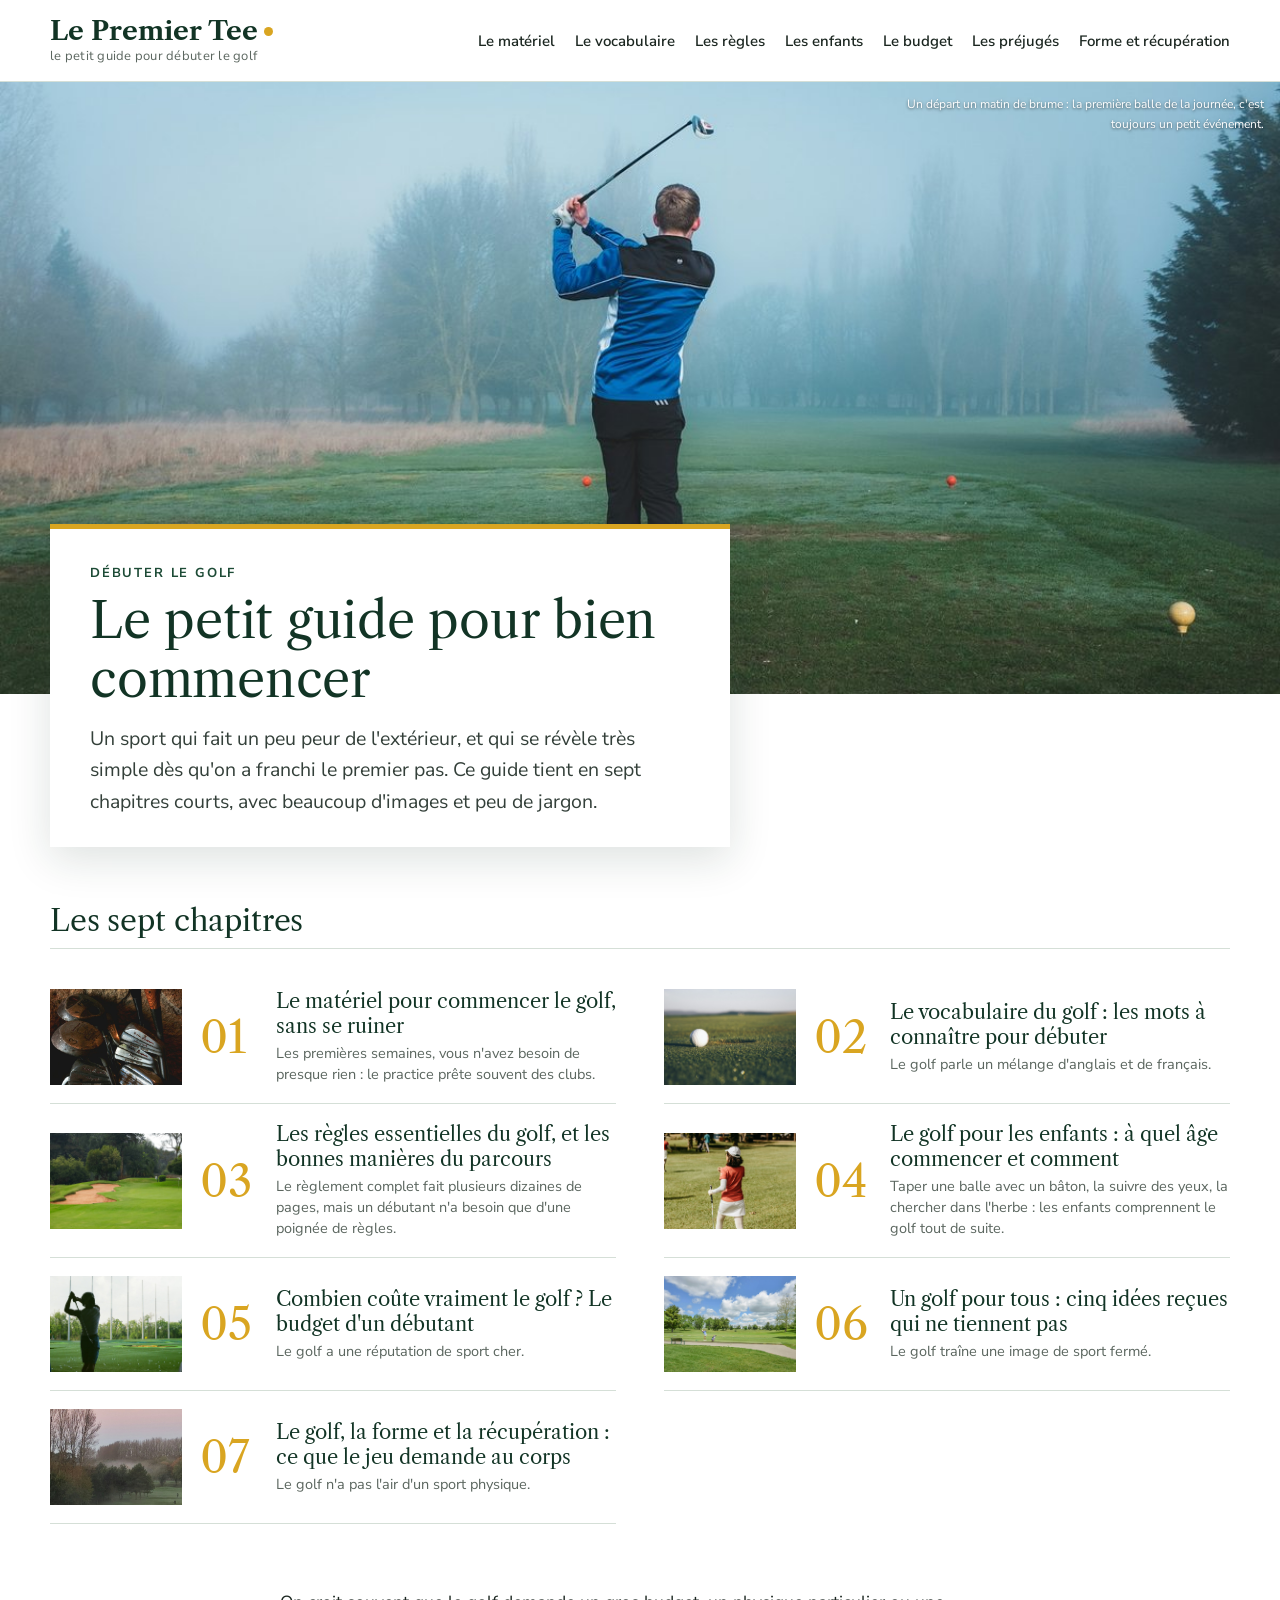
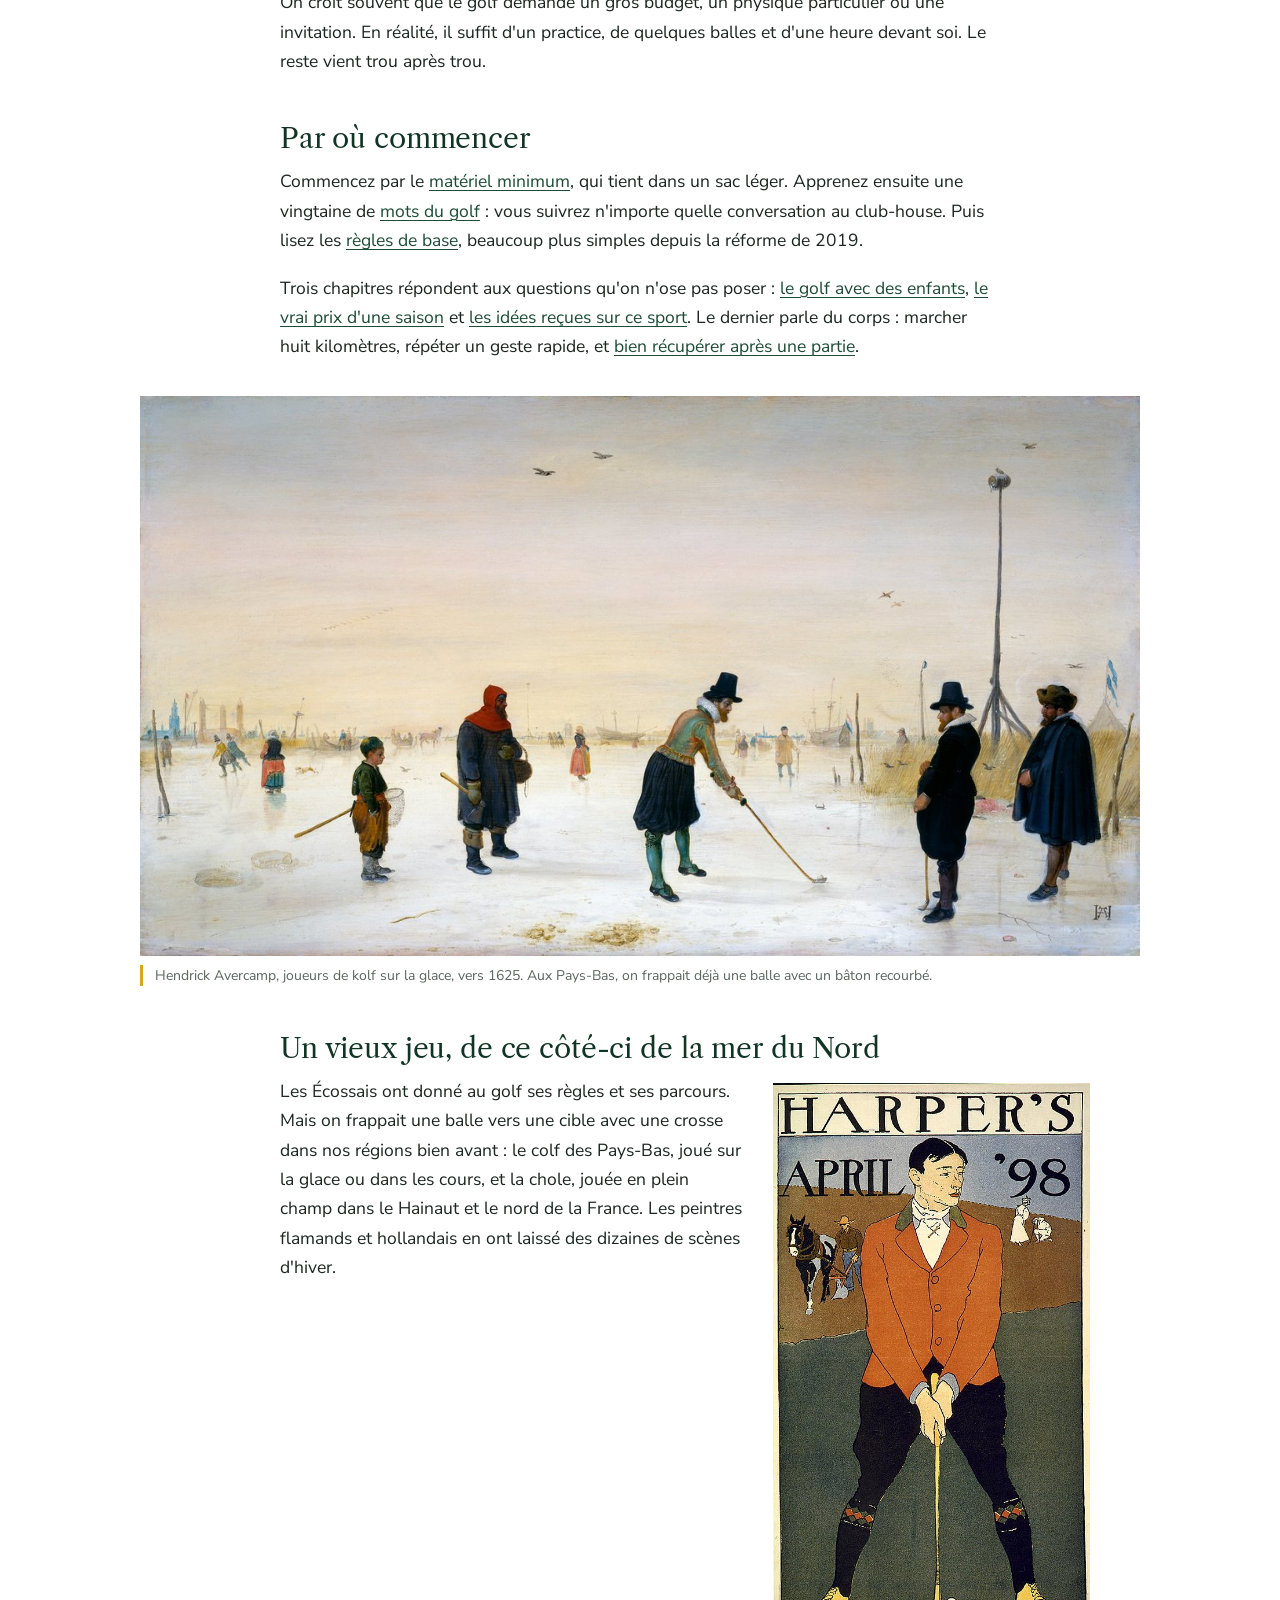
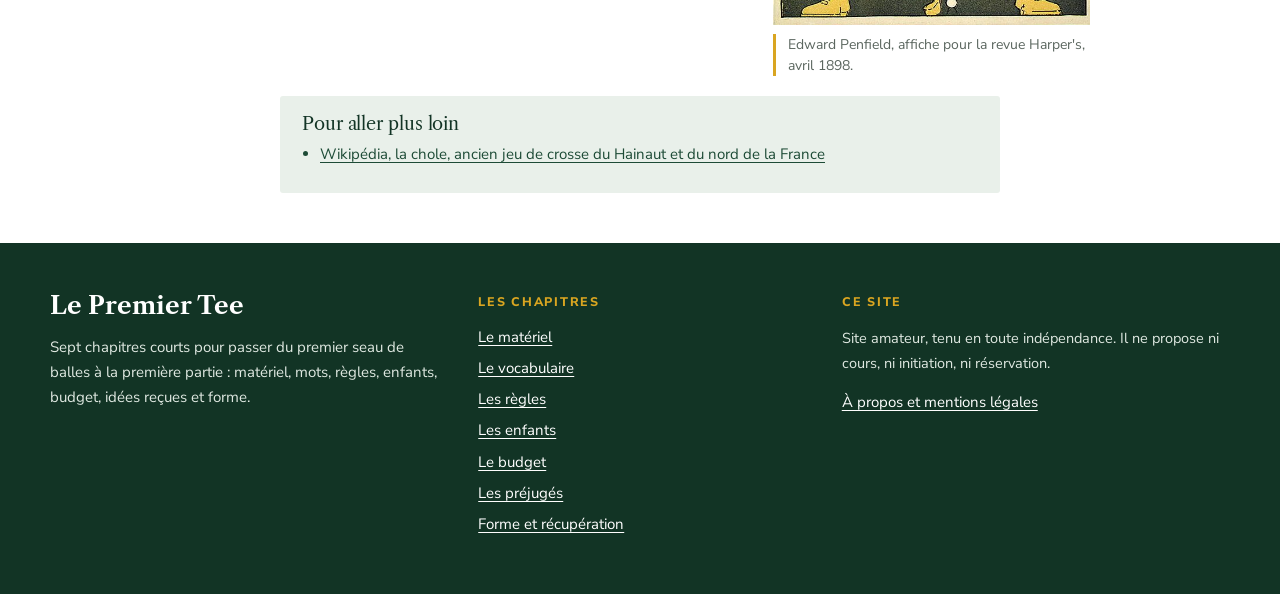
<file: index.html>
<!doctype html>
<html lang="fr">
<head>
<meta charset="utf-8">
<meta name="viewport" content="width=device-width, initial-scale=1">
<title>Le Premier Tee : le petit guide pour débuter le golf</title>
<meta name="description" content="Un petit guide illustré pour débuter le golf : matériel, vocabulaire, règles, enfants, budget réel, préjugés, forme et récupération. Simple et sans jargon.">
<link rel="canonical" href="https://www.commencerlegolf.be/">
<meta property="og:title" content="Débuter le golf : le petit guide pour bien commencer">
<meta property="og:description" content="Un petit guide illustré pour débuter le golf : matériel, vocabulaire, règles, enfants, budget réel, préjugés, forme et récupération. Simple et sans jargon.">
<meta property="og:type" content="website">
<link rel="icon" href="/favicon.svg" type="image/svg+xml">
<link rel="stylesheet" href="/assets/premier-tee.css">
</head>
<body class="accueil">
<header class="tete">
<div class="w tete-in"><a class="marque" href="/"><span class="marque-nom">Le Premier Tee</span><span class="marque-sous">le petit guide pour débuter le golf</span></a>
<details class="menu"><summary>Sommaire</summary><ul><li><a href="/le-materiel-pour-commencer/">Le matériel</a></li><li><a href="/le-vocabulaire-du-golf/">Le vocabulaire</a></li><li><a href="/les-regles-essentielles/">Les règles</a></li><li><a href="/le-golf-pour-les-enfants/">Les enfants</a></li><li><a href="/combien-coute-le-golf/">Le budget</a></li><li><a href="/un-golf-pour-tous/">Les préjugés</a></li><li><a href="/le-golf-la-forme-et-la-recuperation/">Forme et récupération</a></li></ul></details>
<nav class="nav-large" aria-label="Chapitres"><ul><li><a href="/le-materiel-pour-commencer/">Le matériel</a></li><li><a href="/le-vocabulaire-du-golf/">Le vocabulaire</a></li><li><a href="/les-regles-essentielles/">Les règles</a></li><li><a href="/le-golf-pour-les-enfants/">Les enfants</a></li><li><a href="/combien-coute-le-golf/">Le budget</a></li><li><a href="/un-golf-pour-tous/">Les préjugés</a></li><li><a href="/le-golf-la-forme-et-la-recuperation/">Forme et récupération</a></li></ul></nav></div>
</header>
<main>
<section class="une"><figure class="une-fig"><img src="/img/ph-brume-depart.jpg" width="1200" height="800" alt="Golfeur au départ d&#x27;un trou, un matin de brume" fetchpriority="high" decoding="async"><figcaption>Un départ un matin de brume : la première balle de la journée, c&#x27;est toujours un petit événement.</figcaption></figure>
<div class="une-panneau w"><div class="une-carte"><p class="surtitre">Débuter le golf</p><h1>Le petit guide pour bien commencer</h1><p class="chapo">Un sport qui fait un peu peur de l&#x27;extérieur, et qui se révèle très simple dès qu&#x27;on a franchi le premier pas. Ce guide tient en sept chapitres courts, avec beaucoup d&#x27;images et peu de jargon.</p></div></div></section>
<section class="w sommaire" aria-labelledby="t-chap"><h2 id="t-chap">Les sept chapitres</h2><ol class="chaps"><li class="chap"><a href="/le-materiel-pour-commencer/"><img src="/img/ph-clubs-mur.jpg" width="800" height="1200" alt="Illustration du chapitre : le matériel" loading="lazy" decoding="async">
<span class="chap-num">01</span><span class="chap-txt"><span class="chap-titre">Le matériel pour commencer le golf, sans se ruiner</span><span class="chap-desc">Les premières semaines, vous n&#x27;avez besoin de presque rien : le practice prête souvent des clubs.</span></span></a></li><li class="chap"><a href="/le-vocabulaire-du-golf/"><img src="/img/ph-balle-trou.jpg" width="1200" height="786" alt="Illustration du chapitre : le vocabulaire" loading="lazy" decoding="async">
<span class="chap-num">02</span><span class="chap-txt"><span class="chap-titre">Le vocabulaire du golf : les mots à connaître pour débuter</span><span class="chap-desc">Le golf parle un mélange d&#x27;anglais et de français.</span></span></a></li><li class="chap"><a href="/les-regles-essentielles/"><img src="/img/ph-bunker-green.jpg" width="1200" height="800" alt="Illustration du chapitre : les règles" loading="lazy" decoding="async">
<span class="chap-num">03</span><span class="chap-txt"><span class="chap-titre">Les règles essentielles du golf, et les bonnes manières du parcours</span><span class="chap-desc">Le règlement complet fait plusieurs dizaines de pages, mais un débutant n&#x27;a besoin que d&#x27;une poignée de règles.</span></span></a></li><li class="chap"><a href="/le-golf-pour-les-enfants/"><img src="/img/ph-fillette-club.jpg" width="1200" height="800" alt="Illustration du chapitre : les enfants" loading="lazy" decoding="async">
<span class="chap-num">04</span><span class="chap-txt"><span class="chap-titre">Le golf pour les enfants : à quel âge commencer et comment</span><span class="chap-desc">Taper une balle avec un bâton, la suivre des yeux, la chercher dans l&#x27;herbe : les enfants comprennent le golf tout de suite.</span></span></a></li><li class="chap"><a href="/combien-coute-le-golf/"><img src="/img/ph-practice-silhouette.jpg" width="1200" height="795" alt="Illustration du chapitre : le budget" loading="lazy" decoding="async">
<span class="chap-num">05</span><span class="chap-txt"><span class="chap-titre">Combien coûte vraiment le golf ? Le budget d&#x27;un débutant</span><span class="chap-desc">Le golf a une réputation de sport cher.</span></span></a></li><li class="chap"><a href="/un-golf-pour-tous/"><img src="/img/ph-parcours-parc.jpg" width="1200" height="852" alt="Illustration du chapitre : les préjugés" loading="lazy" decoding="async">
<span class="chap-num">06</span><span class="chap-txt"><span class="chap-titre">Un golf pour tous : cinq idées reçues qui ne tiennent pas</span><span class="chap-desc">Le golf traîne une image de sport fermé.</span></span></a></li><li class="chap"><a href="/le-golf-la-forme-et-la-recuperation/"><img src="/img/ph-parcours-brume.jpg" width="900" height="1200" alt="Illustration du chapitre : forme et récupération" loading="lazy" decoding="async">
<span class="chap-num">07</span><span class="chap-txt"><span class="chap-titre">Le golf, la forme et la récupération : ce que le jeu demande au corps</span><span class="chap-desc">Le golf n&#x27;a pas l&#x27;air d&#x27;un sport physique.</span></span></a></li></ol></section>
<section class="w etroit texte"><p>On croit souvent que le golf demande un gros budget, un physique particulier ou une invitation. En réalité, il suffit d&#x27;un practice, de quelques balles et d&#x27;une heure devant soi. Le reste vient trou après trou.</p>
<h2>Par où commencer</h2>
<p>Commencez par le <a href="/le-materiel-pour-commencer/">matériel minimum</a>, qui tient dans un sac léger. Apprenez ensuite une vingtaine de <a href="/le-vocabulaire-du-golf/">mots du golf</a> : vous suivrez n&#x27;importe quelle conversation au club-house. Puis lisez les <a href="/les-regles-essentielles/">règles de base</a>, beaucoup plus simples depuis la réforme de 2019.</p>
<p>Trois chapitres répondent aux questions qu&#x27;on n&#x27;ose pas poser : <a href="/le-golf-pour-les-enfants/">le golf avec des enfants</a>, <a href="/combien-coute-le-golf/">le vrai prix d&#x27;une saison</a> et <a href="/un-golf-pour-tous/">les idées reçues sur ce sport</a>. Le dernier parle du corps : marcher huit kilomètres, répéter un geste rapide, et <a href="/le-golf-la-forme-et-la-recuperation/">bien récupérer après une partie</a>.</p>
<figure class="fig large"><img src="/img/an-kolf-avercamp.jpg" width="1200" height="672" alt="Peinture de joueurs de kolf sur un canal gelé, vers 1625" loading="lazy" decoding="async"><figcaption>Hendrick Avercamp, joueurs de kolf sur la glace, vers 1625. Aux Pays-Bas, on frappait déjà une balle avec un bâton recourbé.</figcaption></figure>
<h2>Un vieux jeu, de ce côté-ci de la mer du Nord</h2>
<figure class="fig portrait"><img src="/img/an-harpers-1898.jpg" width="547" height="937" alt="Affiche de 1898 montrant un jeune golfeur en veste orange, club en main" loading="lazy" decoding="async"><figcaption>Edward Penfield, affiche pour la revue Harper&#x27;s, avril 1898.</figcaption></figure>
<p>Les Écossais ont donné au golf ses règles et ses parcours. Mais on frappait une balle vers une cible avec une crosse dans nos régions bien avant : le colf des Pays-Bas, joué sur la glace ou dans les cours, et la chole, jouée en plein champ dans le Hainaut et le nord de la France. Les peintres flamands et hollandais en ont laissé des dizaines de scènes d&#x27;hiver.</p><aside class="sources"><h2>Pour aller plus loin</h2><ul><li><a href="https://fr.wikipedia.org/wiki/Chole" rel="nofollow noopener">Wikipédia, la chole, ancien jeu de crosse du Hainaut et du nord de la France</a></li></ul></aside></section>
</main>
<footer class="pied"><div class="w pied-in">
<div><p class="pied-nom">Le Premier Tee</p><p>Sept chapitres courts pour passer du premier seau de balles à la première partie : matériel, mots, règles, enfants, budget, idées reçues et forme.</p></div>
<div><p class="pied-titre">Les chapitres</p><ul><li><a href="/le-materiel-pour-commencer/">Le matériel</a></li><li><a href="/le-vocabulaire-du-golf/">Le vocabulaire</a></li><li><a href="/les-regles-essentielles/">Les règles</a></li><li><a href="/le-golf-pour-les-enfants/">Les enfants</a></li><li><a href="/combien-coute-le-golf/">Le budget</a></li><li><a href="/un-golf-pour-tous/">Les préjugés</a></li><li><a href="/le-golf-la-forme-et-la-recuperation/">Forme et récupération</a></li></ul></div>
<div><p class="pied-titre">Ce site</p><p class="independance">Site amateur, tenu en toute indépendance. Il ne propose ni cours, ni initiation, ni réservation.</p><p><a href="/a-propos/">À propos et mentions légales</a></p></div>
</div></footer>
</body>
</html>
</file>
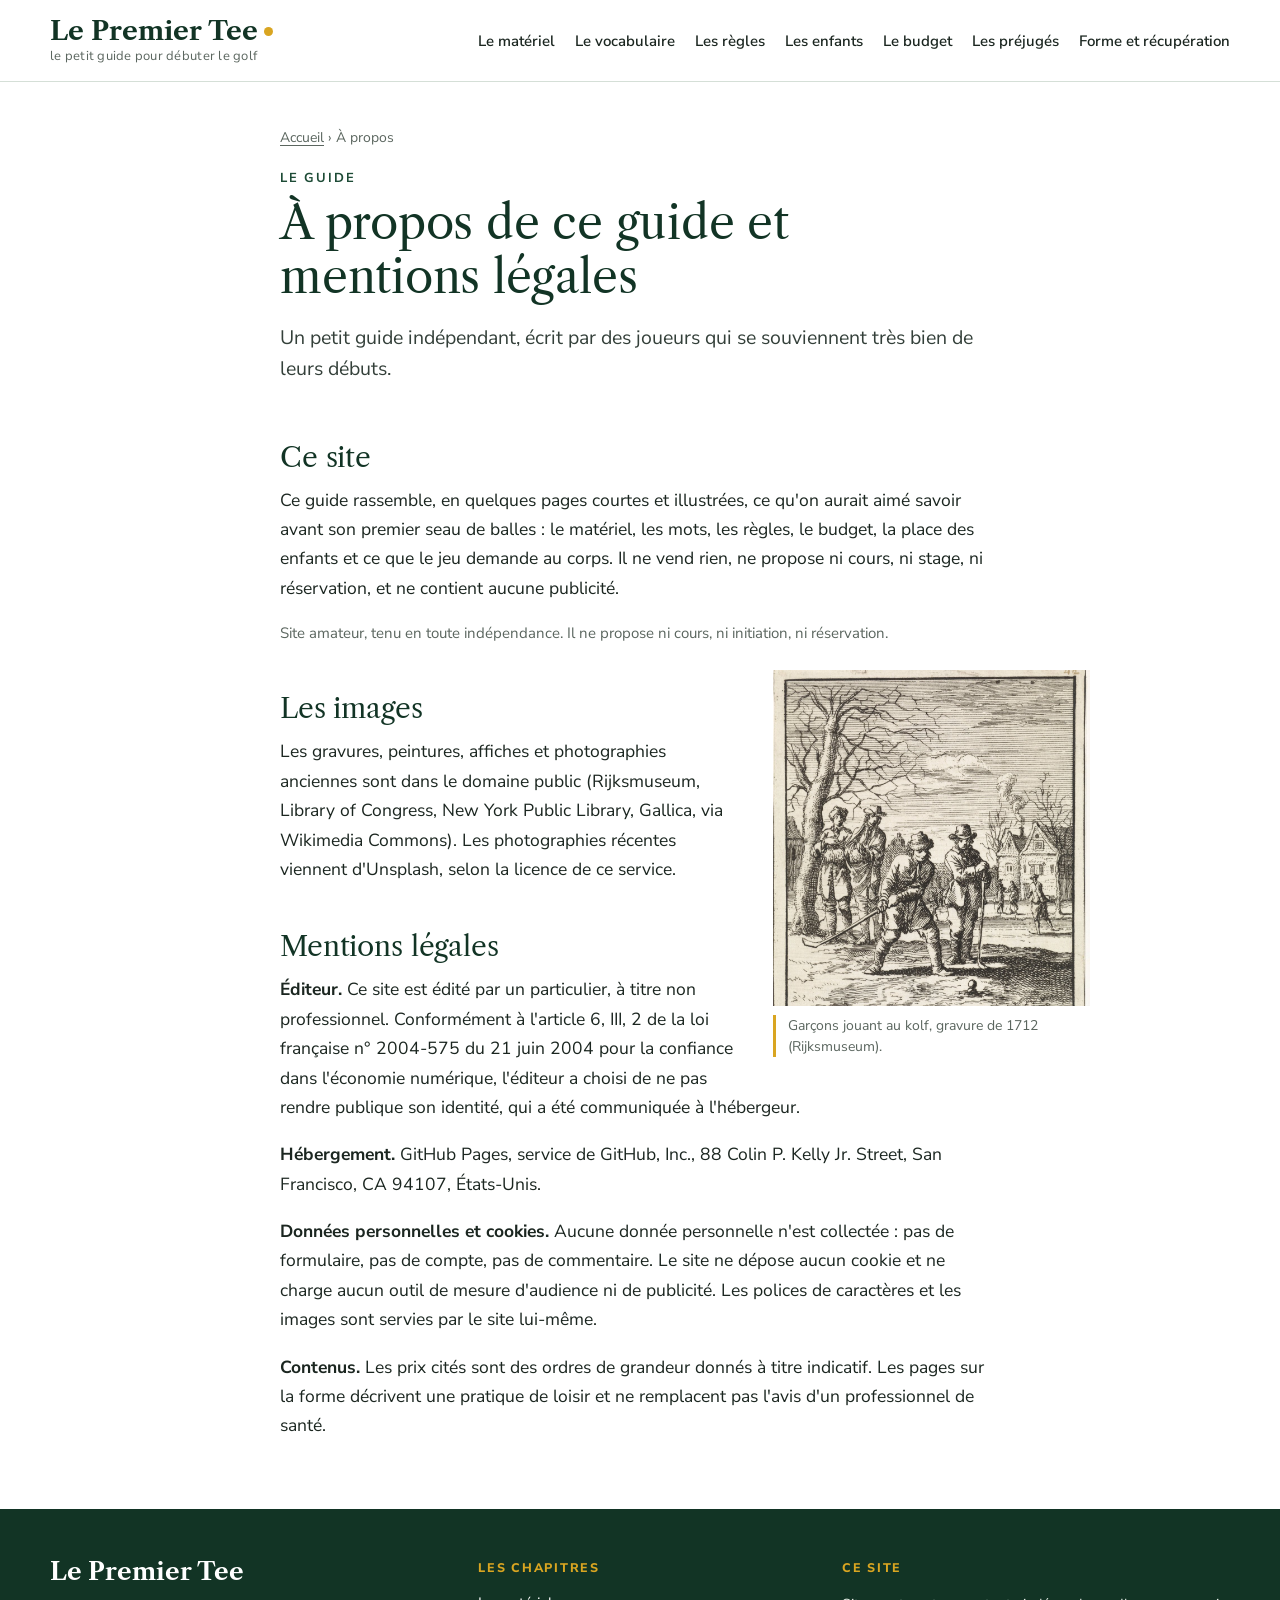
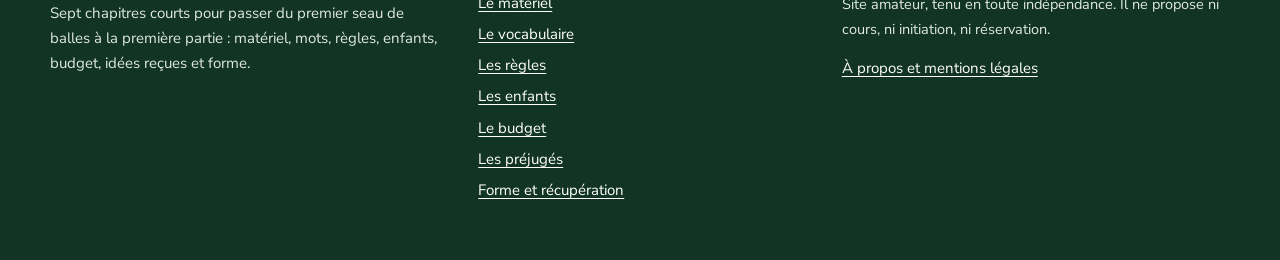
<file: a-propos/index.html>
<!doctype html>
<html lang="fr">
<head>
<meta charset="utf-8">
<meta name="viewport" content="width=device-width, initial-scale=1">
<title>À propos de ce guide et mentions légales | Le Premier Tee</title>
<meta name="description" content="Qui écrit ce petit guide pour débuter le golf, d&#x27;où viennent ses images, et les mentions légales : éditeur, hébergement, aucun cookie ni mesure d&#x27;audience.">
<link rel="canonical" href="https://www.commencerlegolf.be/a-propos/">
<meta property="og:title" content="À propos de ce guide et mentions légales">
<meta property="og:description" content="Qui écrit ce petit guide pour débuter le golf, d&#x27;où viennent ses images, et les mentions légales : éditeur, hébergement, aucun cookie ni mesure d&#x27;audience.">
<meta property="og:type" content="article">
<link rel="icon" href="/favicon.svg" type="image/svg+xml">
<link rel="stylesheet" href="/assets/premier-tee.css">
</head>
<body class="page">
<header class="tete">
<div class="w tete-in"><a class="marque" href="/"><span class="marque-nom">Le Premier Tee</span><span class="marque-sous">le petit guide pour débuter le golf</span></a>
<details class="menu"><summary>Sommaire</summary><ul><li><a href="/le-materiel-pour-commencer/">Le matériel</a></li><li><a href="/le-vocabulaire-du-golf/">Le vocabulaire</a></li><li><a href="/les-regles-essentielles/">Les règles</a></li><li><a href="/le-golf-pour-les-enfants/">Les enfants</a></li><li><a href="/combien-coute-le-golf/">Le budget</a></li><li><a href="/un-golf-pour-tous/">Les préjugés</a></li><li><a href="/le-golf-la-forme-et-la-recuperation/">Forme et récupération</a></li></ul></details>
<nav class="nav-large" aria-label="Chapitres"><ul><li><a href="/le-materiel-pour-commencer/">Le matériel</a></li><li><a href="/le-vocabulaire-du-golf/">Le vocabulaire</a></li><li><a href="/les-regles-essentielles/">Les règles</a></li><li><a href="/le-golf-pour-les-enfants/">Les enfants</a></li><li><a href="/combien-coute-le-golf/">Le budget</a></li><li><a href="/un-golf-pour-tous/">Les préjugés</a></li><li><a href="/le-golf-la-forme-et-la-recuperation/">Forme et récupération</a></li></ul></nav></div>
</header>
<main>
<article>
<header class="a-tete w etroit"><p class="fil"><a href="/">Accueil</a> › À propos</p><p class="surtitre">Le guide</p>
<h1>À propos de ce guide et mentions légales</h1><p class="chapo">Un petit guide indépendant, écrit par des joueurs qui se souviennent très bien de leurs débuts.</p></header>
<div class="w etroit texte"><h2>Ce site</h2>
<p>Ce guide rassemble, en quelques pages courtes et illustrées, ce qu&#x27;on aurait aimé savoir avant son premier seau de balles : le matériel, les mots, les règles, le budget, la place des enfants et ce que le jeu demande au corps. Il ne vend rien, ne propose ni cours, ni stage, ni réservation, et ne contient aucune publicité.</p>
<p class="independance">Site amateur, tenu en toute indépendance. Il ne propose ni cours, ni initiation, ni réservation.</p>
<figure class="fig portrait"><img src="/img/an-kolf-gravure.jpg" width="1133" height="1200" alt="Gravure ancienne de garçons jouant au kolf devant une maison, en hiver" fetchpriority="high" decoding="async"><figcaption>Garçons jouant au kolf, gravure de 1712 (Rijksmuseum).</figcaption></figure>
<h2>Les images</h2>
<p>Les gravures, peintures, affiches et photographies anciennes sont dans le domaine public (Rijksmuseum, Library of Congress, New York Public Library, Gallica, via Wikimedia Commons). Les photographies récentes viennent d&#x27;Unsplash, selon la licence de ce service.</p>
<h2>Mentions légales</h2>
<p><strong>Éditeur.</strong> Ce site est édité par un particulier, à titre non professionnel. Conformément à l&#x27;article 6, III, 2 de la loi française n° 2004-575 du 21 juin 2004 pour la confiance dans l&#x27;économie numérique, l&#x27;éditeur a choisi de ne pas rendre publique son identité, qui a été communiquée à l&#x27;hébergeur.</p>
<p><strong>Hébergement.</strong> GitHub Pages, service de GitHub, Inc., 88 Colin P. Kelly Jr. Street, San Francisco, CA 94107, États-Unis.</p>
<p><strong>Données personnelles et cookies.</strong> Aucune donnée personnelle n&#x27;est collectée : pas de formulaire, pas de compte, pas de commentaire. Le site ne dépose aucun cookie et ne charge aucun outil de mesure d&#x27;audience ni de publicité. Les polices de caractères et les images sont servies par le site lui-même.</p>
<p><strong>Contenus.</strong> Les prix cités sont des ordres de grandeur donnés à titre indicatif. Les pages sur la forme décrivent une pratique de loisir et ne remplacent pas l&#x27;avis d&#x27;un professionnel de santé.</p></div>
</article>

</main>
<footer class="pied"><div class="w pied-in">
<div><p class="pied-nom">Le Premier Tee</p><p>Sept chapitres courts pour passer du premier seau de balles à la première partie : matériel, mots, règles, enfants, budget, idées reçues et forme.</p></div>
<div><p class="pied-titre">Les chapitres</p><ul><li><a href="/le-materiel-pour-commencer/">Le matériel</a></li><li><a href="/le-vocabulaire-du-golf/">Le vocabulaire</a></li><li><a href="/les-regles-essentielles/">Les règles</a></li><li><a href="/le-golf-pour-les-enfants/">Les enfants</a></li><li><a href="/combien-coute-le-golf/">Le budget</a></li><li><a href="/un-golf-pour-tous/">Les préjugés</a></li><li><a href="/le-golf-la-forme-et-la-recuperation/">Forme et récupération</a></li></ul></div>
<div><p class="pied-titre">Ce site</p><p class="independance">Site amateur, tenu en toute indépendance. Il ne propose ni cours, ni initiation, ni réservation.</p><p><a href="/a-propos/">À propos et mentions légales</a></p></div>
</div></footer>
</body>
</html>
</file>
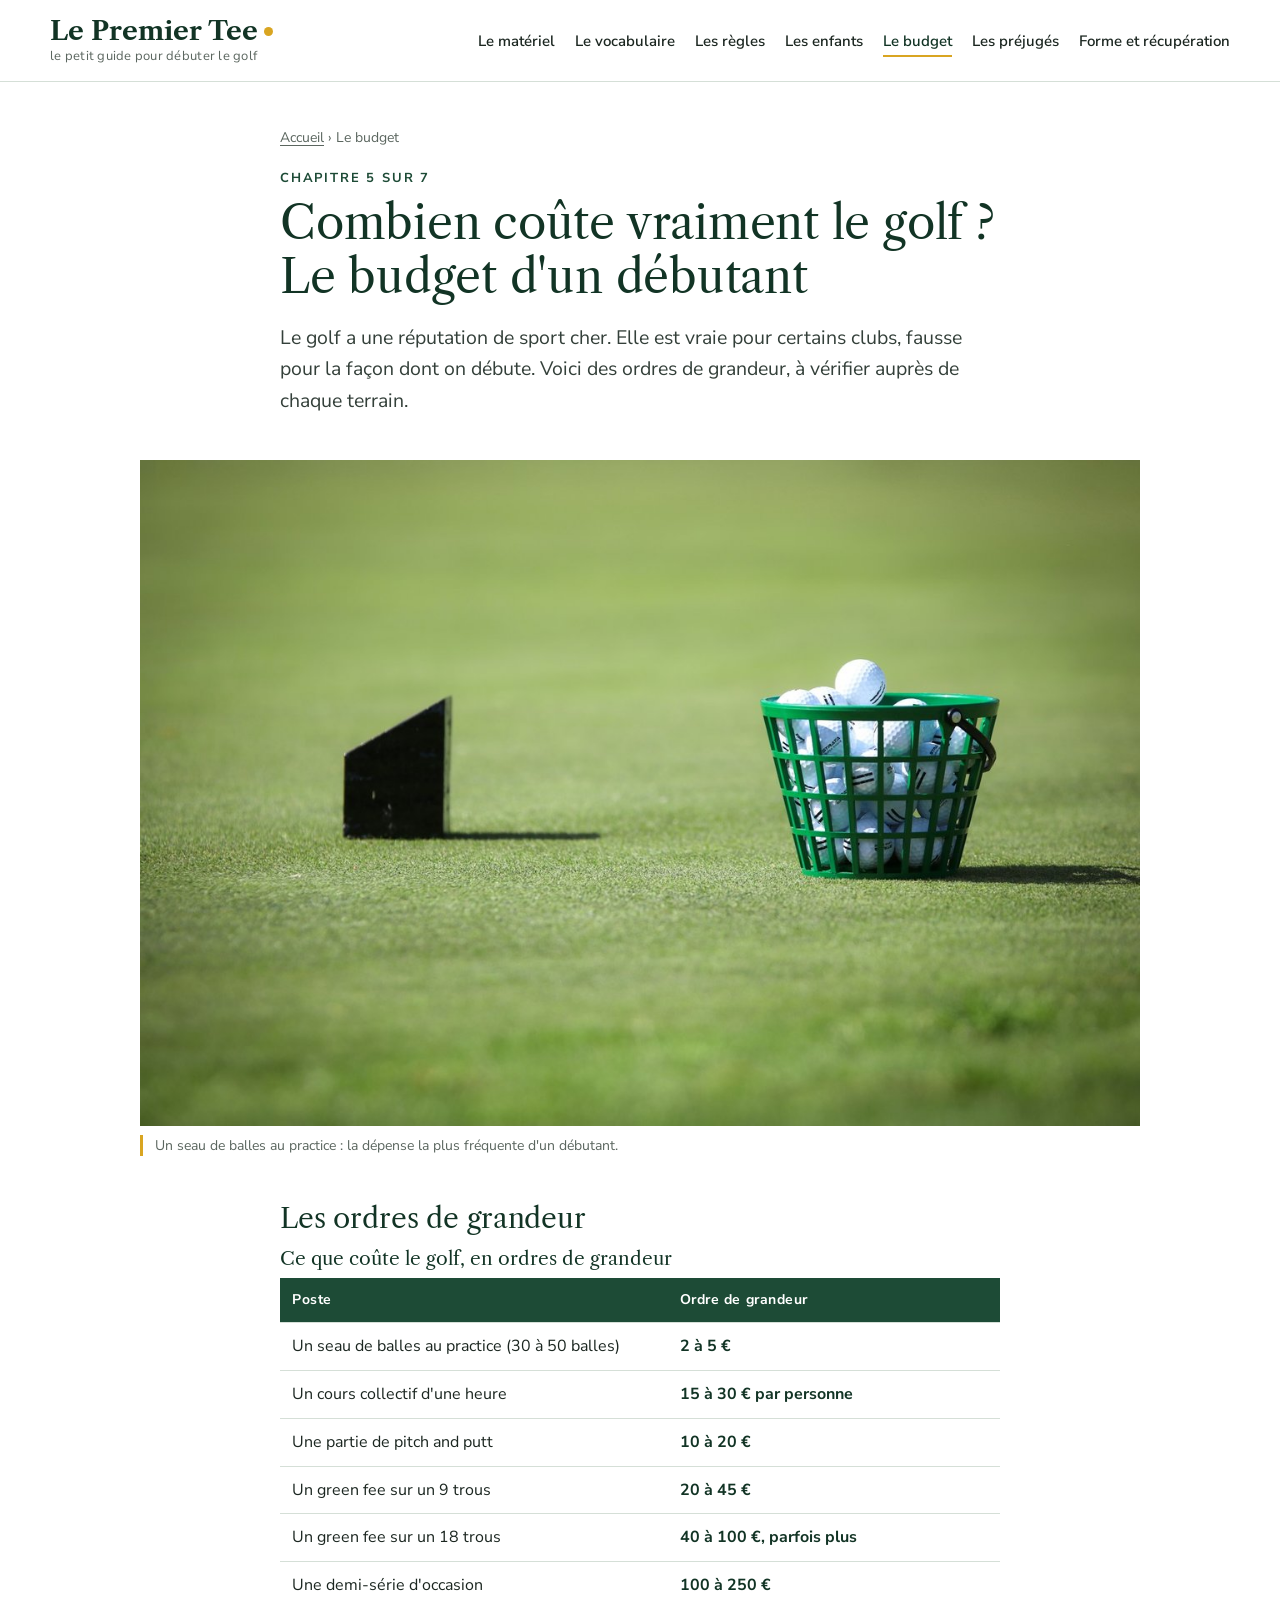
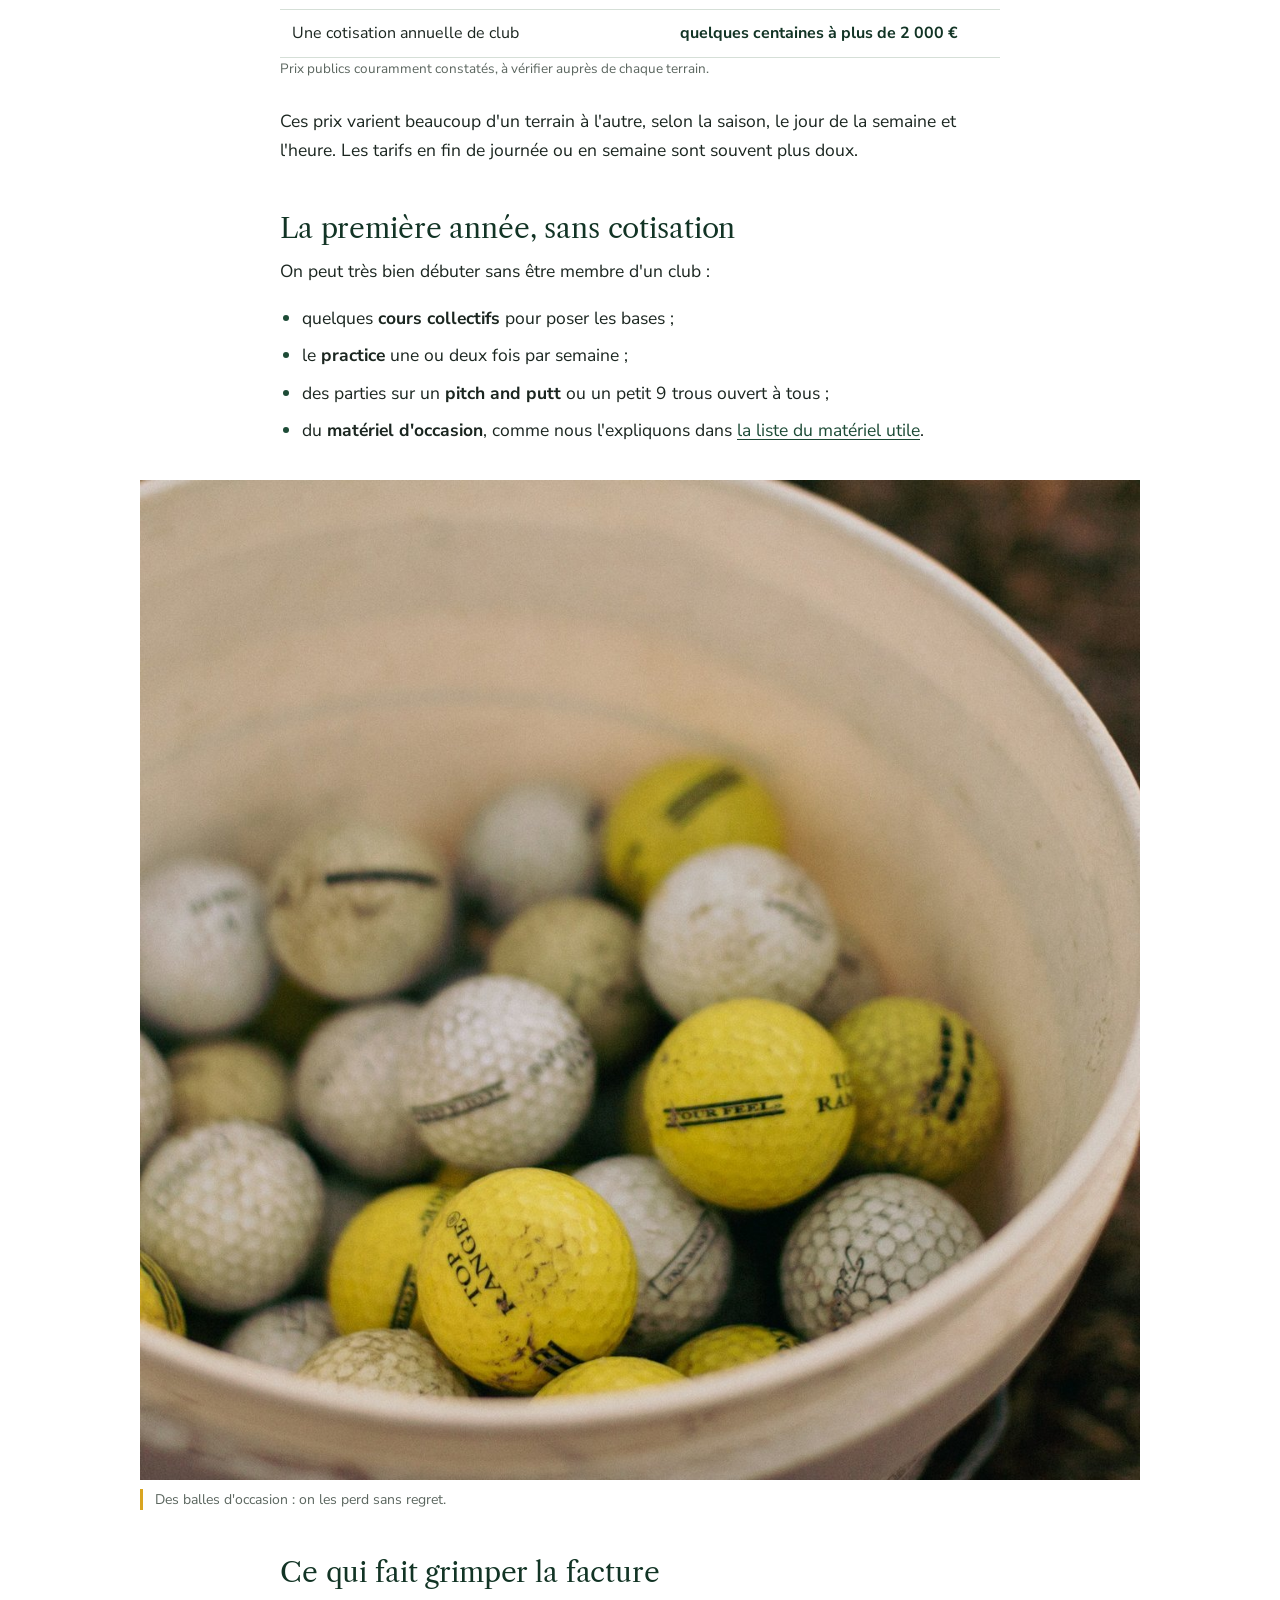
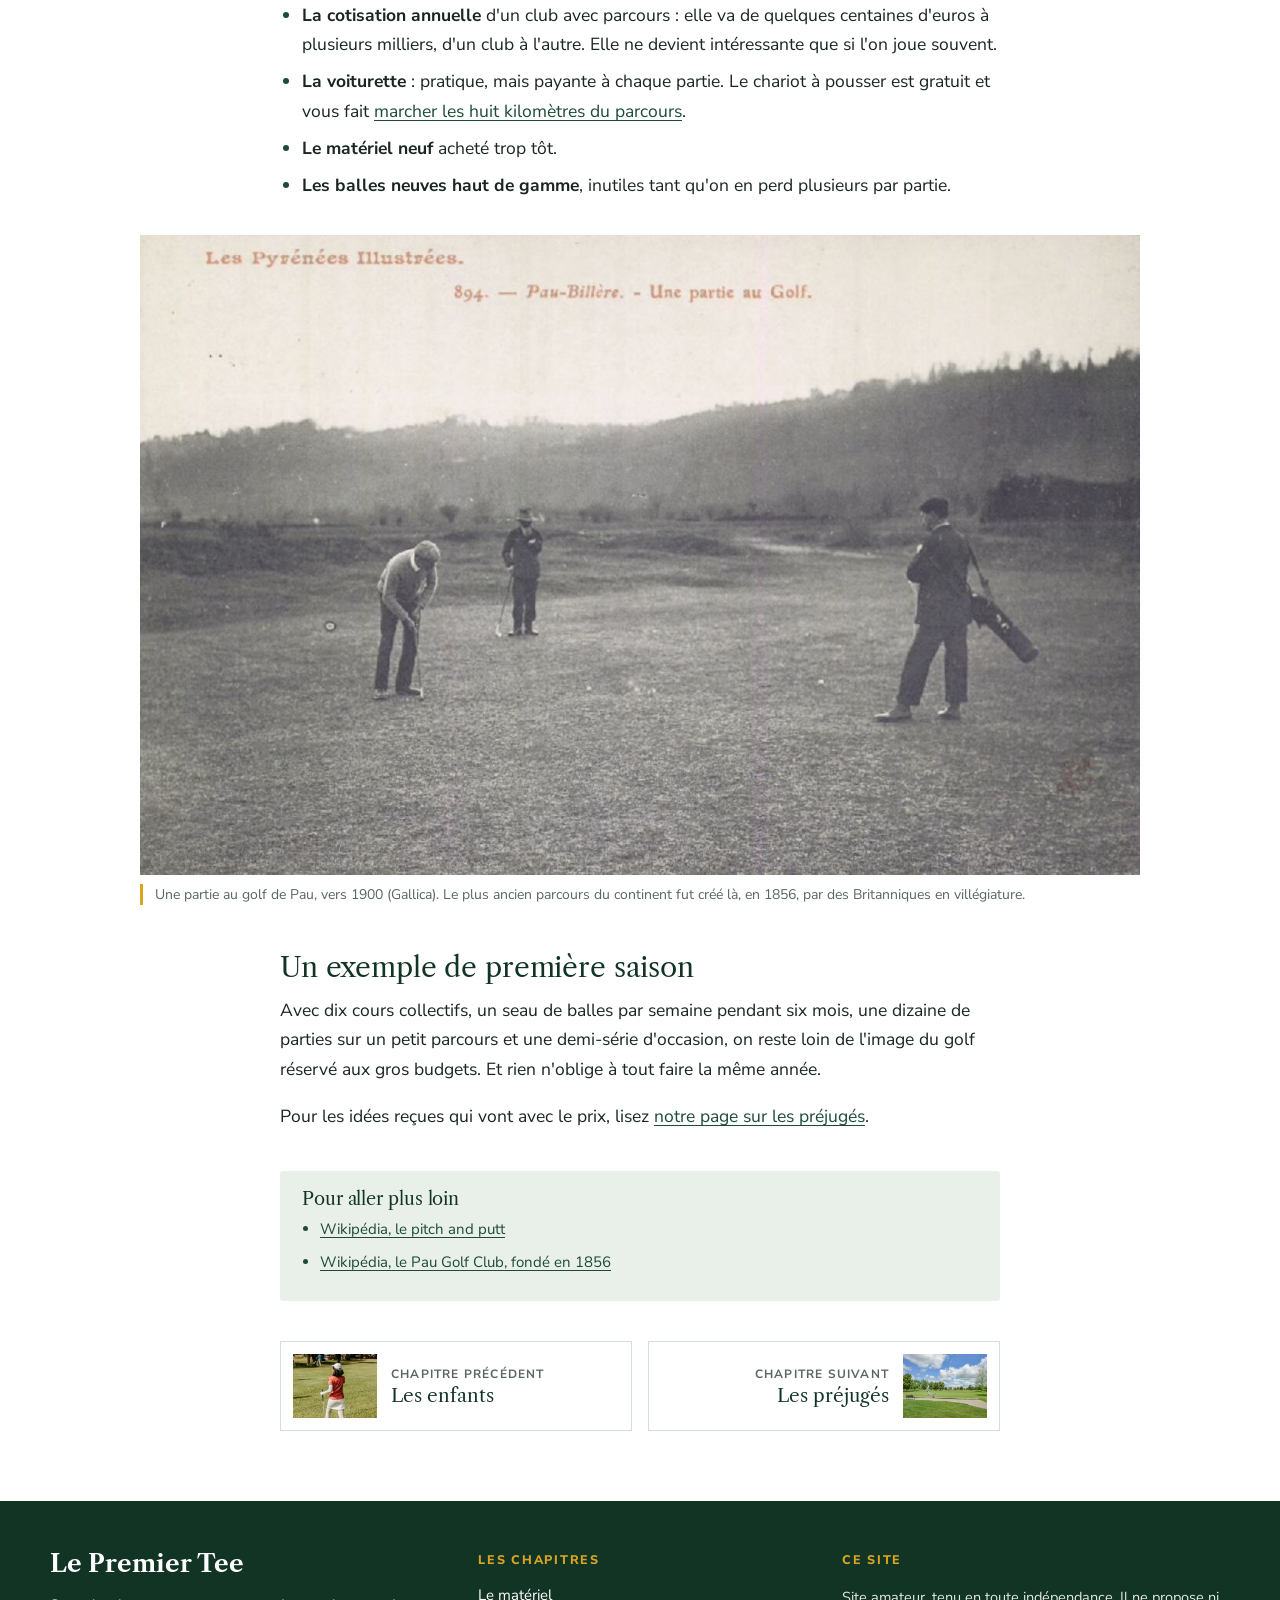
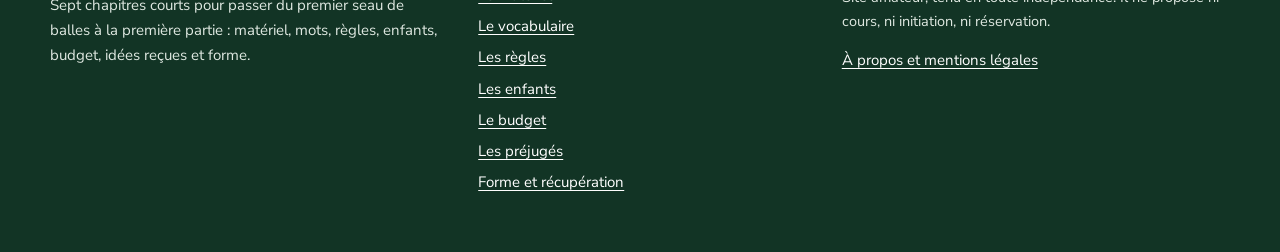
<file: combien-coute-le-golf/index.html>
<!doctype html>
<html lang="fr">
<head>
<meta charset="utf-8">
<meta name="viewport" content="width=device-width, initial-scale=1">
<title>Combien coûte vraiment le golf ? Le budget d&#x27;un débutant | Le Premier Tee</title>
<meta name="description" content="Seau de balles, cours, green fee, cotisation, matériel d&#x27;occasion : combien coûte vraiment le golf la première année, avec des ordres de grandeur réalistes.">
<link rel="canonical" href="https://www.commencerlegolf.be/combien-coute-le-golf/">
<meta property="og:title" content="Combien coûte vraiment le golf ? Le budget d&#x27;un débutant">
<meta property="og:description" content="Seau de balles, cours, green fee, cotisation, matériel d&#x27;occasion : combien coûte vraiment le golf la première année, avec des ordres de grandeur réalistes.">
<meta property="og:type" content="article">
<link rel="icon" href="/favicon.svg" type="image/svg+xml">
<link rel="stylesheet" href="/assets/premier-tee.css">
</head>
<body class="page">
<header class="tete">
<div class="w tete-in"><a class="marque" href="/"><span class="marque-nom">Le Premier Tee</span><span class="marque-sous">le petit guide pour débuter le golf</span></a>
<details class="menu"><summary>Sommaire</summary><ul><li><a href="/le-materiel-pour-commencer/">Le matériel</a></li><li><a href="/le-vocabulaire-du-golf/">Le vocabulaire</a></li><li><a href="/les-regles-essentielles/">Les règles</a></li><li><a href="/le-golf-pour-les-enfants/">Les enfants</a></li><li><a href="/combien-coute-le-golf/" aria-current="page">Le budget</a></li><li><a href="/un-golf-pour-tous/">Les préjugés</a></li><li><a href="/le-golf-la-forme-et-la-recuperation/">Forme et récupération</a></li></ul></details>
<nav class="nav-large" aria-label="Chapitres"><ul><li><a href="/le-materiel-pour-commencer/">Le matériel</a></li><li><a href="/le-vocabulaire-du-golf/">Le vocabulaire</a></li><li><a href="/les-regles-essentielles/">Les règles</a></li><li><a href="/le-golf-pour-les-enfants/">Les enfants</a></li><li><a href="/combien-coute-le-golf/" aria-current="page">Le budget</a></li><li><a href="/un-golf-pour-tous/">Les préjugés</a></li><li><a href="/le-golf-la-forme-et-la-recuperation/">Forme et récupération</a></li></ul></nav></div>
</header>
<main>
<article>
<header class="a-tete w etroit"><p class="fil"><a href="/">Accueil</a> › Le budget</p><p class="surtitre">Chapitre 5 sur 7</p>
<h1>Combien coûte vraiment le golf ? Le budget d&#x27;un débutant</h1><p class="chapo">Le golf a une réputation de sport cher. Elle est vraie pour certains clubs, fausse pour la façon dont on débute. Voici des ordres de grandeur, à vérifier auprès de chaque terrain.</p></header>
<div class="w etroit texte"><figure class="fig large"><img src="/img/ph-panier-practice.jpg" width="1200" height="800" alt="Panier vert rempli de balles de practice posé sur l&#x27;herbe" fetchpriority="high" decoding="async"><figcaption>Un seau de balles au practice : la dépense la plus fréquente d&#x27;un débutant.</figcaption></figure>
<h2>Les ordres de grandeur</h2>
<div class="budget"><table><caption>Ce que coûte le golf, en ordres de grandeur</caption><thead><tr><th scope="col">Poste</th><th scope="col">Ordre de grandeur</th></tr></thead><tbody><tr><th scope="row">Un seau de balles au practice (30 à 50 balles)</th><td>2 à 5 €</td></tr><tr><th scope="row">Un cours collectif d&#x27;une heure</th><td>15 à 30 € par personne</td></tr><tr><th scope="row">Une partie de pitch and putt</th><td>10 à 20 €</td></tr><tr><th scope="row">Un green fee sur un 9 trous</th><td>20 à 45 €</td></tr><tr><th scope="row">Un green fee sur un 18 trous</th><td>40 à 100 €, parfois plus</td></tr><tr><th scope="row">Une demi-série d&#x27;occasion</th><td>100 à 250 €</td></tr><tr><th scope="row">Une cotisation annuelle de club</th><td>quelques centaines à plus de 2 000 €</td></tr></tbody></table><p class="note-tab">Prix publics couramment constatés, à vérifier auprès de chaque terrain.</p></div>
<p>Ces prix varient beaucoup d&#x27;un terrain à l&#x27;autre, selon la saison, le jour de la semaine et l&#x27;heure. Les tarifs en fin de journée ou en semaine sont souvent plus doux.</p>
<h2>La première année, sans cotisation</h2>
<p>On peut très bien débuter sans être membre d&#x27;un club :</p>
<ul>
<li>quelques <strong>cours collectifs</strong> pour poser les bases ;</li>
<li>le <strong>practice</strong> une ou deux fois par semaine ;</li>
<li>des parties sur un <strong>pitch and putt</strong> ou un petit 9 trous ouvert à tous ;</li>
<li>du <strong>matériel d&#x27;occasion</strong>, comme nous l&#x27;expliquons dans <a href="/le-materiel-pour-commencer/">la liste du matériel utile</a>.</li>
</ul>
<figure class="fig large"><img src="/img/ph-seau-balles.jpg" width="1200" height="1200" alt="Seau rempli de vieilles balles de golf blanches et jaunes" loading="lazy" decoding="async"><figcaption>Des balles d&#x27;occasion : on les perd sans regret.</figcaption></figure>
<h2>Ce qui fait grimper la facture</h2>
<ul>
<li><strong>La cotisation annuelle</strong> d&#x27;un club avec parcours : elle va de quelques centaines d&#x27;euros à plusieurs milliers, d&#x27;un club à l&#x27;autre. Elle ne devient intéressante que si l&#x27;on joue souvent.</li>
<li><strong>La voiturette</strong> : pratique, mais payante à chaque partie. Le chariot à pousser est gratuit et vous fait <a href="/le-golf-la-forme-et-la-recuperation/">marcher les huit kilomètres du parcours</a>.</li>
<li><strong>Le matériel neuf</strong> acheté trop tôt.</li>
<li><strong>Les balles neuves haut de gamme</strong>, inutiles tant qu&#x27;on en perd plusieurs par partie.</li>
</ul>
<figure class="fig large"><img src="/img/an-pau-1900.jpg" width="1200" height="768" alt="Carte postale ancienne d&#x27;une partie de golf à Pau, joueurs et caddies sur le parcours" loading="lazy" decoding="async"><figcaption>Une partie au golf de Pau, vers 1900 (Gallica). Le plus ancien parcours du continent fut créé là, en 1856, par des Britanniques en villégiature.</figcaption></figure>
<h2>Un exemple de première saison</h2>
<p>Avec dix cours collectifs, un seau de balles par semaine pendant six mois, une dizaine de parties sur un petit parcours et une demi-série d&#x27;occasion, on reste loin de l&#x27;image du golf réservé aux gros budgets. Et rien n&#x27;oblige à tout faire la même année.</p>
<p>Pour les idées reçues qui vont avec le prix, lisez <a href="/un-golf-pour-tous/">notre page sur les préjugés</a>.</p><aside class="sources"><h2>Pour aller plus loin</h2><ul><li><a href="https://fr.wikipedia.org/wiki/Pitch_and_putt" rel="nofollow noopener">Wikipédia, le pitch and putt</a></li><li><a href="https://fr.wikipedia.org/wiki/Pau_Golf_Club" rel="nofollow noopener">Wikipédia, le Pau Golf Club, fondé en 1856</a></li></ul></aside></div>
</article>
<nav class="suite w etroit" aria-label="Chapitres voisins"><a class="suite-g" href="/le-golf-pour-les-enfants/"><img src="/img/ph-fillette-club.jpg" width="1200" height="800" alt="Vignette du chapitre les enfants" loading="lazy" decoding="async"><span><small>Chapitre précédent</small>Les enfants</span></a><a class="suite-d" href="/un-golf-pour-tous/"><img src="/img/ph-parcours-parc.jpg" width="1200" height="852" alt="Vignette du chapitre les préjugés" loading="lazy" decoding="async"><span><small>Chapitre suivant</small>Les préjugés</span></a></nav>
</main>
<footer class="pied"><div class="w pied-in">
<div><p class="pied-nom">Le Premier Tee</p><p>Sept chapitres courts pour passer du premier seau de balles à la première partie : matériel, mots, règles, enfants, budget, idées reçues et forme.</p></div>
<div><p class="pied-titre">Les chapitres</p><ul><li><a href="/le-materiel-pour-commencer/">Le matériel</a></li><li><a href="/le-vocabulaire-du-golf/">Le vocabulaire</a></li><li><a href="/les-regles-essentielles/">Les règles</a></li><li><a href="/le-golf-pour-les-enfants/">Les enfants</a></li><li><a href="/combien-coute-le-golf/">Le budget</a></li><li><a href="/un-golf-pour-tous/">Les préjugés</a></li><li><a href="/le-golf-la-forme-et-la-recuperation/">Forme et récupération</a></li></ul></div>
<div><p class="pied-titre">Ce site</p><p class="independance">Site amateur, tenu en toute indépendance. Il ne propose ni cours, ni initiation, ni réservation.</p><p><a href="/a-propos/">À propos et mentions légales</a></p></div>
</div></footer>
</body>
</html>
</file>
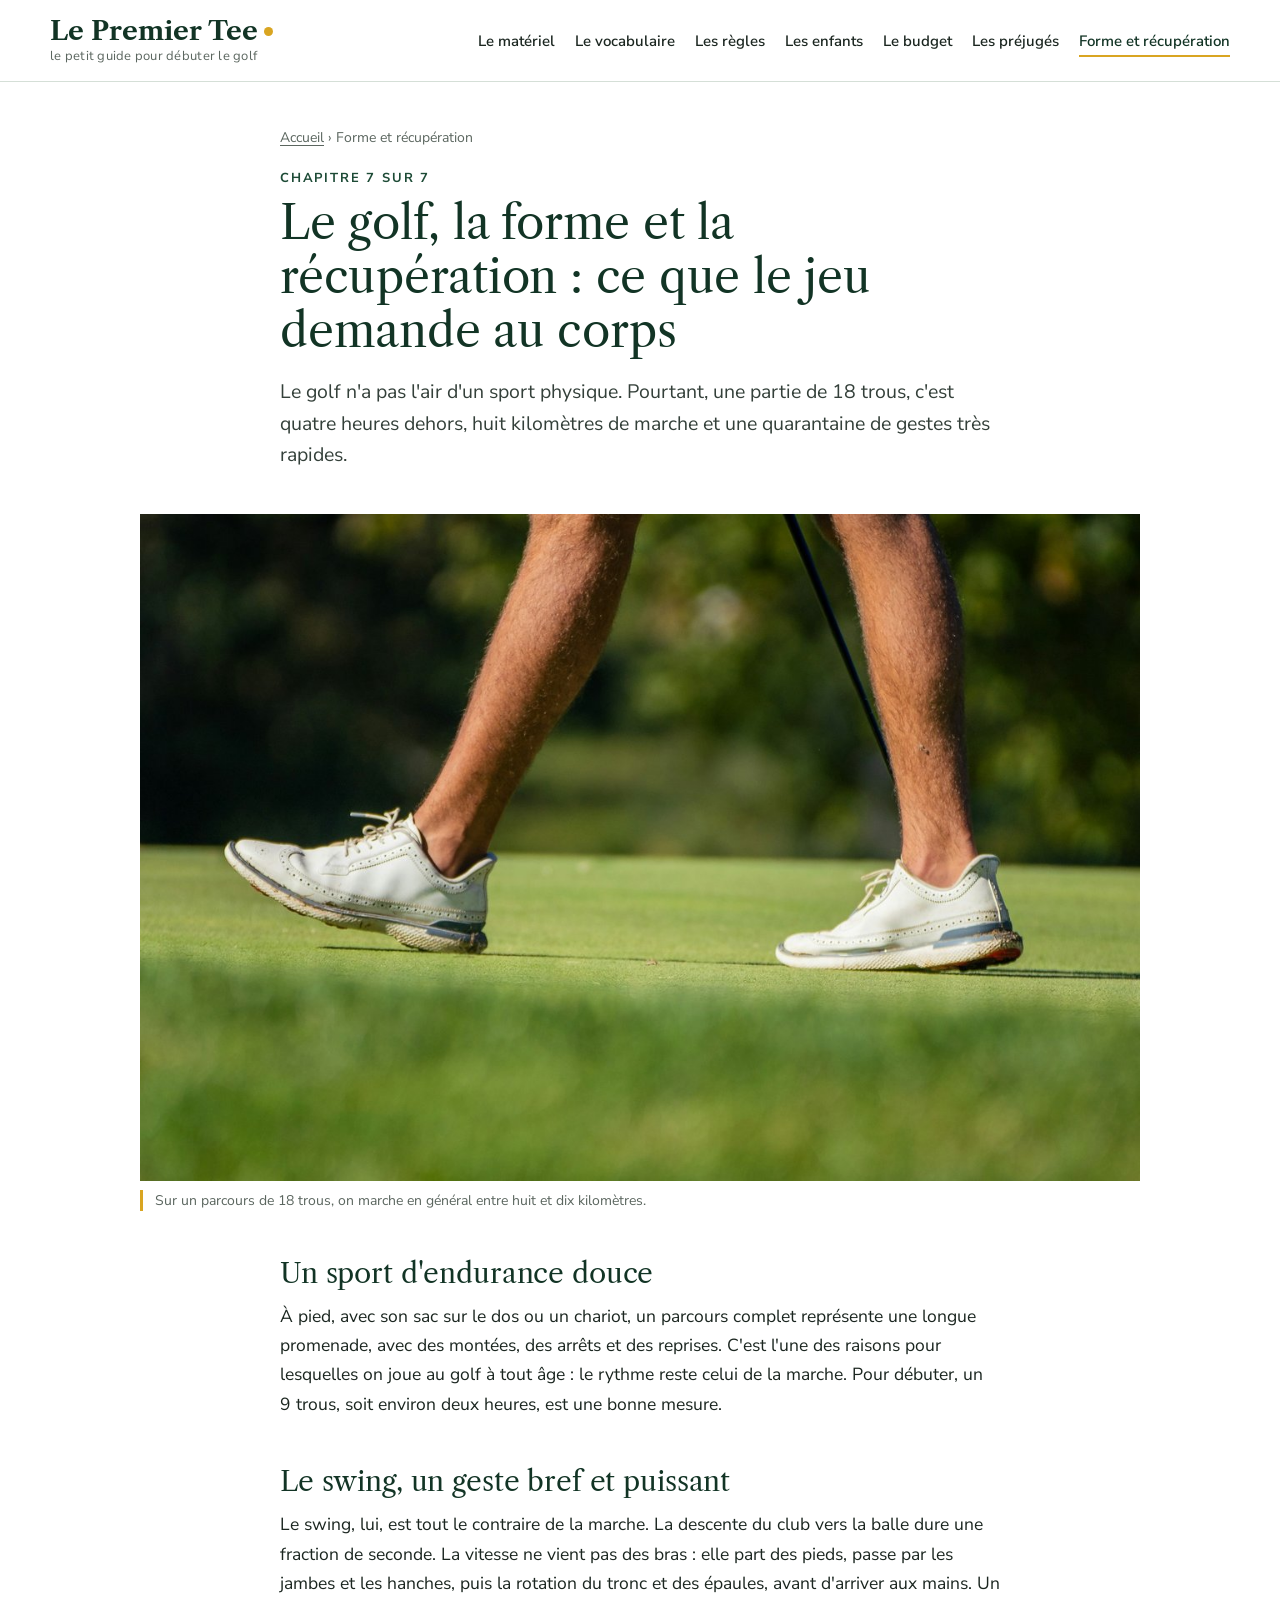
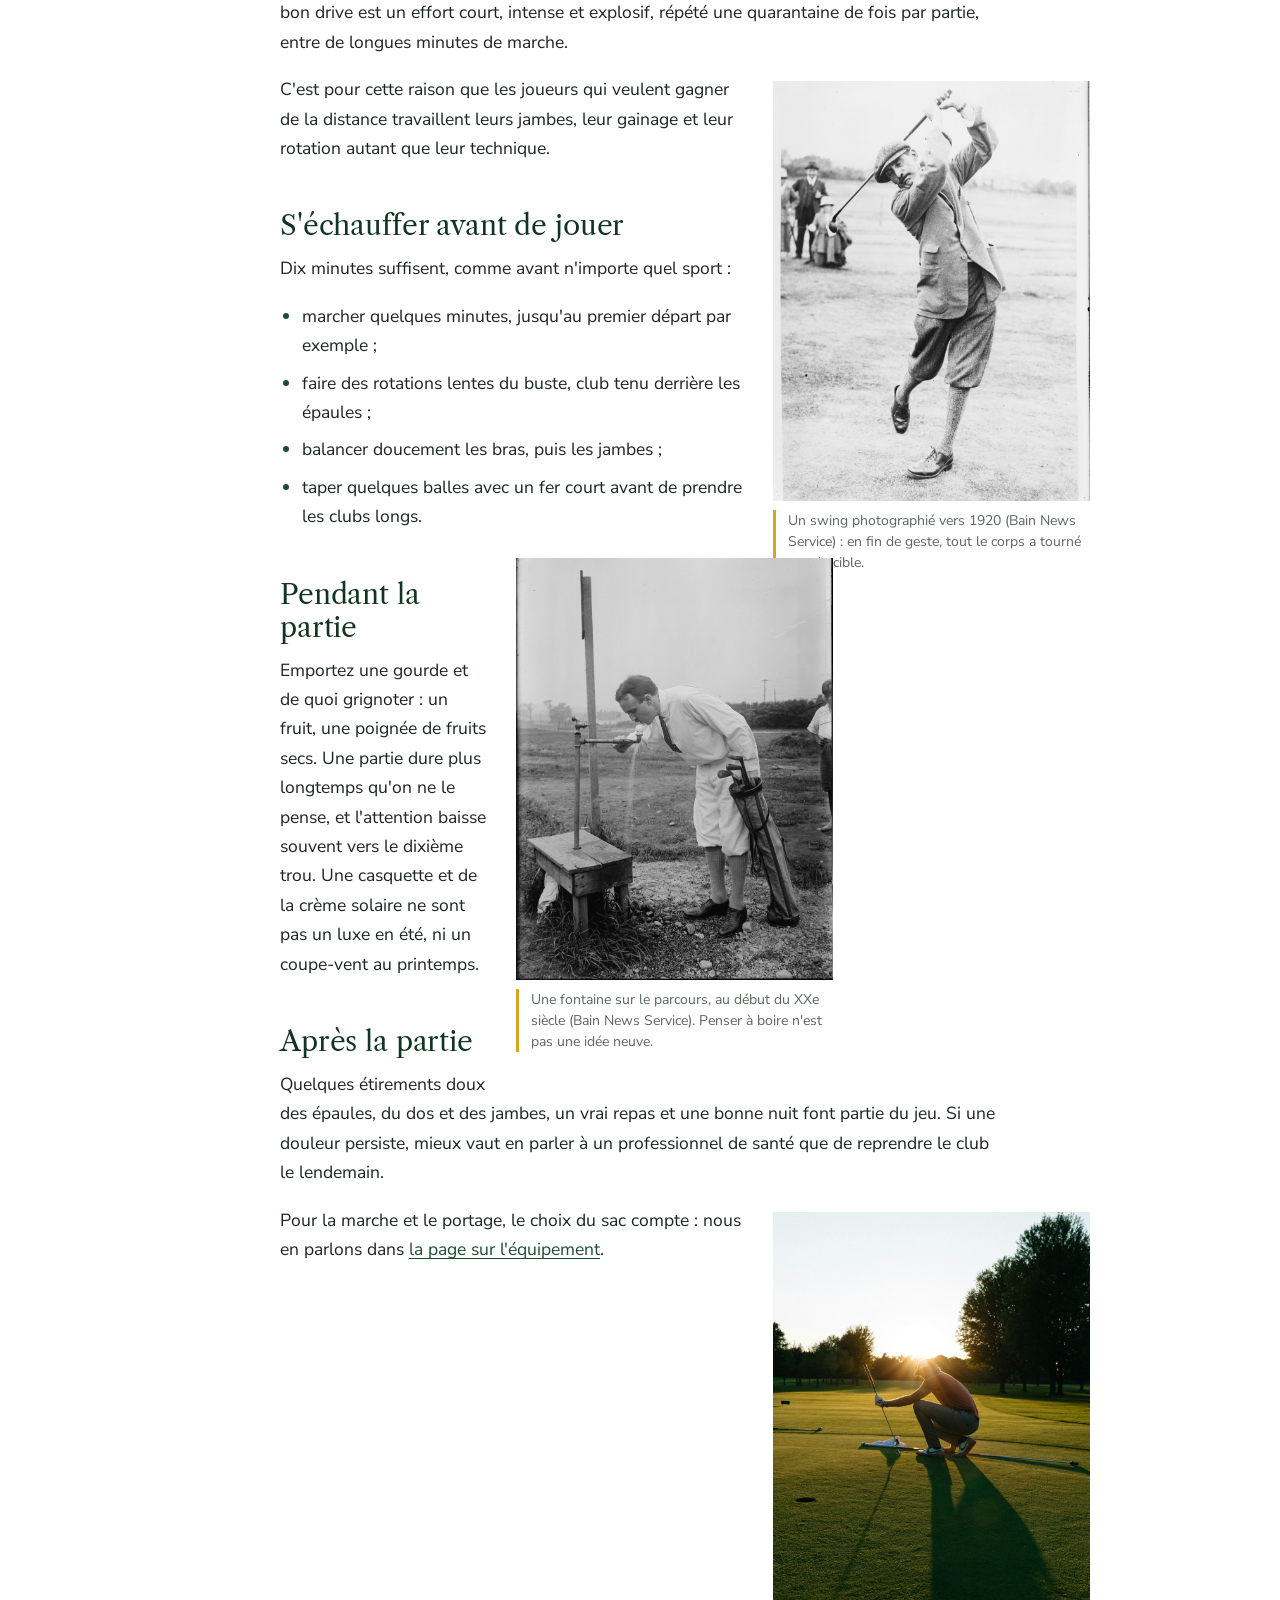
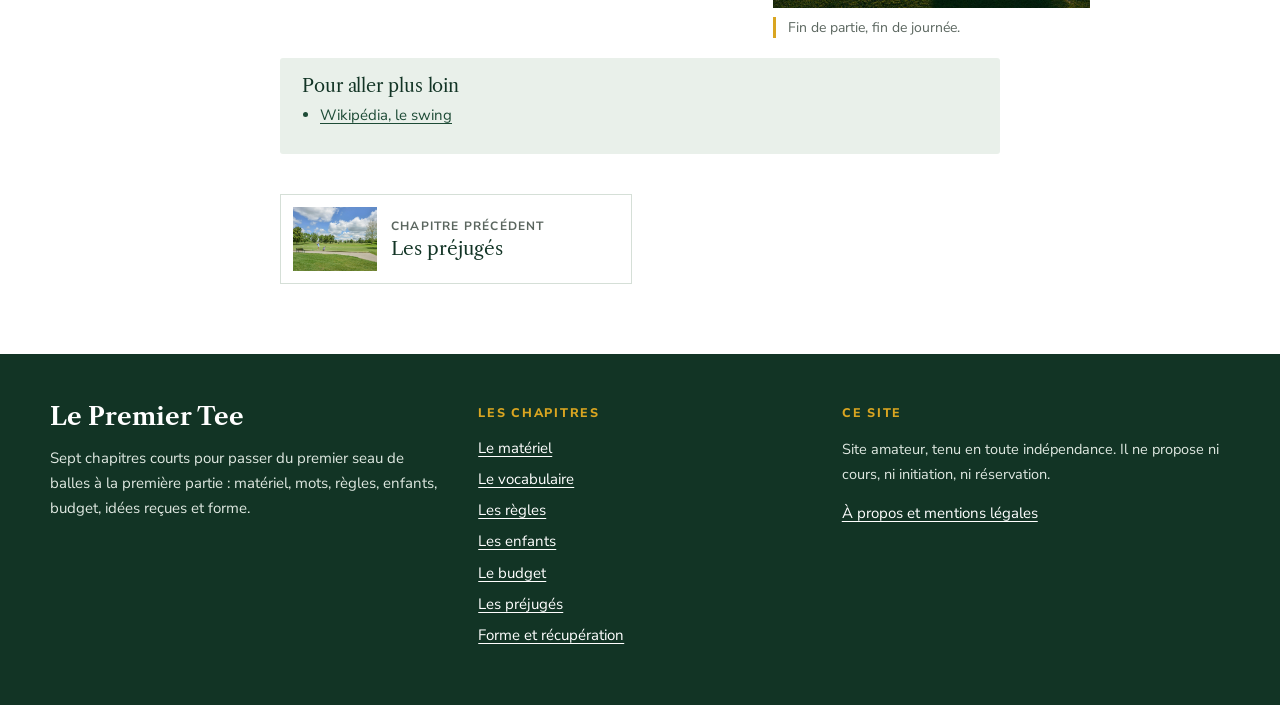
<file: le-golf-la-forme-et-la-recuperation/index.html>
<!doctype html>
<html lang="fr">
<head>
<meta charset="utf-8">
<meta name="viewport" content="width=device-width, initial-scale=1">
<title>Le golf, la forme et la récupération : ce que le jeu demande au corps | Le Premier Tee</title>
<meta name="description" content="Marche, swing, puissance et récupération : ce que le golf demande au corps, comment s&#x27;échauffer avant la partie et comment bien récupérer après 18 trous.">
<link rel="canonical" href="https://www.commencerlegolf.be/le-golf-la-forme-et-la-recuperation/">
<meta property="og:title" content="Le golf, la forme et la récupération : ce que le jeu demande au corps">
<meta property="og:description" content="Marche, swing, puissance et récupération : ce que le golf demande au corps, comment s&#x27;échauffer avant la partie et comment bien récupérer après 18 trous.">
<meta property="og:type" content="article">
<link rel="icon" href="/favicon.svg" type="image/svg+xml">
<link rel="stylesheet" href="/assets/premier-tee.css">
</head>
<body class="page">
<header class="tete">
<div class="w tete-in"><a class="marque" href="/"><span class="marque-nom">Le Premier Tee</span><span class="marque-sous">le petit guide pour débuter le golf</span></a>
<details class="menu"><summary>Sommaire</summary><ul><li><a href="/le-materiel-pour-commencer/">Le matériel</a></li><li><a href="/le-vocabulaire-du-golf/">Le vocabulaire</a></li><li><a href="/les-regles-essentielles/">Les règles</a></li><li><a href="/le-golf-pour-les-enfants/">Les enfants</a></li><li><a href="/combien-coute-le-golf/">Le budget</a></li><li><a href="/un-golf-pour-tous/">Les préjugés</a></li><li><a href="/le-golf-la-forme-et-la-recuperation/" aria-current="page">Forme et récupération</a></li></ul></details>
<nav class="nav-large" aria-label="Chapitres"><ul><li><a href="/le-materiel-pour-commencer/">Le matériel</a></li><li><a href="/le-vocabulaire-du-golf/">Le vocabulaire</a></li><li><a href="/les-regles-essentielles/">Les règles</a></li><li><a href="/le-golf-pour-les-enfants/">Les enfants</a></li><li><a href="/combien-coute-le-golf/">Le budget</a></li><li><a href="/un-golf-pour-tous/">Les préjugés</a></li><li><a href="/le-golf-la-forme-et-la-recuperation/" aria-current="page">Forme et récupération</a></li></ul></nav></div>
</header>
<main>
<article>
<header class="a-tete w etroit"><p class="fil"><a href="/">Accueil</a> › Forme et récupération</p><p class="surtitre">Chapitre 7 sur 7</p>
<h1>Le golf, la forme et la récupération : ce que le jeu demande au corps</h1><p class="chapo">Le golf n&#x27;a pas l&#x27;air d&#x27;un sport physique. Pourtant, une partie de 18 trous, c&#x27;est quatre heures dehors, huit kilomètres de marche et une quarantaine de gestes très rapides.</p></header>
<div class="w etroit texte"><figure class="fig large"><img src="/img/ph-marche-green.jpg" width="1200" height="800" alt="Jambes d&#x27;un golfeur qui marche sur le green, club à la main" fetchpriority="high" decoding="async"><figcaption>Sur un parcours de 18 trous, on marche en général entre huit et dix kilomètres.</figcaption></figure>
<h2>Un sport d&#x27;endurance douce</h2>
<p>À pied, avec son sac sur le dos ou un chariot, un parcours complet représente une longue promenade, avec des montées, des arrêts et des reprises. C&#x27;est l&#x27;une des raisons pour lesquelles on joue au golf à tout âge : le rythme reste celui de la marche. Pour débuter, un 9 trous, soit environ deux heures, est une bonne mesure.</p>
<h2>Le swing, un geste bref et puissant</h2>
<p>Le swing, lui, est tout le contraire de la marche. La descente du club vers la balle dure une fraction de seconde. La vitesse ne vient pas des bras : elle part des pieds, passe par les jambes et les hanches, puis la rotation du tronc et des épaules, avant d&#x27;arriver aux mains. Un bon drive est un effort court, intense et explosif, répété une quarantaine de fois par partie, entre de longues minutes de marche.</p>
<figure class="fig portrait"><img src="/img/an-swing-1920.jpg" width="906" height="1200" alt="Photographie ancienne d&#x27;un golfeur en fin de swing, le corps tourné vers la cible" loading="lazy" decoding="async"><figcaption>Un swing photographié vers 1920 (Bain News Service) : en fin de geste, tout le corps a tourné vers la cible.</figcaption></figure>
<p>C&#x27;est pour cette raison que les joueurs qui veulent gagner de la distance travaillent leurs jambes, leur gainage et leur rotation autant que leur technique.</p>
<!-- LIEN-BOUTIQUE -->
<h2>S&#x27;échauffer avant de jouer</h2>
<p>Dix minutes suffisent, comme avant n&#x27;importe quel sport :</p>
<ul>
<li>marcher quelques minutes, jusqu&#x27;au premier départ par exemple ;</li>
<li>faire des rotations lentes du buste, club tenu derrière les épaules ;</li>
<li>balancer doucement les bras, puis les jambes ;</li>
<li>taper quelques balles avec un fer court avant de prendre les clubs longs.</li>
</ul>
<figure class="fig portrait"><img src="/img/an-fontaine-1900.jpg" width="899" height="1200" alt="Photographie ancienne d&#x27;un golfeur qui boit à une fontaine sur le parcours, son sac à côté" loading="lazy" decoding="async"><figcaption>Une fontaine sur le parcours, au début du XXe siècle (Bain News Service). Penser à boire n&#x27;est pas une idée neuve.</figcaption></figure>
<h2>Pendant la partie</h2>
<p>Emportez une gourde et de quoi grignoter : un fruit, une poignée de fruits secs. Une partie dure plus longtemps qu&#x27;on ne le pense, et l&#x27;attention baisse souvent vers le dixième trou. Une casquette et de la crème solaire ne sont pas un luxe en été, ni un coupe-vent au printemps.</p>
<h2>Après la partie</h2>
<p>Quelques étirements doux des épaules, du dos et des jambes, un vrai repas et une bonne nuit font partie du jeu. Si une douleur persiste, mieux vaut en parler à un professionnel de santé que de reprendre le club le lendemain.</p>
<figure class="fig portrait"><img src="/img/ph-silhouette-soir.jpg" width="960" height="1200" alt="Joueur accroupi sur un green en contre-jour, en fin de journée" loading="lazy" decoding="async"><figcaption>Fin de partie, fin de journée.</figcaption></figure>
<p>Pour la marche et le portage, le choix du sac compte : nous en parlons dans <a href="/le-materiel-pour-commencer/">la page sur l&#x27;équipement</a>.</p><aside class="sources"><h2>Pour aller plus loin</h2><ul><li><a href="https://fr.wikipedia.org/wiki/Swing_(golf)" rel="nofollow noopener">Wikipédia, le swing</a></li></ul></aside></div>
</article>
<nav class="suite w etroit" aria-label="Chapitres voisins"><a class="suite-g" href="/un-golf-pour-tous/"><img src="/img/ph-parcours-parc.jpg" width="1200" height="852" alt="Vignette du chapitre les préjugés" loading="lazy" decoding="async"><span><small>Chapitre précédent</small>Les préjugés</span></a></nav>
</main>
<footer class="pied"><div class="w pied-in">
<div><p class="pied-nom">Le Premier Tee</p><p>Sept chapitres courts pour passer du premier seau de balles à la première partie : matériel, mots, règles, enfants, budget, idées reçues et forme.</p></div>
<div><p class="pied-titre">Les chapitres</p><ul><li><a href="/le-materiel-pour-commencer/">Le matériel</a></li><li><a href="/le-vocabulaire-du-golf/">Le vocabulaire</a></li><li><a href="/les-regles-essentielles/">Les règles</a></li><li><a href="/le-golf-pour-les-enfants/">Les enfants</a></li><li><a href="/combien-coute-le-golf/">Le budget</a></li><li><a href="/un-golf-pour-tous/">Les préjugés</a></li><li><a href="/le-golf-la-forme-et-la-recuperation/">Forme et récupération</a></li></ul></div>
<div><p class="pied-titre">Ce site</p><p class="independance">Site amateur, tenu en toute indépendance. Il ne propose ni cours, ni initiation, ni réservation.</p><p><a href="/a-propos/">À propos et mentions légales</a></p></div>
</div></footer>
</body>
</html>
</file>
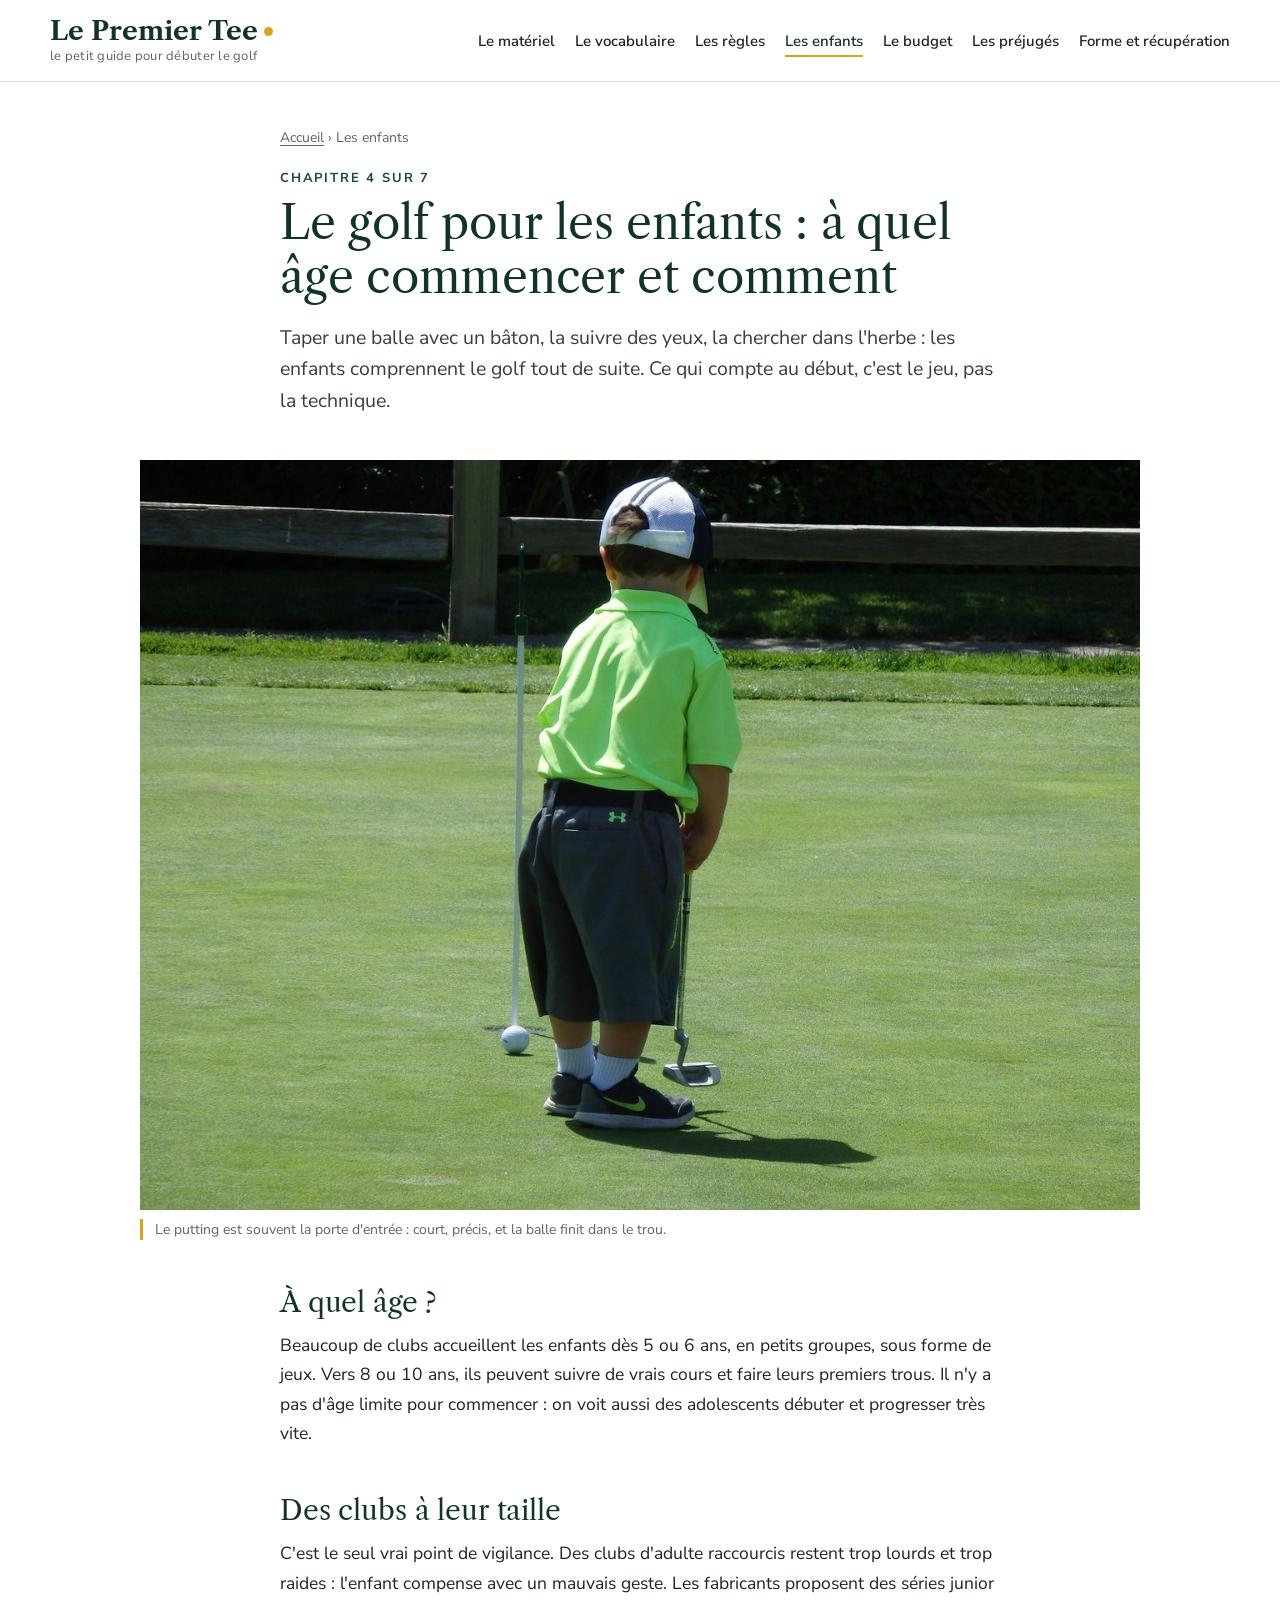
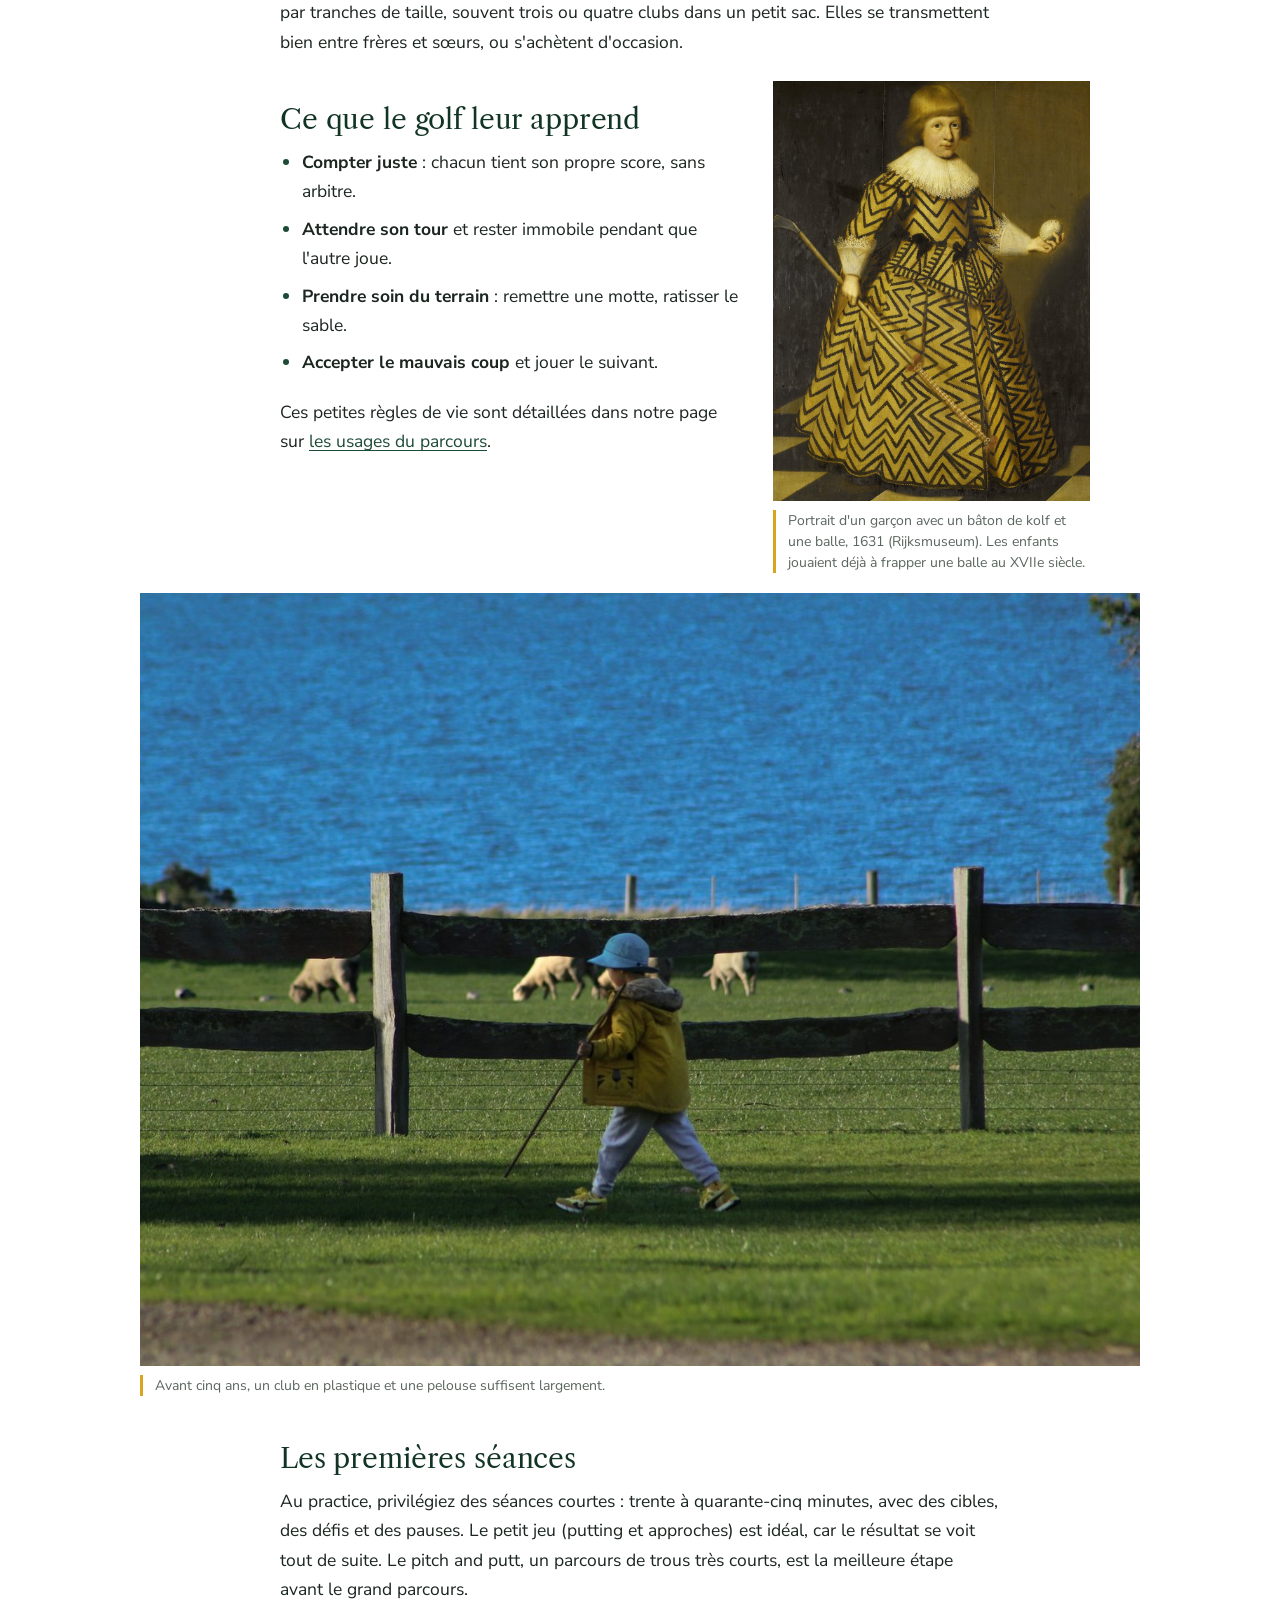
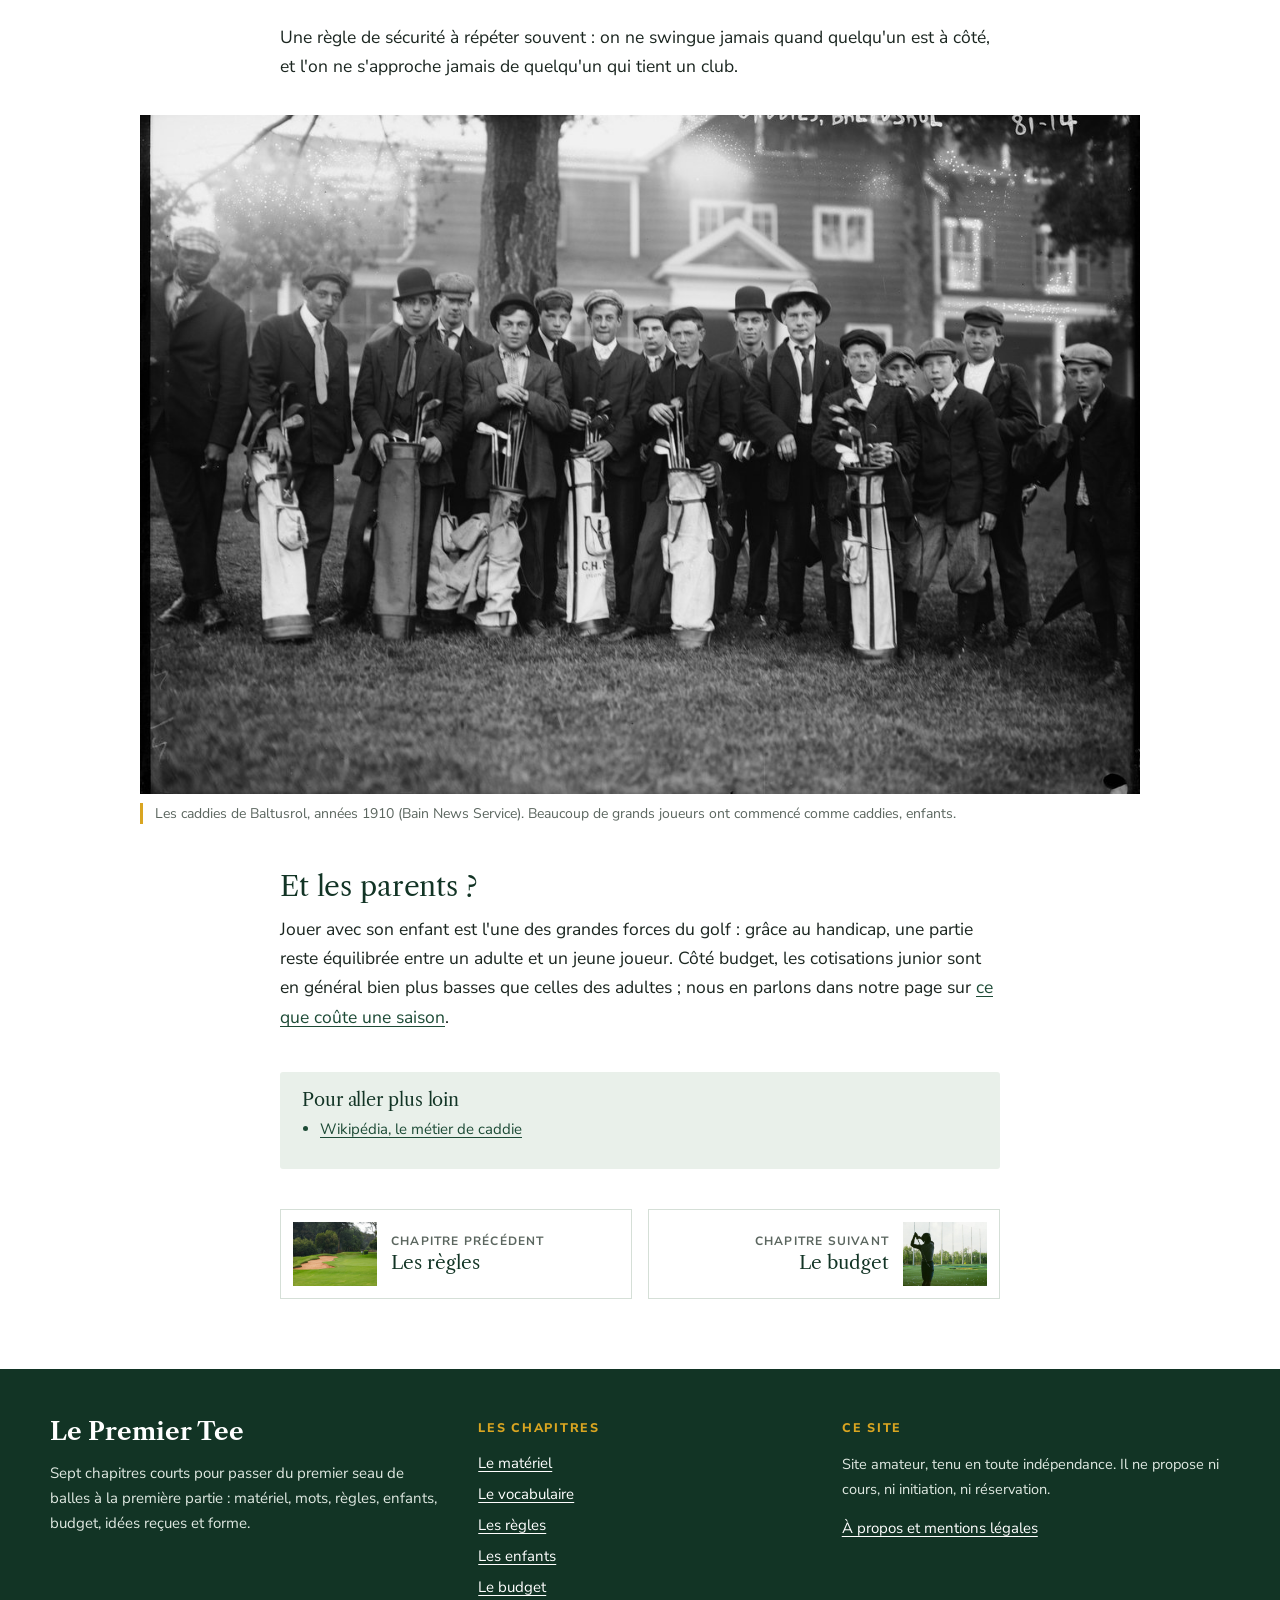
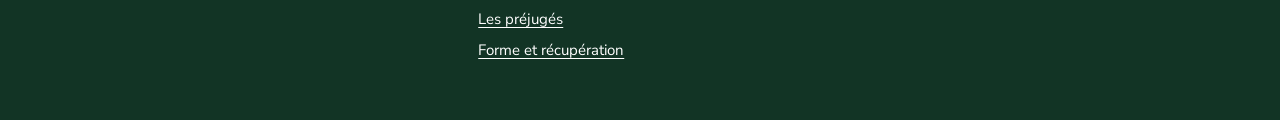
<file: le-golf-pour-les-enfants/index.html>
<!doctype html>
<html lang="fr">
<head>
<meta charset="utf-8">
<meta name="viewport" content="width=device-width, initial-scale=1">
<title>Le golf pour les enfants : à quel âge commencer et comment | Le Premier Tee</title>
<meta name="description" content="À quel âge un enfant peut-il commencer le golf ? Clubs adaptés, premières séances au practice, sécurité et intérêt du jeu : les repères pour les parents.">
<link rel="canonical" href="https://www.commencerlegolf.be/le-golf-pour-les-enfants/">
<meta property="og:title" content="Le golf pour les enfants : à quel âge commencer et comment">
<meta property="og:description" content="À quel âge un enfant peut-il commencer le golf ? Clubs adaptés, premières séances au practice, sécurité et intérêt du jeu : les repères pour les parents.">
<meta property="og:type" content="article">
<link rel="icon" href="/favicon.svg" type="image/svg+xml">
<link rel="stylesheet" href="/assets/premier-tee.css">
</head>
<body class="page">
<header class="tete">
<div class="w tete-in"><a class="marque" href="/"><span class="marque-nom">Le Premier Tee</span><span class="marque-sous">le petit guide pour débuter le golf</span></a>
<details class="menu"><summary>Sommaire</summary><ul><li><a href="/le-materiel-pour-commencer/">Le matériel</a></li><li><a href="/le-vocabulaire-du-golf/">Le vocabulaire</a></li><li><a href="/les-regles-essentielles/">Les règles</a></li><li><a href="/le-golf-pour-les-enfants/" aria-current="page">Les enfants</a></li><li><a href="/combien-coute-le-golf/">Le budget</a></li><li><a href="/un-golf-pour-tous/">Les préjugés</a></li><li><a href="/le-golf-la-forme-et-la-recuperation/">Forme et récupération</a></li></ul></details>
<nav class="nav-large" aria-label="Chapitres"><ul><li><a href="/le-materiel-pour-commencer/">Le matériel</a></li><li><a href="/le-vocabulaire-du-golf/">Le vocabulaire</a></li><li><a href="/les-regles-essentielles/">Les règles</a></li><li><a href="/le-golf-pour-les-enfants/" aria-current="page">Les enfants</a></li><li><a href="/combien-coute-le-golf/">Le budget</a></li><li><a href="/un-golf-pour-tous/">Les préjugés</a></li><li><a href="/le-golf-la-forme-et-la-recuperation/">Forme et récupération</a></li></ul></nav></div>
</header>
<main>
<article>
<header class="a-tete w etroit"><p class="fil"><a href="/">Accueil</a> › Les enfants</p><p class="surtitre">Chapitre 4 sur 7</p>
<h1>Le golf pour les enfants : à quel âge commencer et comment</h1><p class="chapo">Taper une balle avec un bâton, la suivre des yeux, la chercher dans l&#x27;herbe : les enfants comprennent le golf tout de suite. Ce qui compte au début, c&#x27;est le jeu, pas la technique.</p></header>
<div class="w etroit texte"><figure class="fig large"><img src="/img/ph-enfant-putt.jpg" width="1200" height="900" alt="Jeune garçon vu de dos sur un green, putter en main" fetchpriority="high" decoding="async"><figcaption>Le putting est souvent la porte d&#x27;entrée : court, précis, et la balle finit dans le trou.</figcaption></figure>
<h2>À quel âge ?</h2>
<p>Beaucoup de clubs accueillent les enfants dès 5 ou 6 ans, en petits groupes, sous forme de jeux. Vers 8 ou 10 ans, ils peuvent suivre de vrais cours et faire leurs premiers trous. Il n&#x27;y a pas d&#x27;âge limite pour commencer : on voit aussi des adolescents débuter et progresser très vite.</p>
<h2>Des clubs à leur taille</h2>
<p>C&#x27;est le seul vrai point de vigilance. Des clubs d&#x27;adulte raccourcis restent trop lourds et trop raides : l&#x27;enfant compense avec un mauvais geste. Les fabricants proposent des séries junior par tranches de taille, souvent trois ou quatre clubs dans un petit sac. Elles se transmettent bien entre frères et sœurs, ou s&#x27;achètent d&#x27;occasion.</p>
<figure class="fig portrait"><img src="/img/an-garcon-kolfstok.jpg" width="904" height="1200" alt="Portrait peint d&#x27;un garçon en robe rayée tenant un bâton de kolf et une balle" loading="lazy" decoding="async"><figcaption>Portrait d&#x27;un garçon avec un bâton de kolf et une balle, 1631 (Rijksmuseum). Les enfants jouaient déjà à frapper une balle au XVIIe siècle.</figcaption></figure>
<h2>Ce que le golf leur apprend</h2>
<ul>
<li><strong>Compter juste</strong> : chacun tient son propre score, sans arbitre.</li>
<li><strong>Attendre son tour</strong> et rester immobile pendant que l&#x27;autre joue.</li>
<li><strong>Prendre soin du terrain</strong> : remettre une motte, ratisser le sable.</li>
<li><strong>Accepter le mauvais coup</strong> et jouer le suivant.</li>
</ul>
<p>Ces petites règles de vie sont détaillées dans notre page sur <a href="/les-regles-essentielles/">les usages du parcours</a>.</p>
<figure class="fig large"><img src="/img/ph-petit-club.jpg" width="1200" height="927" alt="Tout petit enfant qui marche dans l&#x27;herbe en traînant un club, moutons au fond" loading="lazy" decoding="async"><figcaption>Avant cinq ans, un club en plastique et une pelouse suffisent largement.</figcaption></figure>
<h2>Les premières séances</h2>
<p>Au practice, privilégiez des séances courtes : trente à quarante-cinq minutes, avec des cibles, des défis et des pauses. Le petit jeu (putting et approches) est idéal, car le résultat se voit tout de suite. Le pitch and putt, un parcours de trous très courts, est la meilleure étape avant le grand parcours.</p>
<p>Une règle de sécurité à répéter souvent : on ne swingue jamais quand quelqu&#x27;un est à côté, et l&#x27;on ne s&#x27;approche jamais de quelqu&#x27;un qui tient un club.</p>
<figure class="fig large"><img src="/img/an-caddies-baltusrol.jpg" width="1200" height="814" alt="Photographie ancienne d&#x27;un groupe de jeunes caddies posant avec des sacs de golf" loading="lazy" decoding="async"><figcaption>Les caddies de Baltusrol, années 1910 (Bain News Service). Beaucoup de grands joueurs ont commencé comme caddies, enfants.</figcaption></figure>
<h2>Et les parents ?</h2>
<p>Jouer avec son enfant est l&#x27;une des grandes forces du golf : grâce au handicap, une partie reste équilibrée entre un adulte et un jeune joueur. Côté budget, les cotisations junior sont en général bien plus basses que celles des adultes ; nous en parlons dans notre page sur <a href="/combien-coute-le-golf/">ce que coûte une saison</a>.</p><aside class="sources"><h2>Pour aller plus loin</h2><ul><li><a href="https://fr.wikipedia.org/wiki/Caddie_(golf)" rel="nofollow noopener">Wikipédia, le métier de caddie</a></li></ul></aside></div>
</article>
<nav class="suite w etroit" aria-label="Chapitres voisins"><a class="suite-g" href="/les-regles-essentielles/"><img src="/img/ph-bunker-green.jpg" width="1200" height="800" alt="Vignette du chapitre les règles" loading="lazy" decoding="async"><span><small>Chapitre précédent</small>Les règles</span></a><a class="suite-d" href="/combien-coute-le-golf/"><img src="/img/ph-practice-silhouette.jpg" width="1200" height="795" alt="Vignette du chapitre le budget" loading="lazy" decoding="async"><span><small>Chapitre suivant</small>Le budget</span></a></nav>
</main>
<footer class="pied"><div class="w pied-in">
<div><p class="pied-nom">Le Premier Tee</p><p>Sept chapitres courts pour passer du premier seau de balles à la première partie : matériel, mots, règles, enfants, budget, idées reçues et forme.</p></div>
<div><p class="pied-titre">Les chapitres</p><ul><li><a href="/le-materiel-pour-commencer/">Le matériel</a></li><li><a href="/le-vocabulaire-du-golf/">Le vocabulaire</a></li><li><a href="/les-regles-essentielles/">Les règles</a></li><li><a href="/le-golf-pour-les-enfants/">Les enfants</a></li><li><a href="/combien-coute-le-golf/">Le budget</a></li><li><a href="/un-golf-pour-tous/">Les préjugés</a></li><li><a href="/le-golf-la-forme-et-la-recuperation/">Forme et récupération</a></li></ul></div>
<div><p class="pied-titre">Ce site</p><p class="independance">Site amateur, tenu en toute indépendance. Il ne propose ni cours, ni initiation, ni réservation.</p><p><a href="/a-propos/">À propos et mentions légales</a></p></div>
</div></footer>
</body>
</html>
</file>
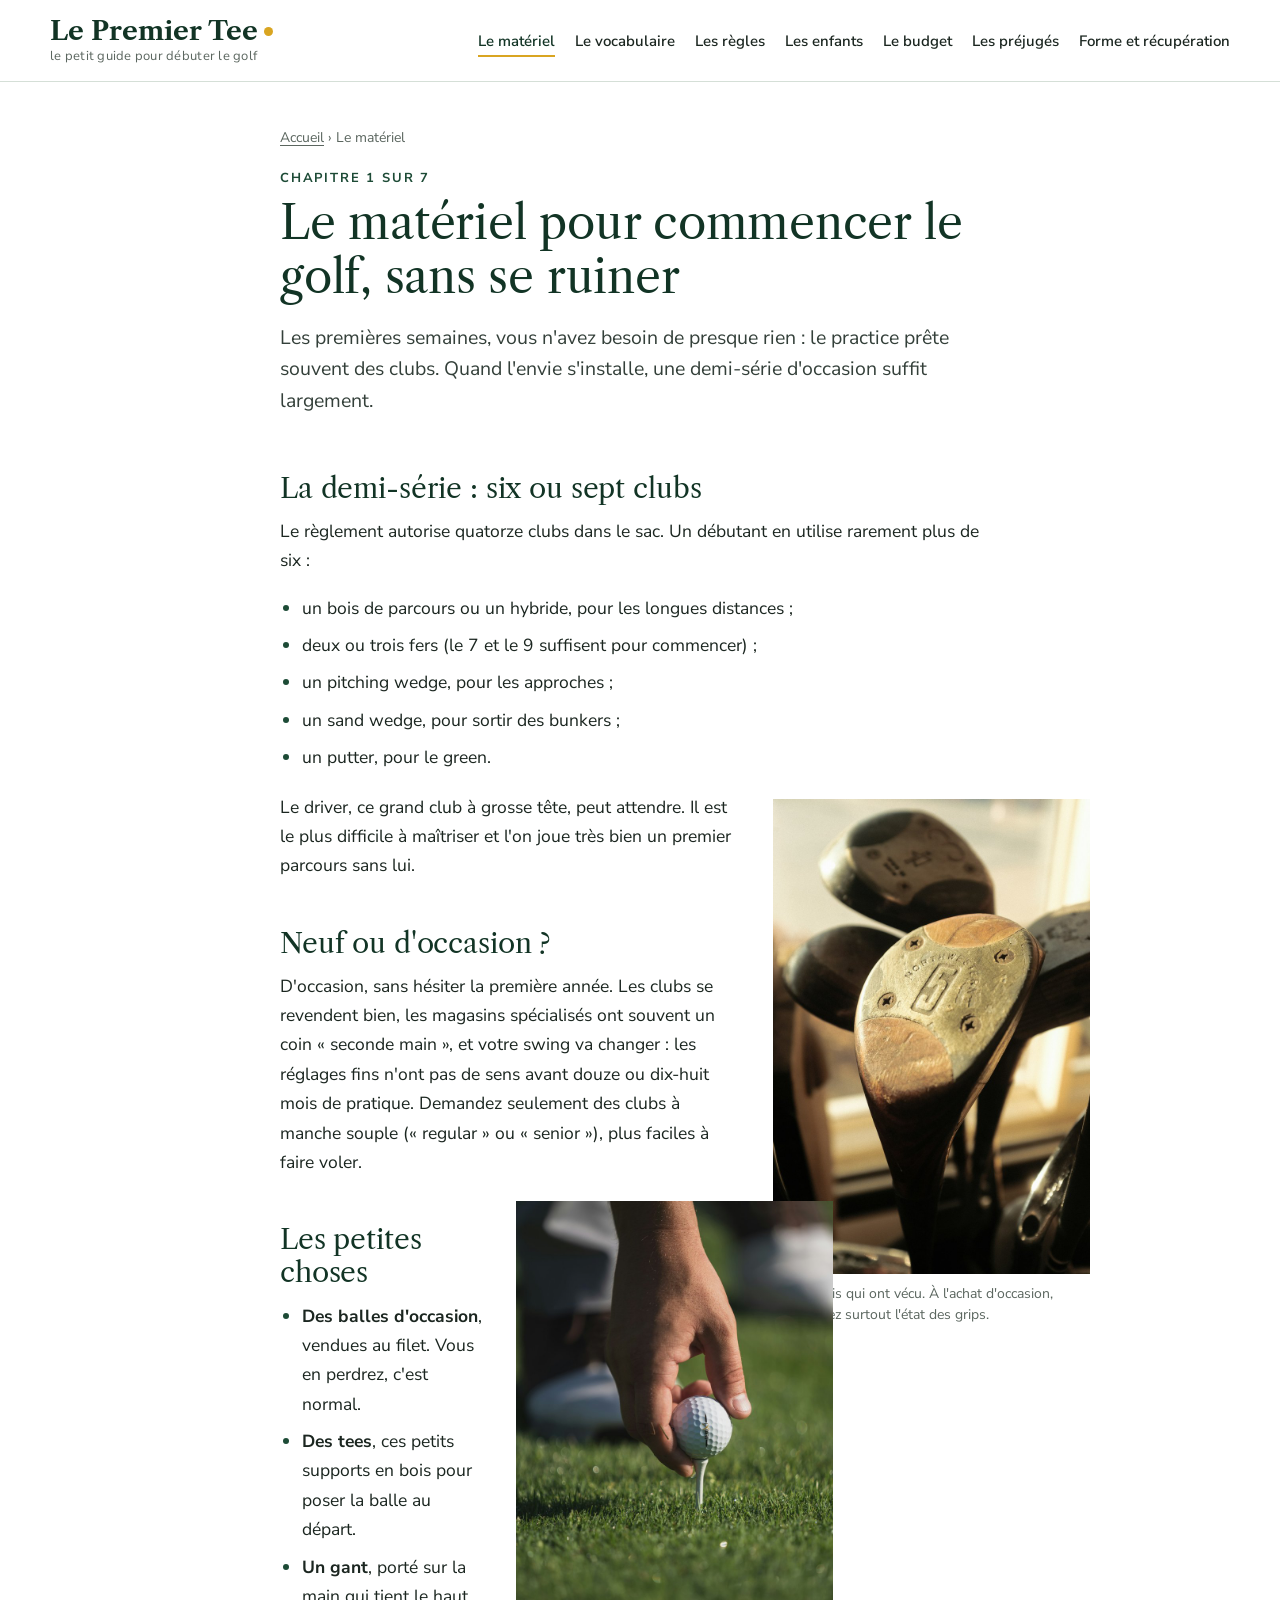
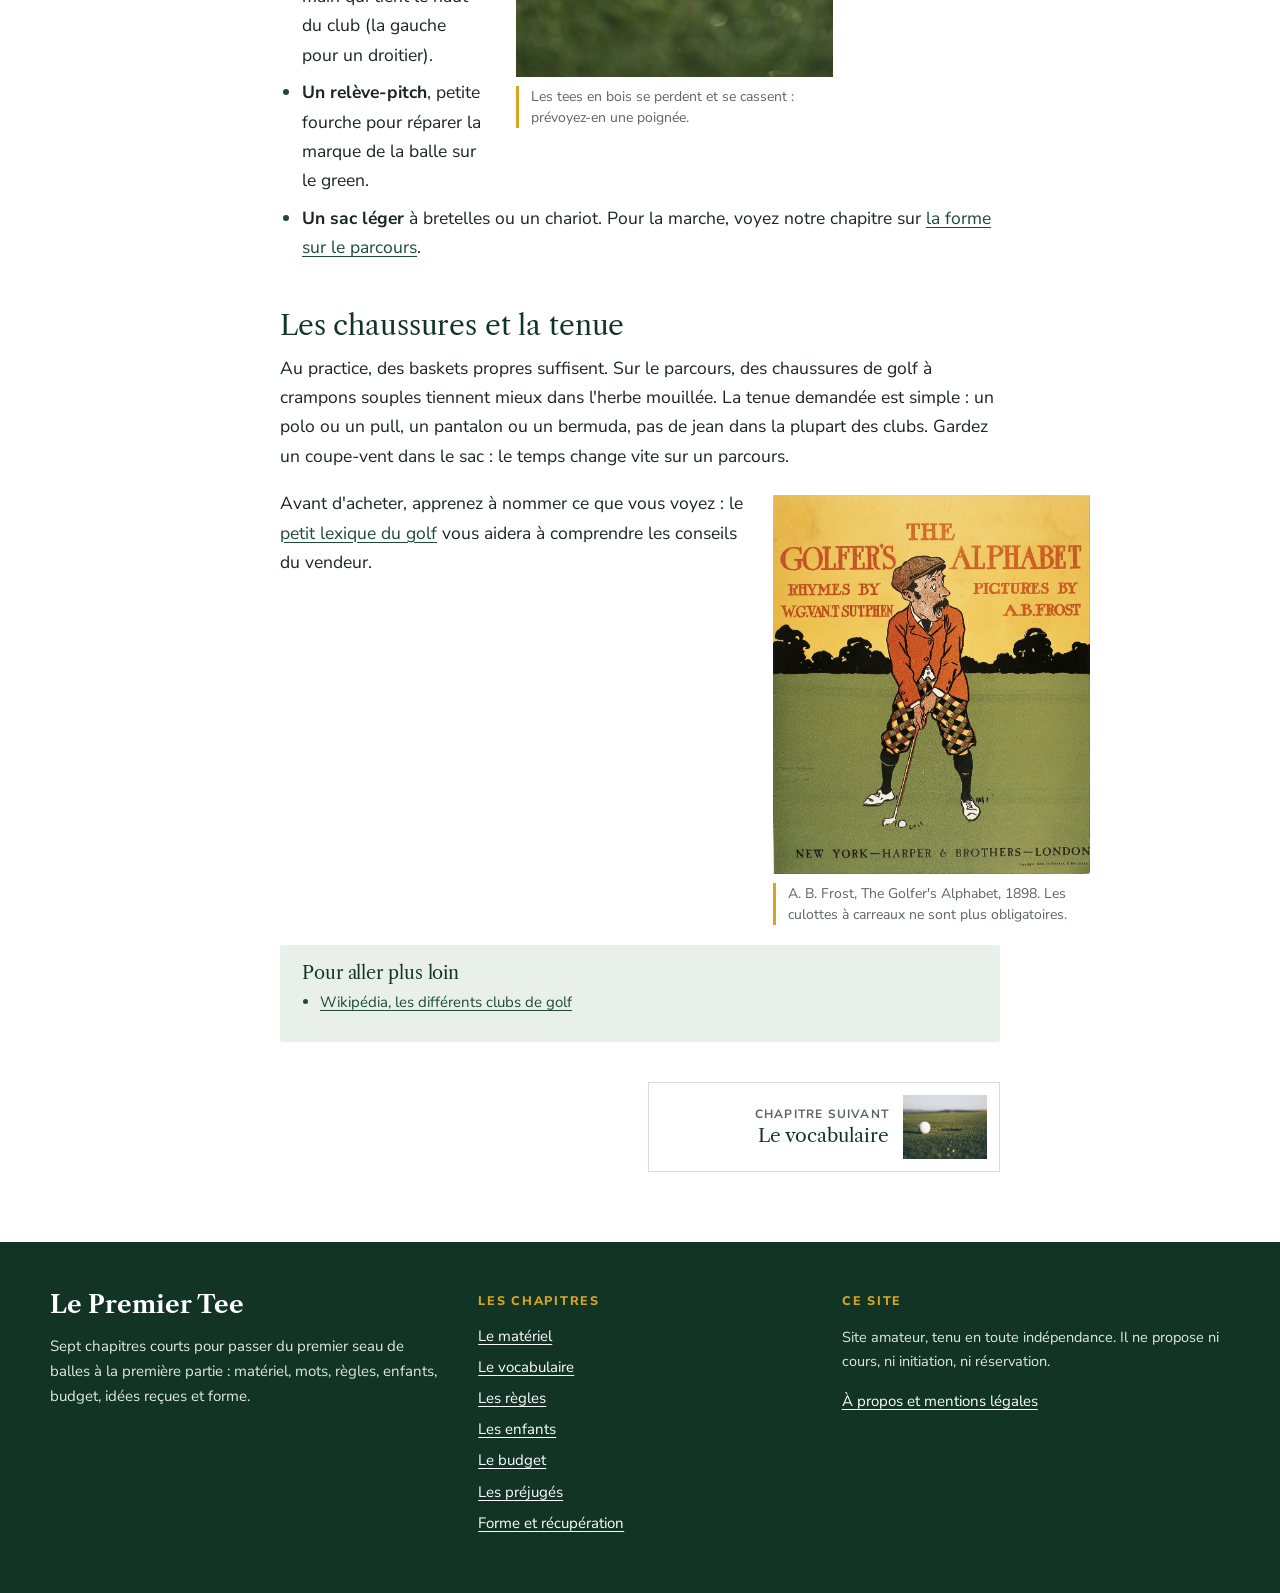
<file: le-materiel-pour-commencer/index.html>
<!doctype html>
<html lang="fr">
<head>
<meta charset="utf-8">
<meta name="viewport" content="width=device-width, initial-scale=1">
<title>Le matériel pour commencer le golf, sans se ruiner | Le Premier Tee</title>
<meta name="description" content="Quels clubs acheter pour débuter le golf ? Demi-série, balles d&#x27;occasion, tees, gant et chaussures : la liste courte du matériel utile la première année.">
<link rel="canonical" href="https://www.commencerlegolf.be/le-materiel-pour-commencer/">
<meta property="og:title" content="Le matériel pour commencer le golf, sans se ruiner">
<meta property="og:description" content="Quels clubs acheter pour débuter le golf ? Demi-série, balles d&#x27;occasion, tees, gant et chaussures : la liste courte du matériel utile la première année.">
<meta property="og:type" content="article">
<link rel="icon" href="/favicon.svg" type="image/svg+xml">
<link rel="stylesheet" href="/assets/premier-tee.css">
</head>
<body class="page">
<header class="tete">
<div class="w tete-in"><a class="marque" href="/"><span class="marque-nom">Le Premier Tee</span><span class="marque-sous">le petit guide pour débuter le golf</span></a>
<details class="menu"><summary>Sommaire</summary><ul><li><a href="/le-materiel-pour-commencer/" aria-current="page">Le matériel</a></li><li><a href="/le-vocabulaire-du-golf/">Le vocabulaire</a></li><li><a href="/les-regles-essentielles/">Les règles</a></li><li><a href="/le-golf-pour-les-enfants/">Les enfants</a></li><li><a href="/combien-coute-le-golf/">Le budget</a></li><li><a href="/un-golf-pour-tous/">Les préjugés</a></li><li><a href="/le-golf-la-forme-et-la-recuperation/">Forme et récupération</a></li></ul></details>
<nav class="nav-large" aria-label="Chapitres"><ul><li><a href="/le-materiel-pour-commencer/" aria-current="page">Le matériel</a></li><li><a href="/le-vocabulaire-du-golf/">Le vocabulaire</a></li><li><a href="/les-regles-essentielles/">Les règles</a></li><li><a href="/le-golf-pour-les-enfants/">Les enfants</a></li><li><a href="/combien-coute-le-golf/">Le budget</a></li><li><a href="/un-golf-pour-tous/">Les préjugés</a></li><li><a href="/le-golf-la-forme-et-la-recuperation/">Forme et récupération</a></li></ul></nav></div>
</header>
<main>
<article>
<header class="a-tete w etroit"><p class="fil"><a href="/">Accueil</a> › Le matériel</p><p class="surtitre">Chapitre 1 sur 7</p>
<h1>Le matériel pour commencer le golf, sans se ruiner</h1><p class="chapo">Les premières semaines, vous n&#x27;avez besoin de presque rien : le practice prête souvent des clubs. Quand l&#x27;envie s&#x27;installe, une demi-série d&#x27;occasion suffit largement.</p></header>
<div class="w etroit texte"><h2>La demi-série : six ou sept clubs</h2>
<p>Le règlement autorise quatorze clubs dans le sac. Un débutant en utilise rarement plus de six :</p>
<ul>
<li>un bois de parcours ou un hybride, pour les longues distances ;</li>
<li>deux ou trois fers (le 7 et le 9 suffisent pour commencer) ;</li>
<li>un pitching wedge, pour les approches ;</li>
<li>un sand wedge, pour sortir des bunkers ;</li>
<li>un putter, pour le green.</li>
</ul>
<figure class="fig portrait"><img src="/img/ph-bois-anciens.jpg" width="800" height="1200" alt="Têtes de bois de golf usées, rangées dans un sac" fetchpriority="high" decoding="async"><figcaption>Des bois qui ont vécu. À l&#x27;achat d&#x27;occasion, regardez surtout l&#x27;état des grips.</figcaption></figure>
<p>Le driver, ce grand club à grosse tête, peut attendre. Il est le plus difficile à maîtriser et l&#x27;on joue très bien un premier parcours sans lui.</p>
<h2>Neuf ou d&#x27;occasion ?</h2>
<p>D&#x27;occasion, sans hésiter la première année. Les clubs se revendent bien, les magasins spécialisés ont souvent un coin « seconde main », et votre swing va changer : les réglages fins n&#x27;ont pas de sens avant douze ou dix-huit mois de pratique. Demandez seulement des clubs à manche souple (« regular » ou « senior »), plus faciles à faire voler.</p>
<figure class="fig portrait"><img src="/img/ph-tee-main.jpg" width="800" height="1200" alt="Main qui pose une balle blanche sur un tee en bois" loading="lazy" decoding="async"><figcaption>Les tees en bois se perdent et se cassent : prévoyez-en une poignée.</figcaption></figure>
<h2>Les petites choses</h2>
<ul>
<li><strong>Des balles d&#x27;occasion</strong>, vendues au filet. Vous en perdrez, c&#x27;est normal.</li>
<li><strong>Des tees</strong>, ces petits supports en bois pour poser la balle au départ.</li>
<li><strong>Un gant</strong>, porté sur la main qui tient le haut du club (la gauche pour un droitier).</li>
<li><strong>Un relève-pitch</strong>, petite fourche pour réparer la marque de la balle sur le green.</li>
<li><strong>Un sac léger</strong> à bretelles ou un chariot. Pour la marche, voyez notre chapitre sur <a href="/le-golf-la-forme-et-la-recuperation/">la forme sur le parcours</a>.</li>
</ul>
<h2>Les chaussures et la tenue</h2>
<p>Au practice, des baskets propres suffisent. Sur le parcours, des chaussures de golf à crampons souples tiennent mieux dans l&#x27;herbe mouillée. La tenue demandée est simple : un polo ou un pull, un pantalon ou un bermuda, pas de jean dans la plupart des clubs. Gardez un coupe-vent dans le sac : le temps change vite sur un parcours.</p>
<figure class="fig portrait"><img src="/img/an-frost-alphabet.jpg" width="1003" height="1200" alt="Couverture illustrée d&#x27;un livre de 1898, un golfeur en culottes à carreaux" loading="lazy" decoding="async"><figcaption>A. B. Frost, The Golfer&#x27;s Alphabet, 1898. Les culottes à carreaux ne sont plus obligatoires.</figcaption></figure>
<p>Avant d&#x27;acheter, apprenez à nommer ce que vous voyez : le <a href="/le-vocabulaire-du-golf/">petit lexique du golf</a> vous aidera à comprendre les conseils du vendeur.</p><aside class="sources"><h2>Pour aller plus loin</h2><ul><li><a href="https://fr.wikipedia.org/wiki/Club_de_golf" rel="nofollow noopener">Wikipédia, les différents clubs de golf</a></li></ul></aside></div>
</article>
<nav class="suite w etroit" aria-label="Chapitres voisins"><a class="suite-d" href="/le-vocabulaire-du-golf/"><img src="/img/ph-balle-trou.jpg" width="1200" height="786" alt="Vignette du chapitre le vocabulaire" loading="lazy" decoding="async"><span><small>Chapitre suivant</small>Le vocabulaire</span></a></nav>
</main>
<footer class="pied"><div class="w pied-in">
<div><p class="pied-nom">Le Premier Tee</p><p>Sept chapitres courts pour passer du premier seau de balles à la première partie : matériel, mots, règles, enfants, budget, idées reçues et forme.</p></div>
<div><p class="pied-titre">Les chapitres</p><ul><li><a href="/le-materiel-pour-commencer/">Le matériel</a></li><li><a href="/le-vocabulaire-du-golf/">Le vocabulaire</a></li><li><a href="/les-regles-essentielles/">Les règles</a></li><li><a href="/le-golf-pour-les-enfants/">Les enfants</a></li><li><a href="/combien-coute-le-golf/">Le budget</a></li><li><a href="/un-golf-pour-tous/">Les préjugés</a></li><li><a href="/le-golf-la-forme-et-la-recuperation/">Forme et récupération</a></li></ul></div>
<div><p class="pied-titre">Ce site</p><p class="independance">Site amateur, tenu en toute indépendance. Il ne propose ni cours, ni initiation, ni réservation.</p><p><a href="/a-propos/">À propos et mentions légales</a></p></div>
</div></footer>
</body>
</html>
</file>
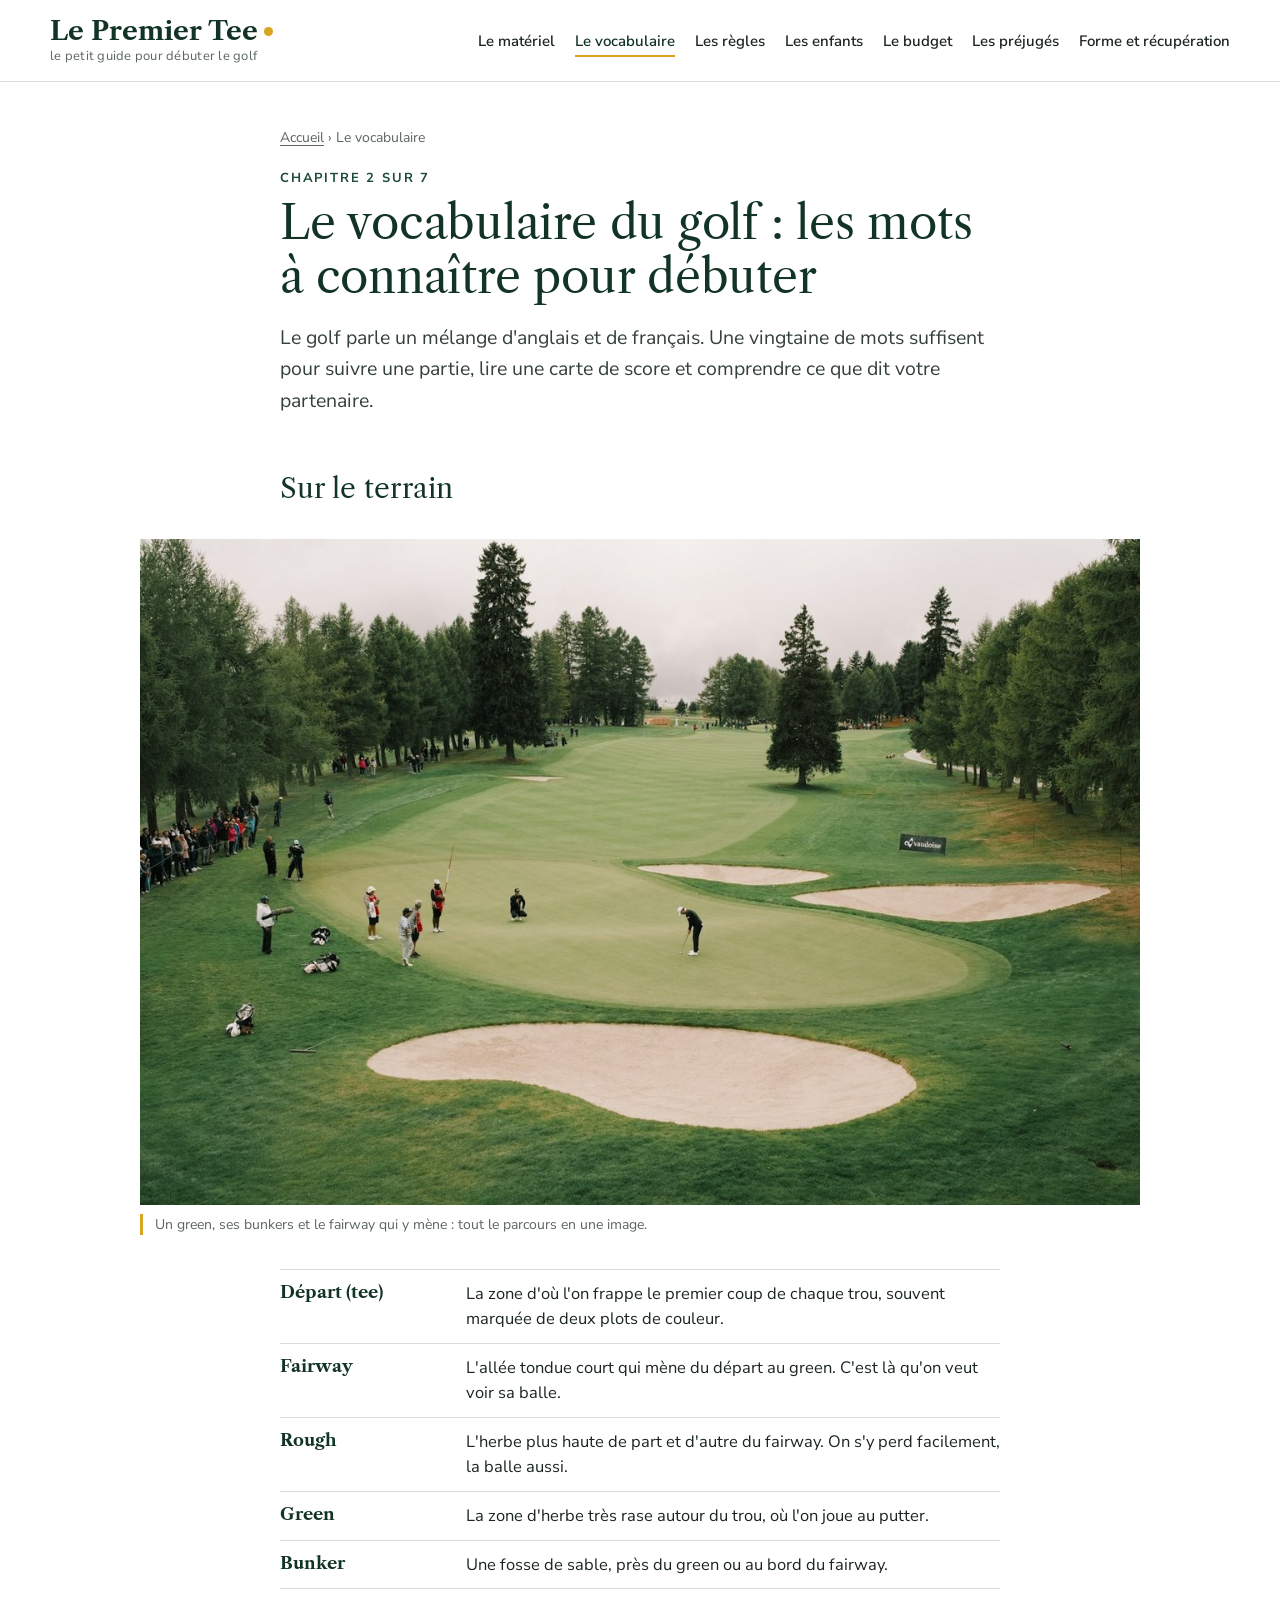
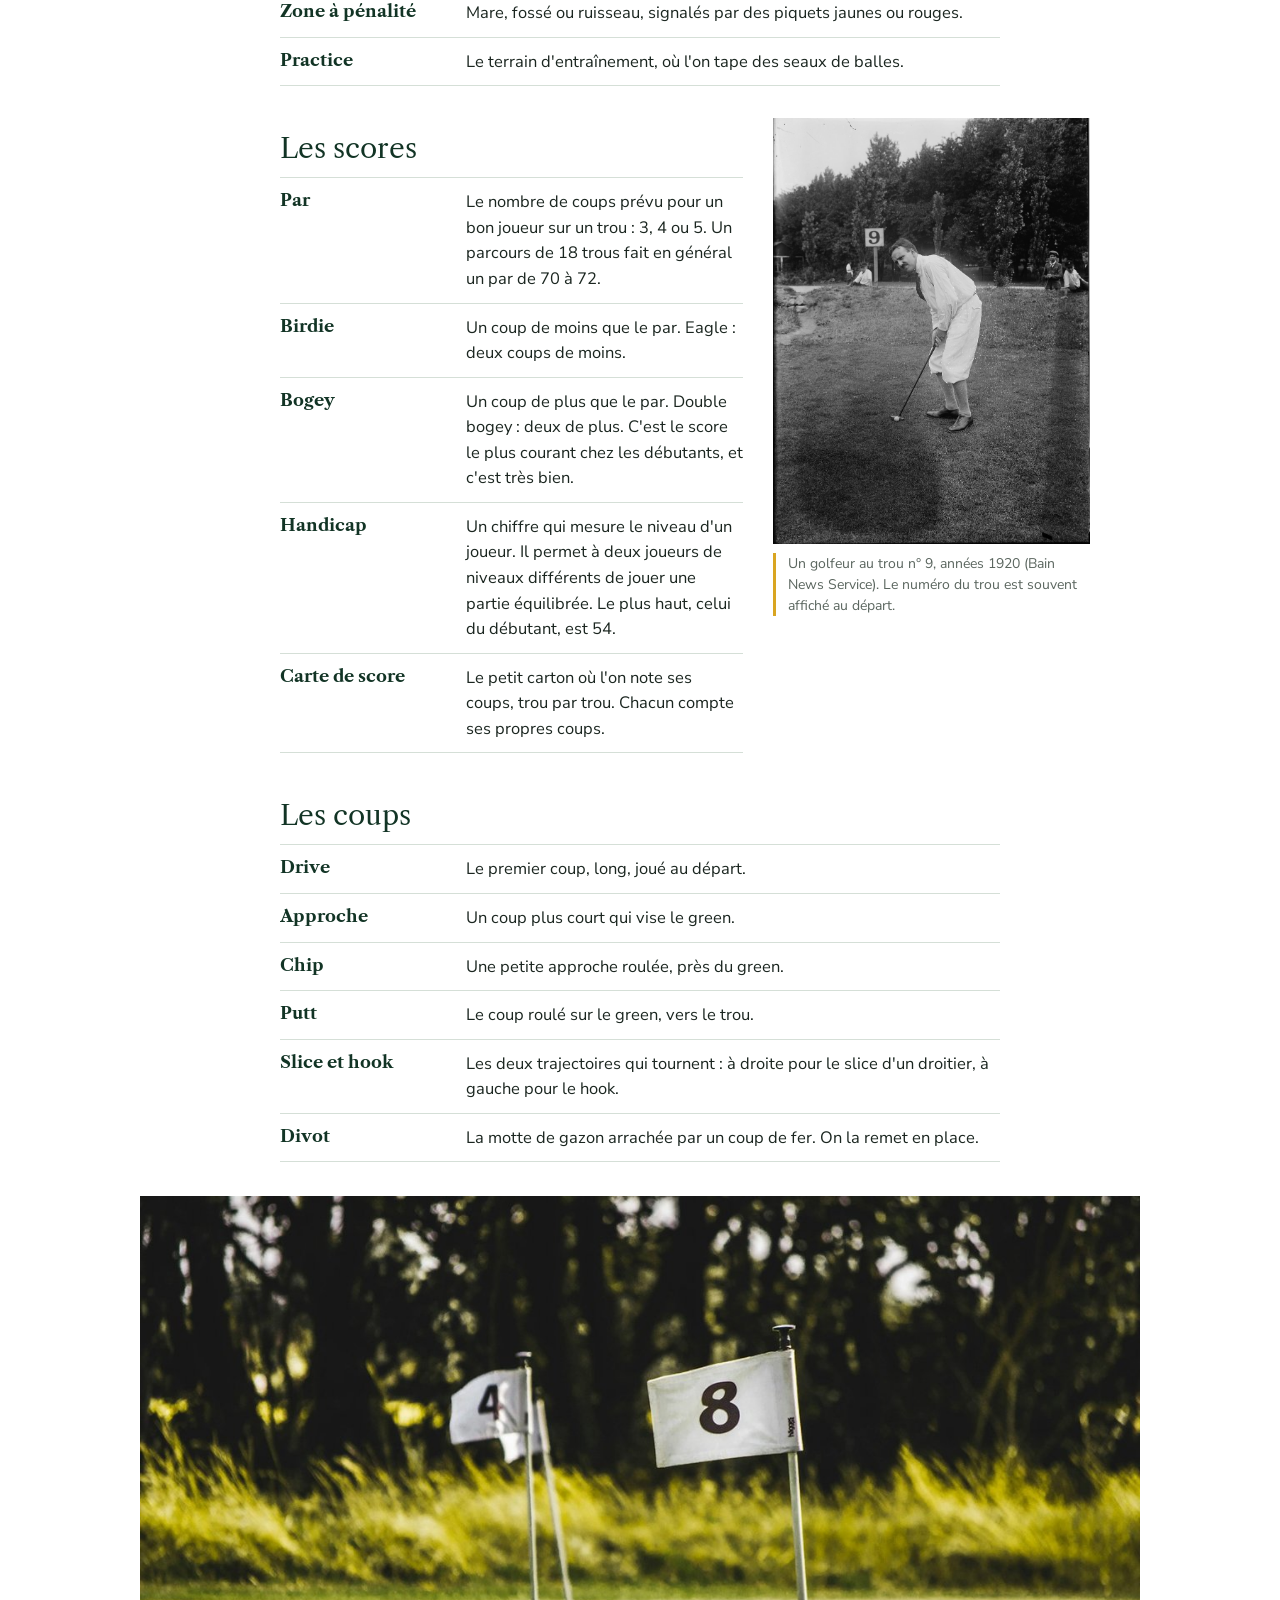
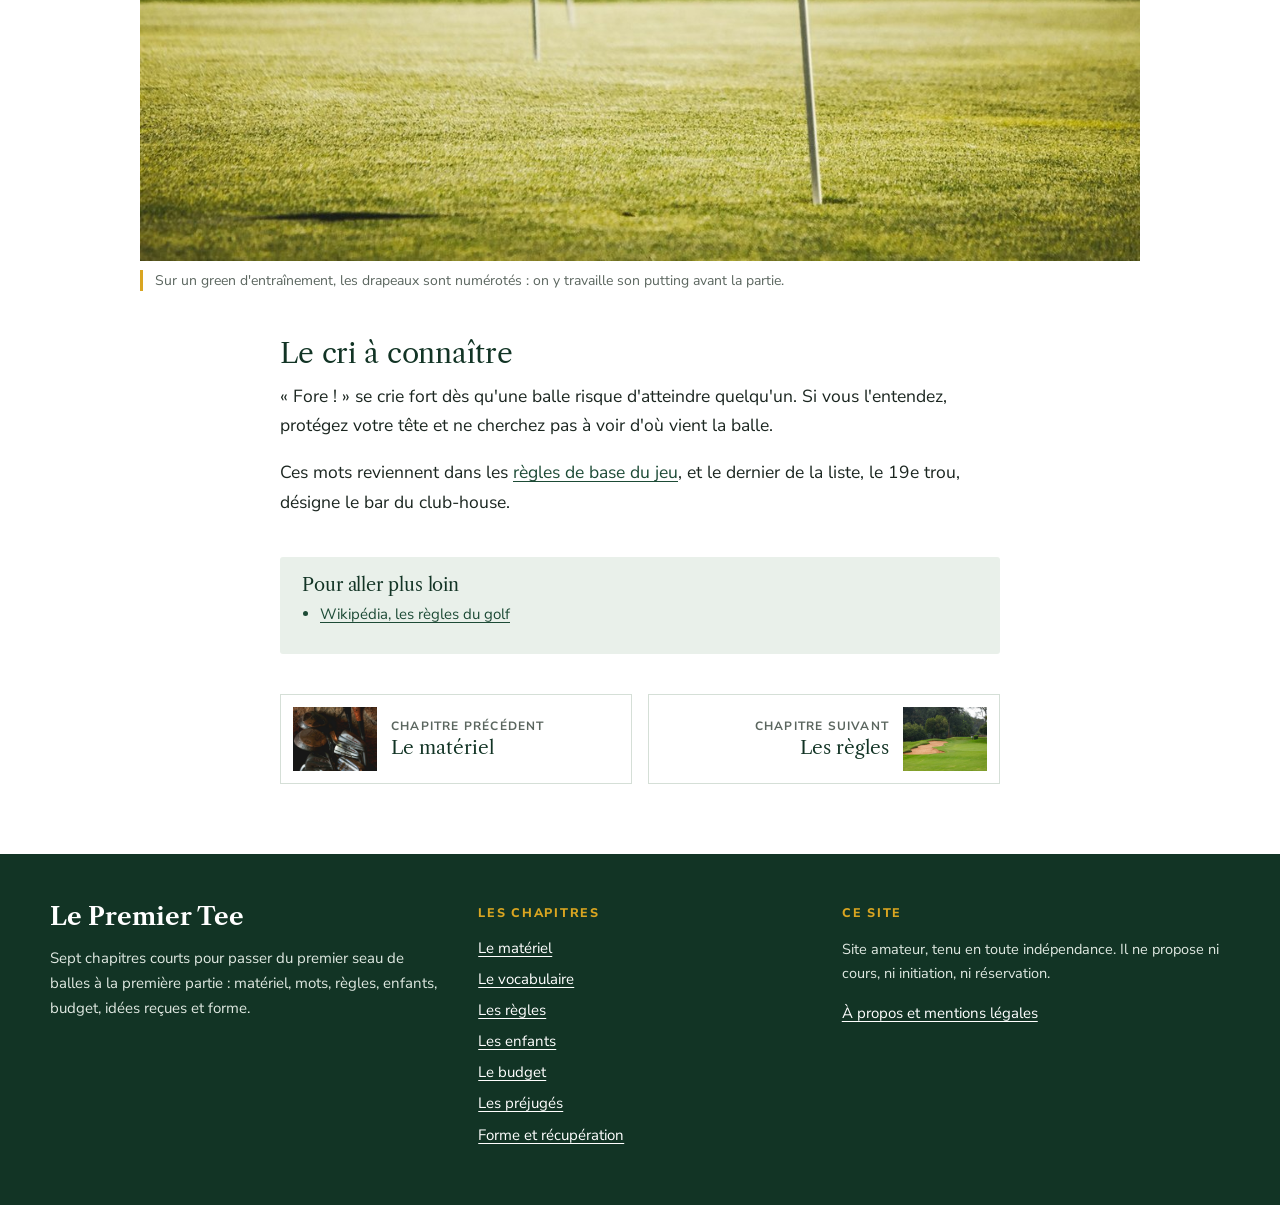
<file: le-vocabulaire-du-golf/index.html>
<!doctype html>
<html lang="fr">
<head>
<meta charset="utf-8">
<meta name="viewport" content="width=device-width, initial-scale=1">
<title>Le vocabulaire du golf : les mots à connaître pour débuter | Le Premier Tee</title>
<meta name="description" content="Par, birdie, bogey, green, fairway, bunker, handicap : le vocabulaire de base du golf expliqué simplement, pour suivre une partie sans se perdre.">
<link rel="canonical" href="https://www.commencerlegolf.be/le-vocabulaire-du-golf/">
<meta property="og:title" content="Le vocabulaire du golf : les mots à connaître pour débuter">
<meta property="og:description" content="Par, birdie, bogey, green, fairway, bunker, handicap : le vocabulaire de base du golf expliqué simplement, pour suivre une partie sans se perdre.">
<meta property="og:type" content="article">
<link rel="icon" href="/favicon.svg" type="image/svg+xml">
<link rel="stylesheet" href="/assets/premier-tee.css">
</head>
<body class="page">
<header class="tete">
<div class="w tete-in"><a class="marque" href="/"><span class="marque-nom">Le Premier Tee</span><span class="marque-sous">le petit guide pour débuter le golf</span></a>
<details class="menu"><summary>Sommaire</summary><ul><li><a href="/le-materiel-pour-commencer/">Le matériel</a></li><li><a href="/le-vocabulaire-du-golf/" aria-current="page">Le vocabulaire</a></li><li><a href="/les-regles-essentielles/">Les règles</a></li><li><a href="/le-golf-pour-les-enfants/">Les enfants</a></li><li><a href="/combien-coute-le-golf/">Le budget</a></li><li><a href="/un-golf-pour-tous/">Les préjugés</a></li><li><a href="/le-golf-la-forme-et-la-recuperation/">Forme et récupération</a></li></ul></details>
<nav class="nav-large" aria-label="Chapitres"><ul><li><a href="/le-materiel-pour-commencer/">Le matériel</a></li><li><a href="/le-vocabulaire-du-golf/" aria-current="page">Le vocabulaire</a></li><li><a href="/les-regles-essentielles/">Les règles</a></li><li><a href="/le-golf-pour-les-enfants/">Les enfants</a></li><li><a href="/combien-coute-le-golf/">Le budget</a></li><li><a href="/un-golf-pour-tous/">Les préjugés</a></li><li><a href="/le-golf-la-forme-et-la-recuperation/">Forme et récupération</a></li></ul></nav></div>
</header>
<main>
<article>
<header class="a-tete w etroit"><p class="fil"><a href="/">Accueil</a> › Le vocabulaire</p><p class="surtitre">Chapitre 2 sur 7</p>
<h1>Le vocabulaire du golf : les mots à connaître pour débuter</h1><p class="chapo">Le golf parle un mélange d&#x27;anglais et de français. Une vingtaine de mots suffisent pour suivre une partie, lire une carte de score et comprendre ce que dit votre partenaire.</p></header>
<div class="w etroit texte"><h2>Sur le terrain</h2>
<figure class="fig large"><img src="/img/ph-green-bunkers.jpg" width="1200" height="799" alt="Green entouré de bunkers de sable, vu d&#x27;en haut, quelques joueurs" fetchpriority="high" decoding="async"><figcaption>Un green, ses bunkers et le fairway qui y mène : tout le parcours en une image.</figcaption></figure>
<dl class="lexique"><div><dt>Départ (tee)</dt><dd>La zone d&#x27;où l&#x27;on frappe le premier coup de chaque trou, souvent marquée de deux plots de couleur.</dd></div><div><dt>Fairway</dt><dd>L&#x27;allée tondue court qui mène du départ au green. C&#x27;est là qu&#x27;on veut voir sa balle.</dd></div><div><dt>Rough</dt><dd>L&#x27;herbe plus haute de part et d&#x27;autre du fairway. On s&#x27;y perd facilement, la balle aussi.</dd></div><div><dt>Green</dt><dd>La zone d&#x27;herbe très rase autour du trou, où l&#x27;on joue au putter.</dd></div><div><dt>Bunker</dt><dd>Une fosse de sable, près du green ou au bord du fairway.</dd></div><div><dt>Zone à pénalité</dt><dd>Mare, fossé ou ruisseau, signalés par des piquets jaunes ou rouges.</dd></div><div><dt>Practice</dt><dd>Le terrain d&#x27;entraînement, où l&#x27;on tape des seaux de balles.</dd></div></dl>
<figure class="fig portrait"><img src="/img/an-trou-9.jpg" width="893" height="1200" alt="Photographie ancienne d&#x27;un golfeur qui putte devant une pancarte numéro 9" loading="lazy" decoding="async"><figcaption>Un golfeur au trou n° 9, années 1920 (Bain News Service). Le numéro du trou est souvent affiché au départ.</figcaption></figure>
<h2>Les scores</h2>
<dl class="lexique"><div><dt>Par</dt><dd>Le nombre de coups prévu pour un bon joueur sur un trou : 3, 4 ou 5. Un parcours de 18 trous fait en général un par de 70 à 72.</dd></div><div><dt>Birdie</dt><dd>Un coup de moins que le par. Eagle : deux coups de moins.</dd></div><div><dt>Bogey</dt><dd>Un coup de plus que le par. Double bogey : deux de plus. C&#x27;est le score le plus courant chez les débutants, et c&#x27;est très bien.</dd></div><div><dt>Handicap</dt><dd>Un chiffre qui mesure le niveau d&#x27;un joueur. Il permet à deux joueurs de niveaux différents de jouer une partie équilibrée. Le plus haut, celui du débutant, est 54.</dd></div><div><dt>Carte de score</dt><dd>Le petit carton où l&#x27;on note ses coups, trou par trou. Chacun compte ses propres coups.</dd></div></dl>
<h2>Les coups</h2>
<dl class="lexique"><div><dt>Drive</dt><dd>Le premier coup, long, joué au départ.</dd></div><div><dt>Approche</dt><dd>Un coup plus court qui vise le green.</dd></div><div><dt>Chip</dt><dd>Une petite approche roulée, près du green.</dd></div><div><dt>Putt</dt><dd>Le coup roulé sur le green, vers le trou.</dd></div><div><dt>Slice et hook</dt><dd>Les deux trajectoires qui tournent : à droite pour le slice d&#x27;un droitier, à gauche pour le hook.</dd></div><div><dt>Divot</dt><dd>La motte de gazon arrachée par un coup de fer. On la remet en place.</dd></div></dl>
<figure class="fig large"><img src="/img/ph-drapeaux-4-8.jpg" width="1200" height="797" alt="Deux drapeaux blancs numérotés 4 et 8 plantés sur un green d&#x27;entraînement" loading="lazy" decoding="async"><figcaption>Sur un green d&#x27;entraînement, les drapeaux sont numérotés : on y travaille son putting avant la partie.</figcaption></figure>
<h2>Le cri à connaître</h2>
<p>« Fore ! » se crie fort dès qu&#x27;une balle risque d&#x27;atteindre quelqu&#x27;un. Si vous l&#x27;entendez, protégez votre tête et ne cherchez pas à voir d&#x27;où vient la balle.</p>
<p>Ces mots reviennent dans les <a href="/les-regles-essentielles/">règles de base du jeu</a>, et le dernier de la liste, le 19e trou, désigne le bar du club-house.</p><aside class="sources"><h2>Pour aller plus loin</h2><ul><li><a href="https://fr.wikipedia.org/wiki/R%C3%A8gles_du_golf" rel="nofollow noopener">Wikipédia, les règles du golf</a></li></ul></aside></div>
</article>
<nav class="suite w etroit" aria-label="Chapitres voisins"><a class="suite-g" href="/le-materiel-pour-commencer/"><img src="/img/ph-clubs-mur.jpg" width="800" height="1200" alt="Vignette du chapitre le matériel" loading="lazy" decoding="async"><span><small>Chapitre précédent</small>Le matériel</span></a><a class="suite-d" href="/les-regles-essentielles/"><img src="/img/ph-bunker-green.jpg" width="1200" height="800" alt="Vignette du chapitre les règles" loading="lazy" decoding="async"><span><small>Chapitre suivant</small>Les règles</span></a></nav>
</main>
<footer class="pied"><div class="w pied-in">
<div><p class="pied-nom">Le Premier Tee</p><p>Sept chapitres courts pour passer du premier seau de balles à la première partie : matériel, mots, règles, enfants, budget, idées reçues et forme.</p></div>
<div><p class="pied-titre">Les chapitres</p><ul><li><a href="/le-materiel-pour-commencer/">Le matériel</a></li><li><a href="/le-vocabulaire-du-golf/">Le vocabulaire</a></li><li><a href="/les-regles-essentielles/">Les règles</a></li><li><a href="/le-golf-pour-les-enfants/">Les enfants</a></li><li><a href="/combien-coute-le-golf/">Le budget</a></li><li><a href="/un-golf-pour-tous/">Les préjugés</a></li><li><a href="/le-golf-la-forme-et-la-recuperation/">Forme et récupération</a></li></ul></div>
<div><p class="pied-titre">Ce site</p><p class="independance">Site amateur, tenu en toute indépendance. Il ne propose ni cours, ni initiation, ni réservation.</p><p><a href="/a-propos/">À propos et mentions légales</a></p></div>
</div></footer>
</body>
</html>
</file>
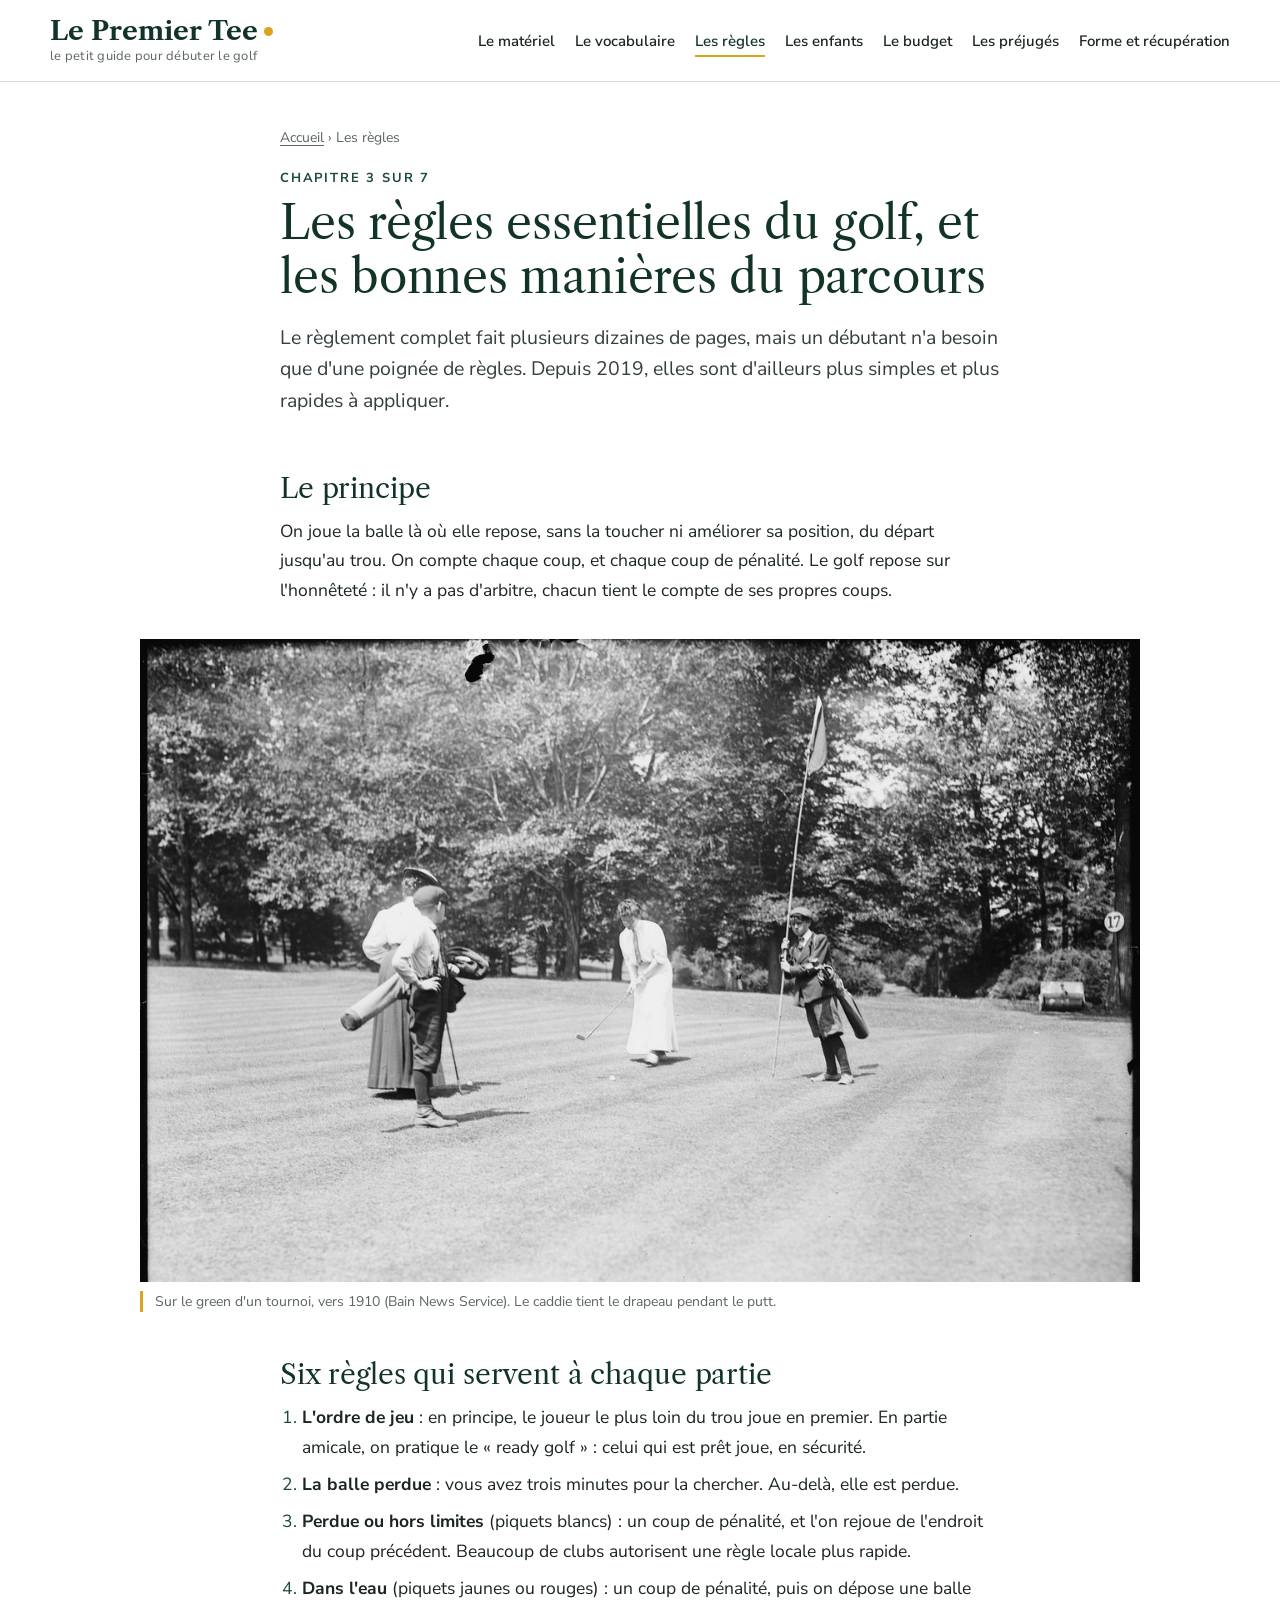
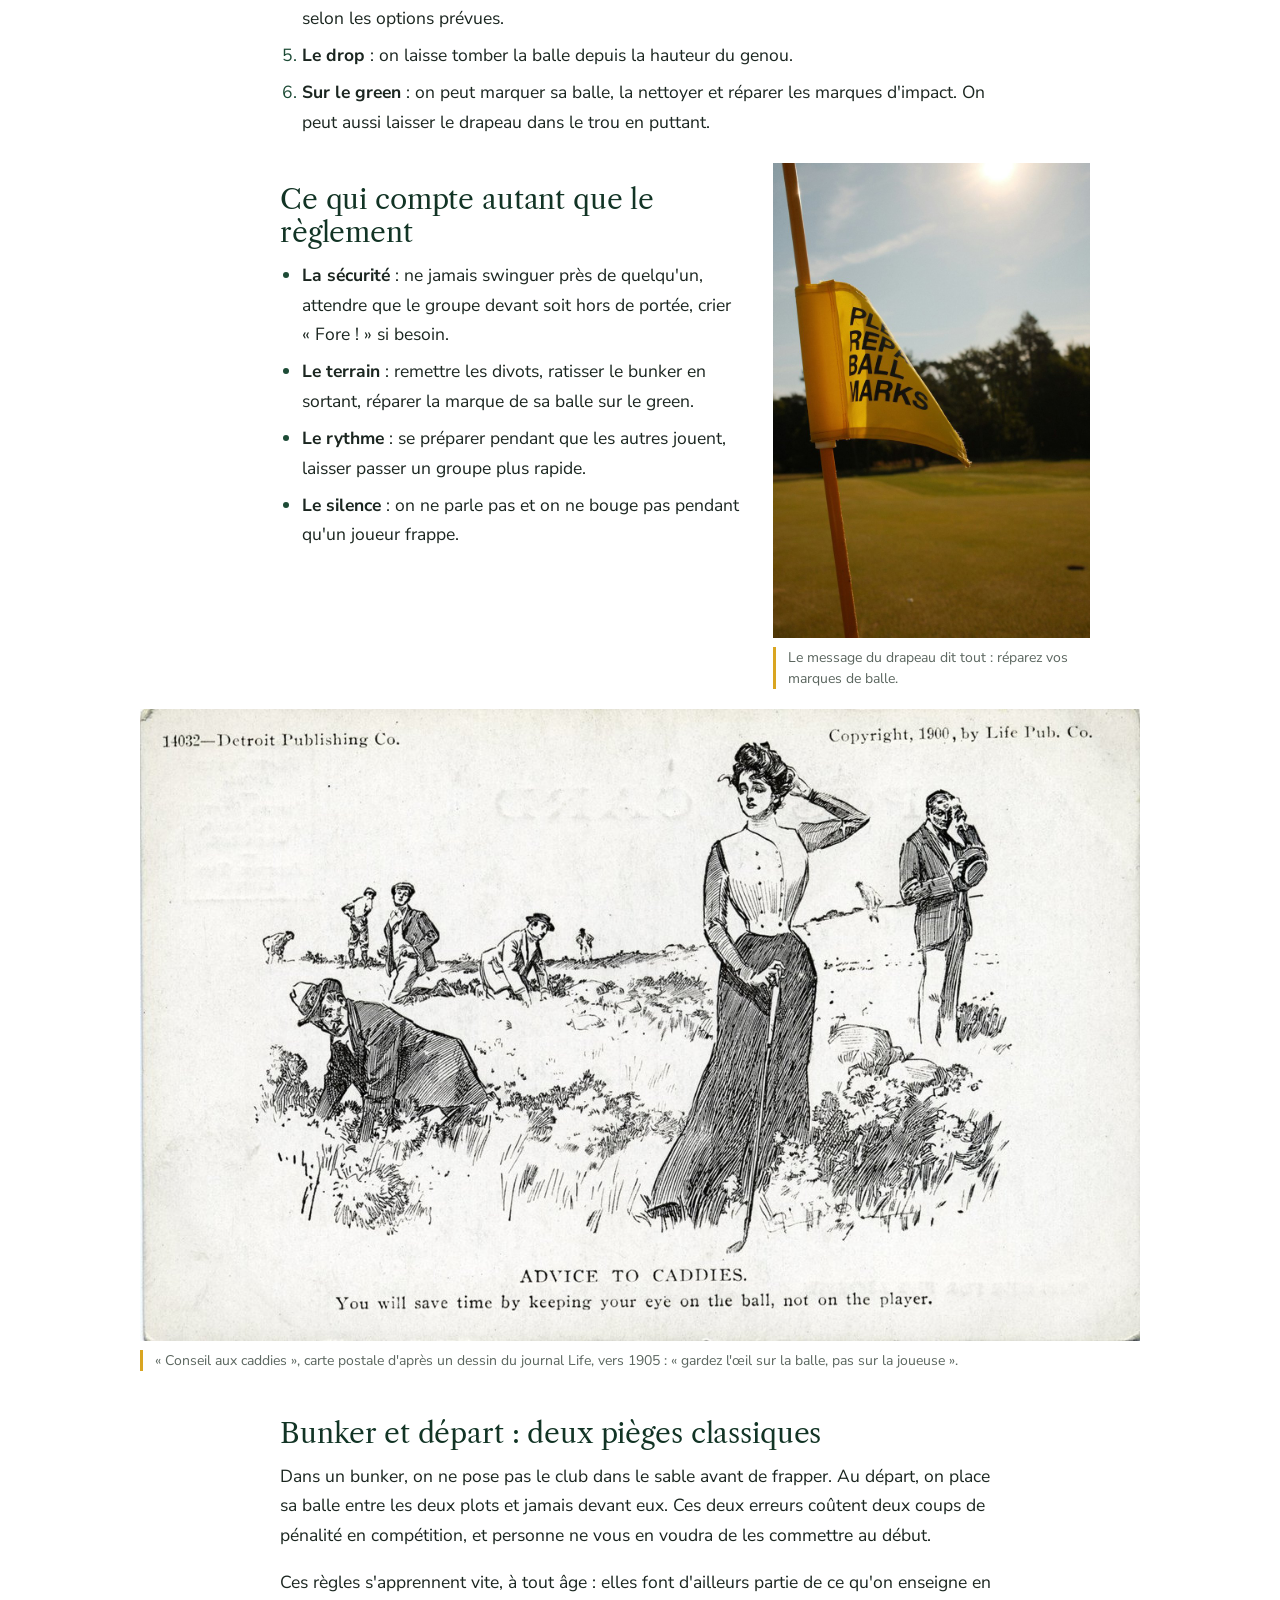
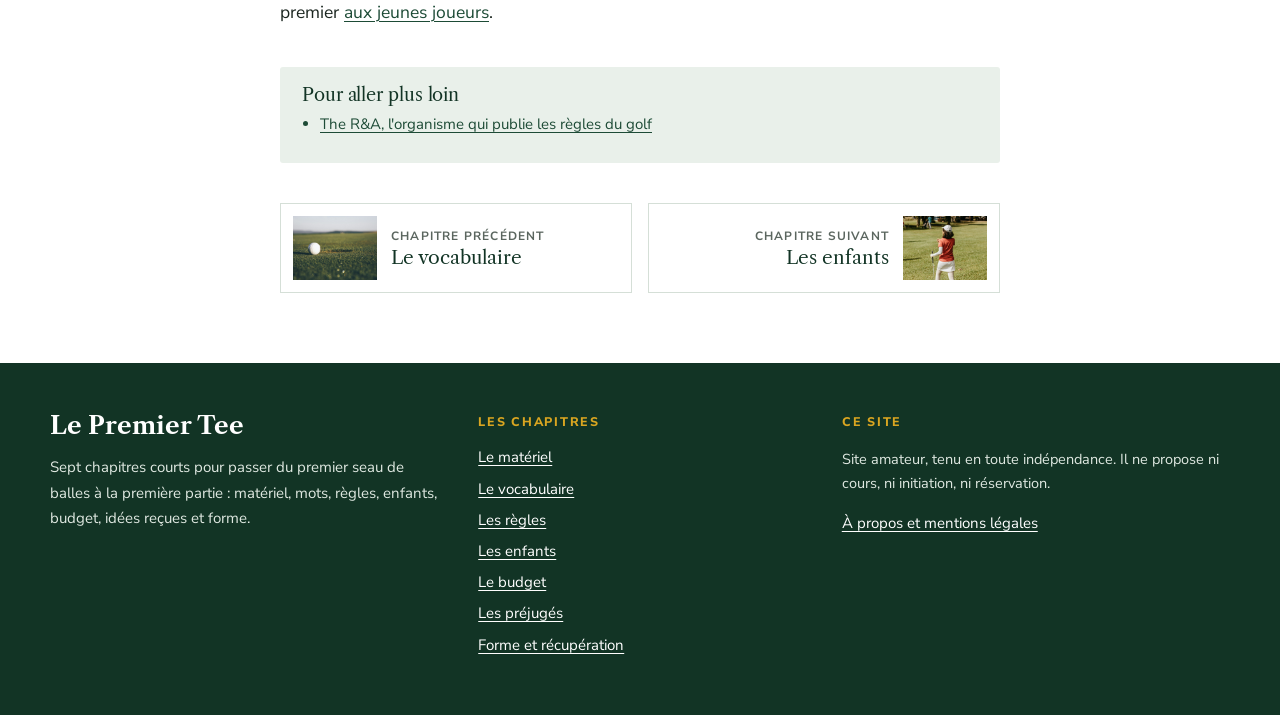
<file: les-regles-essentielles/index.html>
<!doctype html>
<html lang="fr">
<head>
<meta charset="utf-8">
<meta name="viewport" content="width=device-width, initial-scale=1">
<title>Les règles essentielles du golf, et les bonnes manières du parcours | Le Premier Tee</title>
<meta name="description" content="Les règles du golf à connaître pour débuter : ordre de jeu, balle perdue, hors limites, bunkers, green, et les usages qui comptent autant que le règlement.">
<link rel="canonical" href="https://www.commencerlegolf.be/les-regles-essentielles/">
<meta property="og:title" content="Les règles essentielles du golf, et les bonnes manières du parcours">
<meta property="og:description" content="Les règles du golf à connaître pour débuter : ordre de jeu, balle perdue, hors limites, bunkers, green, et les usages qui comptent autant que le règlement.">
<meta property="og:type" content="article">
<link rel="icon" href="/favicon.svg" type="image/svg+xml">
<link rel="stylesheet" href="/assets/premier-tee.css">
</head>
<body class="page">
<header class="tete">
<div class="w tete-in"><a class="marque" href="/"><span class="marque-nom">Le Premier Tee</span><span class="marque-sous">le petit guide pour débuter le golf</span></a>
<details class="menu"><summary>Sommaire</summary><ul><li><a href="/le-materiel-pour-commencer/">Le matériel</a></li><li><a href="/le-vocabulaire-du-golf/">Le vocabulaire</a></li><li><a href="/les-regles-essentielles/" aria-current="page">Les règles</a></li><li><a href="/le-golf-pour-les-enfants/">Les enfants</a></li><li><a href="/combien-coute-le-golf/">Le budget</a></li><li><a href="/un-golf-pour-tous/">Les préjugés</a></li><li><a href="/le-golf-la-forme-et-la-recuperation/">Forme et récupération</a></li></ul></details>
<nav class="nav-large" aria-label="Chapitres"><ul><li><a href="/le-materiel-pour-commencer/">Le matériel</a></li><li><a href="/le-vocabulaire-du-golf/">Le vocabulaire</a></li><li><a href="/les-regles-essentielles/" aria-current="page">Les règles</a></li><li><a href="/le-golf-pour-les-enfants/">Les enfants</a></li><li><a href="/combien-coute-le-golf/">Le budget</a></li><li><a href="/un-golf-pour-tous/">Les préjugés</a></li><li><a href="/le-golf-la-forme-et-la-recuperation/">Forme et récupération</a></li></ul></nav></div>
</header>
<main>
<article>
<header class="a-tete w etroit"><p class="fil"><a href="/">Accueil</a> › Les règles</p><p class="surtitre">Chapitre 3 sur 7</p>
<h1>Les règles essentielles du golf, et les bonnes manières du parcours</h1><p class="chapo">Le règlement complet fait plusieurs dizaines de pages, mais un débutant n&#x27;a besoin que d&#x27;une poignée de règles. Depuis 2019, elles sont d&#x27;ailleurs plus simples et plus rapides à appliquer.</p></header>
<div class="w etroit texte"><h2>Le principe</h2>
<p>On joue la balle là où elle repose, sans la toucher ni améliorer sa position, du départ jusqu&#x27;au trou. On compte chaque coup, et chaque coup de pénalité. Le golf repose sur l&#x27;honnêteté : il n&#x27;y a pas d&#x27;arbitre, chacun tient le compte de ses propres coups.</p>
<figure class="fig large"><img src="/img/an-green-drapeau.jpg" width="1200" height="772" alt="Photographie ancienne de deux joueuses et d&#x27;un caddie sur un green, drapeau au fond" fetchpriority="high" decoding="async"><figcaption>Sur le green d&#x27;un tournoi, vers 1910 (Bain News Service). Le caddie tient le drapeau pendant le putt.</figcaption></figure>
<h2>Six règles qui servent à chaque partie</h2>
<ol>
<li><strong>L&#x27;ordre de jeu</strong> : en principe, le joueur le plus loin du trou joue en premier. En partie amicale, on pratique le « ready golf » : celui qui est prêt joue, en sécurité.</li>
<li><strong>La balle perdue</strong> : vous avez trois minutes pour la chercher. Au-delà, elle est perdue.</li>
<li><strong>Perdue ou hors limites</strong> (piquets blancs) : un coup de pénalité, et l&#x27;on rejoue de l&#x27;endroit du coup précédent. Beaucoup de clubs autorisent une règle locale plus rapide.</li>
<li><strong>Dans l&#x27;eau</strong> (piquets jaunes ou rouges) : un coup de pénalité, puis on dépose une balle selon les options prévues.</li>
<li><strong>Le drop</strong> : on laisse tomber la balle depuis la hauteur du genou.</li>
<li><strong>Sur le green</strong> : on peut marquer sa balle, la nettoyer et réparer les marques d&#x27;impact. On peut aussi laisser le drapeau dans le trou en puttant.</li>
</ol>
<figure class="fig portrait"><img src="/img/ph-drapeau-marques.jpg" width="800" height="1200" alt="Drapeau jaune où l&#x27;on lit « Please repair ball marks »" loading="lazy" decoding="async"><figcaption>Le message du drapeau dit tout : réparez vos marques de balle.</figcaption></figure>
<h2>Ce qui compte autant que le règlement</h2>
<ul>
<li><strong>La sécurité</strong> : ne jamais swinguer près de quelqu&#x27;un, attendre que le groupe devant soit hors de portée, crier « Fore ! » si besoin.</li>
<li><strong>Le terrain</strong> : remettre les divots, ratisser le bunker en sortant, réparer la marque de sa balle sur le green.</li>
<li><strong>Le rythme</strong> : se préparer pendant que les autres jouent, laisser passer un groupe plus rapide.</li>
<li><strong>Le silence</strong> : on ne parle pas et on ne bouge pas pendant qu&#x27;un joueur frappe.</li>
</ul>
<figure class="fig large"><img src="/img/an-conseils-caddies.jpg" width="1200" height="758" alt="Dessin humoristique ancien d&#x27;une golfeuse et d&#x27;un caddie qui la regarde" loading="lazy" decoding="async"><figcaption>« Conseil aux caddies », carte postale d&#x27;après un dessin du journal Life, vers 1905 : « gardez l&#x27;œil sur la balle, pas sur la joueuse ».</figcaption></figure>
<h2>Bunker et départ : deux pièges classiques</h2>
<p>Dans un bunker, on ne pose pas le club dans le sable avant de frapper. Au départ, on place sa balle entre les deux plots et jamais devant eux. Ces deux erreurs coûtent deux coups de pénalité en compétition, et personne ne vous en voudra de les commettre au début.</p>
<p>Ces règles s&#x27;apprennent vite, à tout âge : elles font d&#x27;ailleurs partie de ce qu&#x27;on enseigne en premier <a href="/le-golf-pour-les-enfants/">aux jeunes joueurs</a>.</p><aside class="sources"><h2>Pour aller plus loin</h2><ul><li><a href="https://www.randa.org/" rel="nofollow noopener">The R&amp;A, l&#x27;organisme qui publie les règles du golf</a></li></ul></aside></div>
</article>
<nav class="suite w etroit" aria-label="Chapitres voisins"><a class="suite-g" href="/le-vocabulaire-du-golf/"><img src="/img/ph-balle-trou.jpg" width="1200" height="786" alt="Vignette du chapitre le vocabulaire" loading="lazy" decoding="async"><span><small>Chapitre précédent</small>Le vocabulaire</span></a><a class="suite-d" href="/le-golf-pour-les-enfants/"><img src="/img/ph-fillette-club.jpg" width="1200" height="800" alt="Vignette du chapitre les enfants" loading="lazy" decoding="async"><span><small>Chapitre suivant</small>Les enfants</span></a></nav>
</main>
<footer class="pied"><div class="w pied-in">
<div><p class="pied-nom">Le Premier Tee</p><p>Sept chapitres courts pour passer du premier seau de balles à la première partie : matériel, mots, règles, enfants, budget, idées reçues et forme.</p></div>
<div><p class="pied-titre">Les chapitres</p><ul><li><a href="/le-materiel-pour-commencer/">Le matériel</a></li><li><a href="/le-vocabulaire-du-golf/">Le vocabulaire</a></li><li><a href="/les-regles-essentielles/">Les règles</a></li><li><a href="/le-golf-pour-les-enfants/">Les enfants</a></li><li><a href="/combien-coute-le-golf/">Le budget</a></li><li><a href="/un-golf-pour-tous/">Les préjugés</a></li><li><a href="/le-golf-la-forme-et-la-recuperation/">Forme et récupération</a></li></ul></div>
<div><p class="pied-titre">Ce site</p><p class="independance">Site amateur, tenu en toute indépendance. Il ne propose ni cours, ni initiation, ni réservation.</p><p><a href="/a-propos/">À propos et mentions légales</a></p></div>
</div></footer>
</body>
</html>
</file>
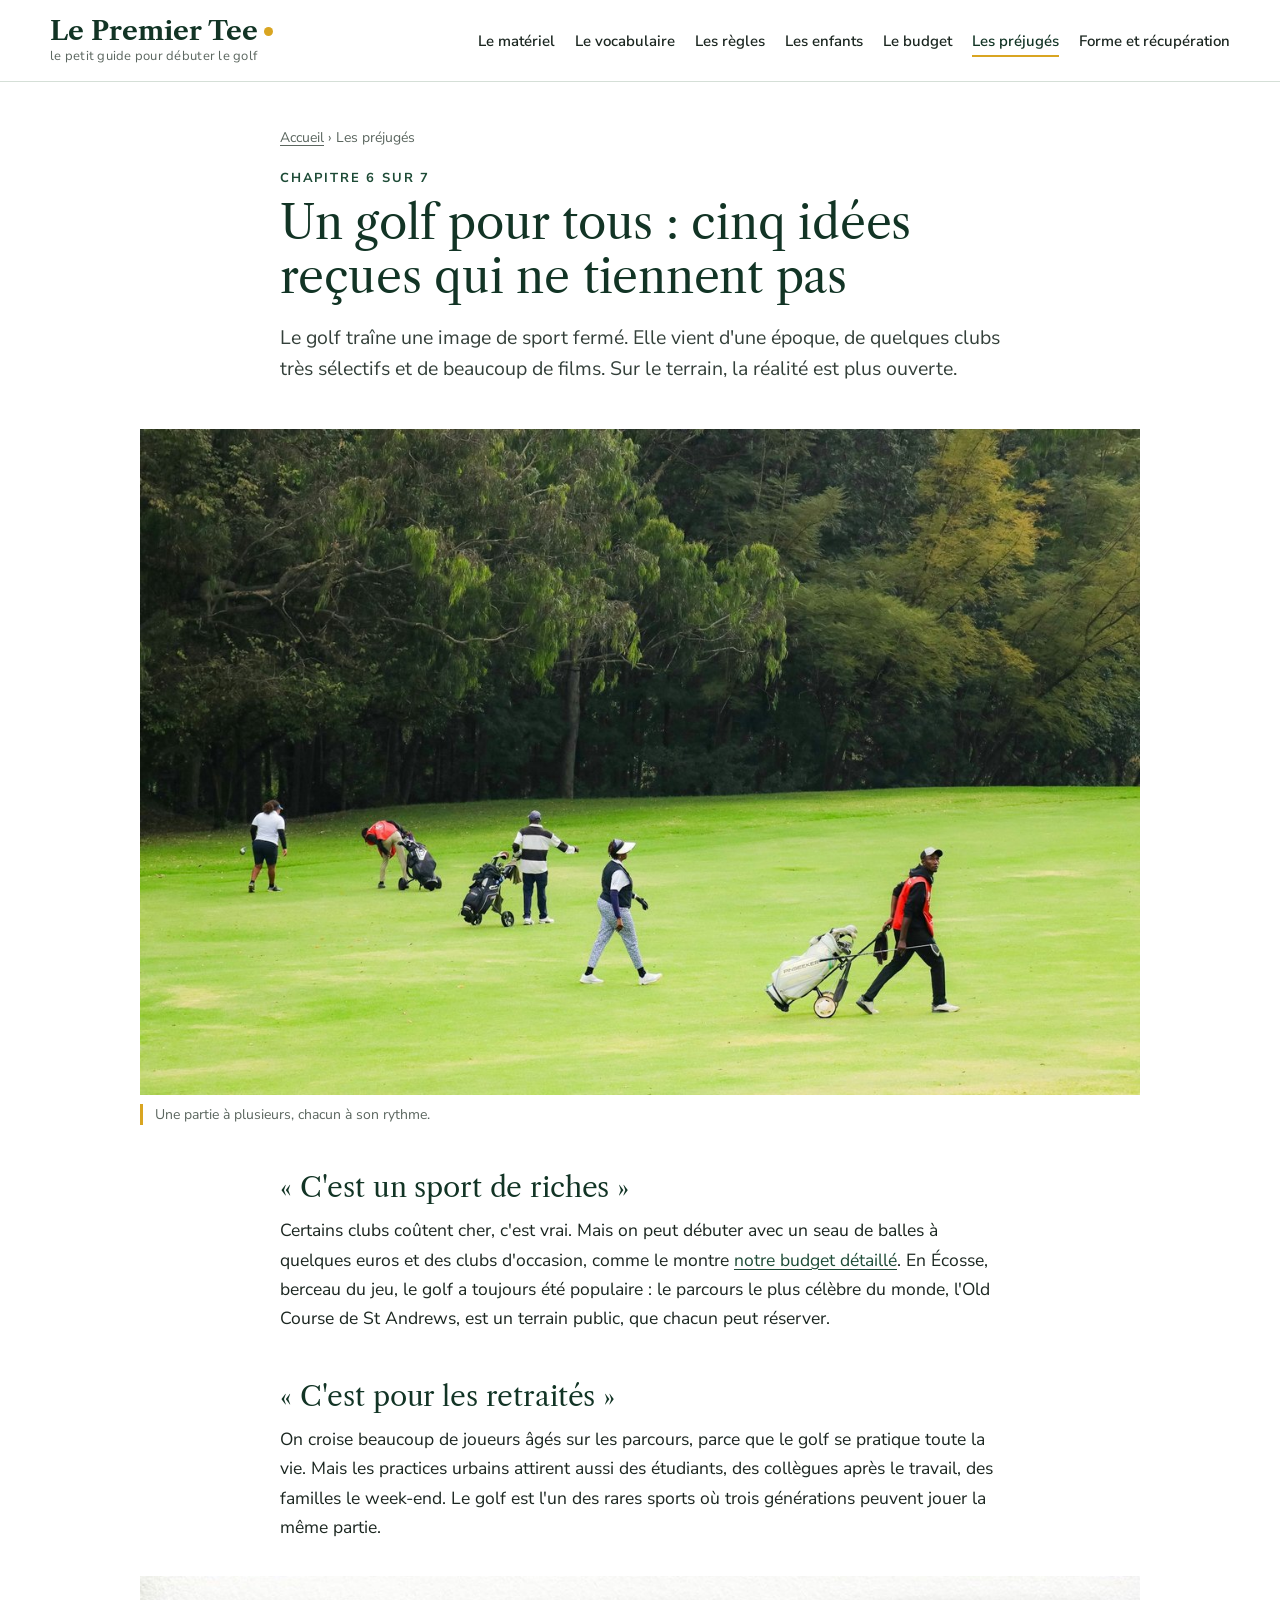
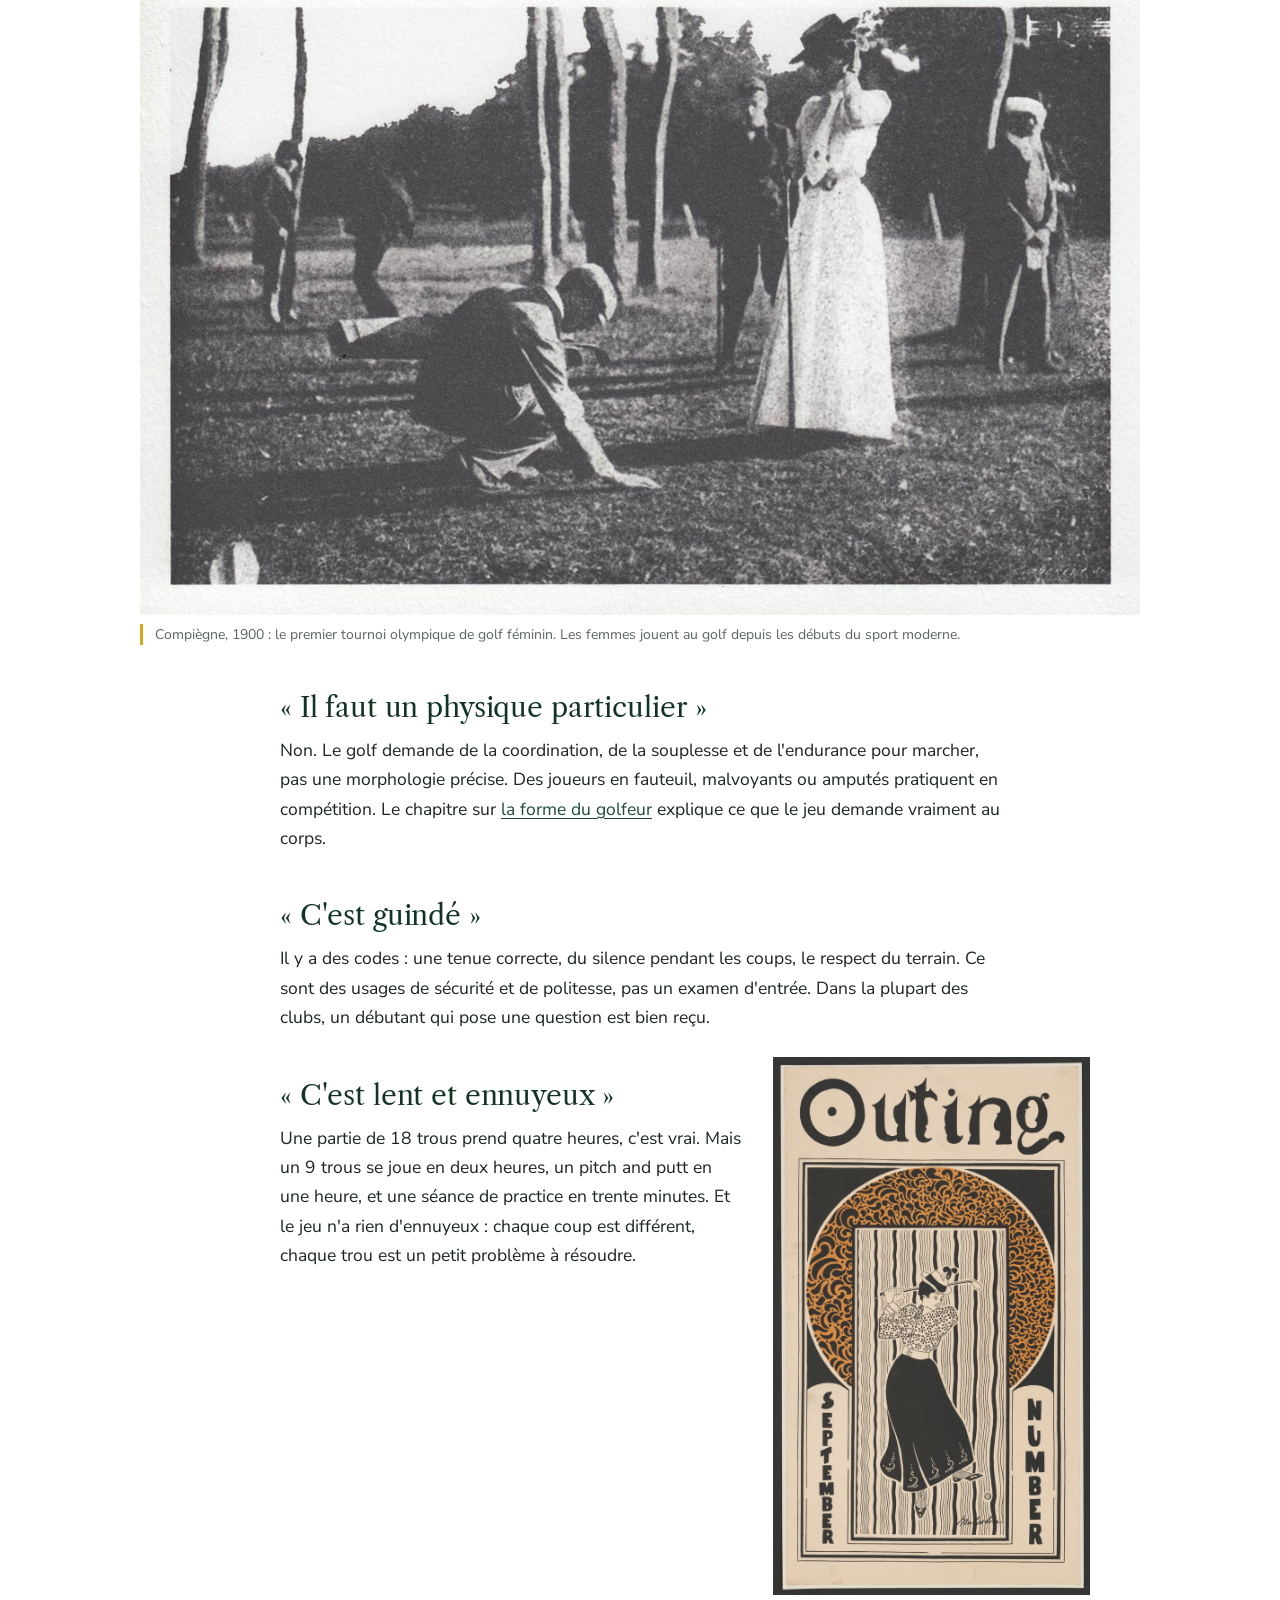
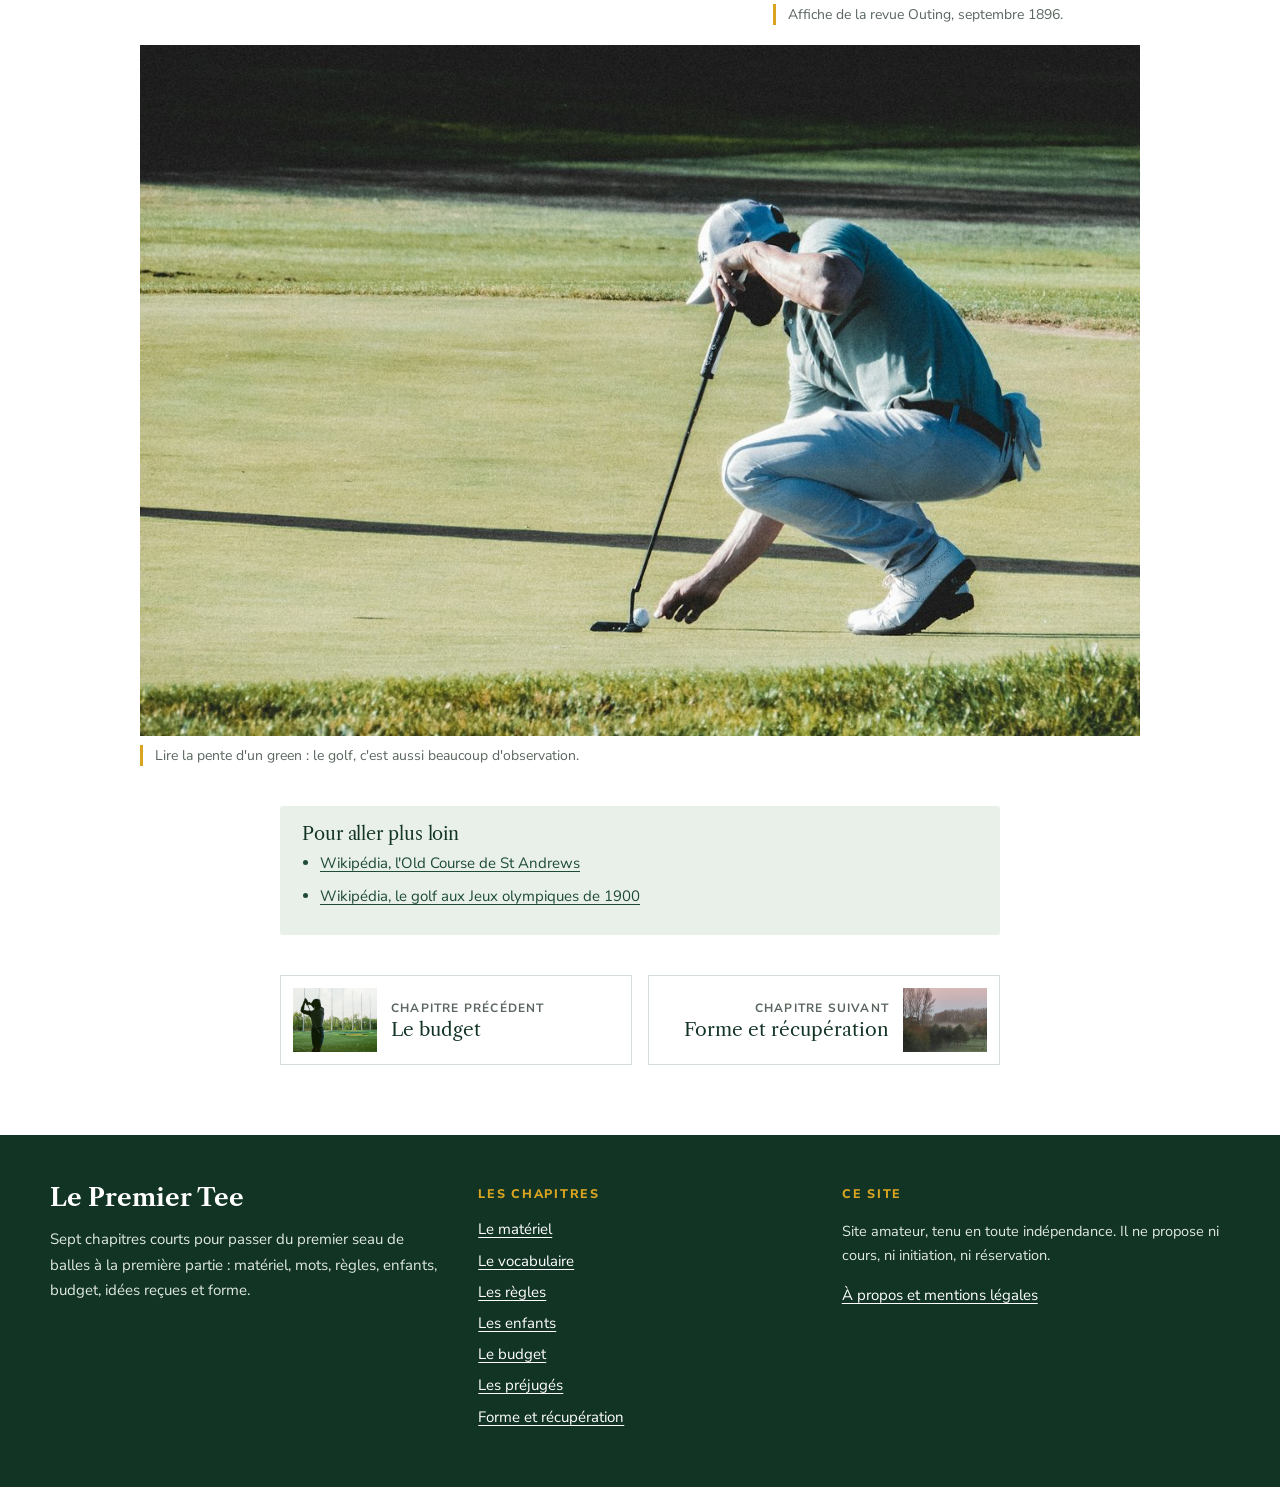
<file: un-golf-pour-tous/index.html>
<!doctype html>
<html lang="fr">
<head>
<meta charset="utf-8">
<meta name="viewport" content="width=device-width, initial-scale=1">
<title>Un golf pour tous : cinq idées reçues qui ne tiennent pas | Le Premier Tee</title>
<meta name="description" content="Trop cher, trop chic, trop lent, réservé aux retraités ? Cinq idées reçues sur le golf, et ce qu&#x27;il en est vraiment quand on pousse la porte d&#x27;un practice.">
<link rel="canonical" href="https://www.commencerlegolf.be/un-golf-pour-tous/">
<meta property="og:title" content="Un golf pour tous : cinq idées reçues qui ne tiennent pas">
<meta property="og:description" content="Trop cher, trop chic, trop lent, réservé aux retraités ? Cinq idées reçues sur le golf, et ce qu&#x27;il en est vraiment quand on pousse la porte d&#x27;un practice.">
<meta property="og:type" content="article">
<link rel="icon" href="/favicon.svg" type="image/svg+xml">
<link rel="stylesheet" href="/assets/premier-tee.css">
</head>
<body class="page">
<header class="tete">
<div class="w tete-in"><a class="marque" href="/"><span class="marque-nom">Le Premier Tee</span><span class="marque-sous">le petit guide pour débuter le golf</span></a>
<details class="menu"><summary>Sommaire</summary><ul><li><a href="/le-materiel-pour-commencer/">Le matériel</a></li><li><a href="/le-vocabulaire-du-golf/">Le vocabulaire</a></li><li><a href="/les-regles-essentielles/">Les règles</a></li><li><a href="/le-golf-pour-les-enfants/">Les enfants</a></li><li><a href="/combien-coute-le-golf/">Le budget</a></li><li><a href="/un-golf-pour-tous/" aria-current="page">Les préjugés</a></li><li><a href="/le-golf-la-forme-et-la-recuperation/">Forme et récupération</a></li></ul></details>
<nav class="nav-large" aria-label="Chapitres"><ul><li><a href="/le-materiel-pour-commencer/">Le matériel</a></li><li><a href="/le-vocabulaire-du-golf/">Le vocabulaire</a></li><li><a href="/les-regles-essentielles/">Les règles</a></li><li><a href="/le-golf-pour-les-enfants/">Les enfants</a></li><li><a href="/combien-coute-le-golf/">Le budget</a></li><li><a href="/un-golf-pour-tous/" aria-current="page">Les préjugés</a></li><li><a href="/le-golf-la-forme-et-la-recuperation/">Forme et récupération</a></li></ul></nav></div>
</header>
<main>
<article>
<header class="a-tete w etroit"><p class="fil"><a href="/">Accueil</a> › Les préjugés</p><p class="surtitre">Chapitre 6 sur 7</p>
<h1>Un golf pour tous : cinq idées reçues qui ne tiennent pas</h1><p class="chapo">Le golf traîne une image de sport fermé. Elle vient d&#x27;une époque, de quelques clubs très sélectifs et de beaucoup de films. Sur le terrain, la réalité est plus ouverte.</p></header>
<div class="w etroit texte"><figure class="fig large"><img src="/img/ph-groupe-sacs.jpg" width="1200" height="800" alt="Groupe de joueurs de tous âges traversant un fairway avec leurs sacs" fetchpriority="high" decoding="async"><figcaption>Une partie à plusieurs, chacun à son rythme.</figcaption></figure>
<h2>« C&#x27;est un sport de riches »</h2>
<p>Certains clubs coûtent cher, c&#x27;est vrai. Mais on peut débuter avec un seau de balles à quelques euros et des clubs d&#x27;occasion, comme le montre <a href="/combien-coute-le-golf/">notre budget détaillé</a>. En Écosse, berceau du jeu, le golf a toujours été populaire : le parcours le plus célèbre du monde, l&#x27;Old Course de St Andrews, est un terrain public, que chacun peut réserver.</p>
<h2>« C&#x27;est pour les retraités »</h2>
<p>On croise beaucoup de joueurs âgés sur les parcours, parce que le golf se pratique toute la vie. Mais les practices urbains attirent aussi des étudiants, des collègues après le travail, des familles le week-end. Le golf est l&#x27;un des rares sports où trois générations peuvent jouer la même partie.</p>
<figure class="fig large"><img src="/img/an-compiegne-1900.jpg" width="1200" height="766" alt="Photographie ancienne de joueuses en robe longue sur un parcours, l&#x27;une penchée sur sa balle" loading="lazy" decoding="async"><figcaption>Compiègne, 1900 : le premier tournoi olympique de golf féminin. Les femmes jouent au golf depuis les débuts du sport moderne.</figcaption></figure>
<h2>« Il faut un physique particulier »</h2>
<p>Non. Le golf demande de la coordination, de la souplesse et de l&#x27;endurance pour marcher, pas une morphologie précise. Des joueurs en fauteuil, malvoyants ou amputés pratiquent en compétition. Le chapitre sur <a href="/le-golf-la-forme-et-la-recuperation/">la forme du golfeur</a> explique ce que le jeu demande vraiment au corps.</p>
<h2>« C&#x27;est guindé »</h2>
<p>Il y a des codes : une tenue correcte, du silence pendant les coups, le respect du terrain. Ce sont des usages de sécurité et de politesse, pas un examen d&#x27;entrée. Dans la plupart des clubs, un débutant qui pose une question est bien reçu.</p>
<figure class="fig portrait"><img src="/img/an-outing-1896.jpg" width="706" height="1200" alt="Affiche ancienne d&#x27;une revue sportive montrant une golfeuse en jupe longue" loading="lazy" decoding="async"><figcaption>Affiche de la revue Outing, septembre 1896.</figcaption></figure>
<h2>« C&#x27;est lent et ennuyeux »</h2>
<p>Une partie de 18 trous prend quatre heures, c&#x27;est vrai. Mais un 9 trous se joue en deux heures, un pitch and putt en une heure, et une séance de practice en trente minutes. Et le jeu n&#x27;a rien d&#x27;ennuyeux : chaque coup est différent, chaque trou est un petit problème à résoudre.</p>
<figure class="fig large"><img src="/img/ph-lecture-putt.jpg" width="1200" height="829" alt="Joueur accroupi sur un green qui observe la pente avant de putter" loading="lazy" decoding="async"><figcaption>Lire la pente d&#x27;un green : le golf, c&#x27;est aussi beaucoup d&#x27;observation.</figcaption></figure><aside class="sources"><h2>Pour aller plus loin</h2><ul><li><a href="https://fr.wikipedia.org/wiki/Old_Course" rel="nofollow noopener">Wikipédia, l&#x27;Old Course de St Andrews</a></li><li><a href="https://fr.wikipedia.org/wiki/Golf_aux_Jeux_olympiques_de_1900" rel="nofollow noopener">Wikipédia, le golf aux Jeux olympiques de 1900</a></li></ul></aside></div>
</article>
<nav class="suite w etroit" aria-label="Chapitres voisins"><a class="suite-g" href="/combien-coute-le-golf/"><img src="/img/ph-practice-silhouette.jpg" width="1200" height="795" alt="Vignette du chapitre le budget" loading="lazy" decoding="async"><span><small>Chapitre précédent</small>Le budget</span></a><a class="suite-d" href="/le-golf-la-forme-et-la-recuperation/"><img src="/img/ph-parcours-brume.jpg" width="900" height="1200" alt="Vignette du chapitre forme et récupération" loading="lazy" decoding="async"><span><small>Chapitre suivant</small>Forme et récupération</span></a></nav>
</main>
<footer class="pied"><div class="w pied-in">
<div><p class="pied-nom">Le Premier Tee</p><p>Sept chapitres courts pour passer du premier seau de balles à la première partie : matériel, mots, règles, enfants, budget, idées reçues et forme.</p></div>
<div><p class="pied-titre">Les chapitres</p><ul><li><a href="/le-materiel-pour-commencer/">Le matériel</a></li><li><a href="/le-vocabulaire-du-golf/">Le vocabulaire</a></li><li><a href="/les-regles-essentielles/">Les règles</a></li><li><a href="/le-golf-pour-les-enfants/">Les enfants</a></li><li><a href="/combien-coute-le-golf/">Le budget</a></li><li><a href="/un-golf-pour-tous/">Les préjugés</a></li><li><a href="/le-golf-la-forme-et-la-recuperation/">Forme et récupération</a></li></ul></div>
<div><p class="pied-titre">Ce site</p><p class="independance">Site amateur, tenu en toute indépendance. Il ne propose ni cours, ni initiation, ni réservation.</p><p><a href="/a-propos/">À propos et mentions légales</a></p></div>
</div></footer>
</body>
</html>
</file>
<file: assets/premier-tee.css>
/* « Le Premier Tee » — guide classique. Blanc, vert sapin, jaune drapeau. Libre Caslon Text + Nunito Sans. */
@font-face{font-family:"Caslon";src:url(polices/caslon-normal-400.woff2) format("woff2");font-weight:400;font-style:normal;font-display:swap}
@font-face{font-family:"Caslon";src:url(polices/caslon-normal-700.woff2) format("woff2");font-weight:700;font-style:normal;font-display:swap}
@font-face{font-family:"Caslon";src:url(polices/caslon-italic-400.woff2) format("woff2");font-weight:400;font-style:italic;font-display:swap}
@font-face{font-family:"Nunito Sans";src:url(polices/nunito-normal-300-800.woff2) format("woff2");font-weight:300 800;font-style:normal;font-display:swap}
@font-face{font-family:"Nunito Sans";src:url(polices/nunito-italic-300-800.woff2) format("woff2");font-weight:300 800;font-style:italic;font-display:swap}
:root{--encre:#1b2620;--sapin:#1d4b36;--sapin-f:#123425;--herbe:#e9f0ea;--trait:#d5dfd7;--drapeau:#d9a521;--gris:#5b665f;--blanc:#fff}
*{box-sizing:border-box}
html{-webkit-text-size-adjust:100%}
body{margin:0;background:var(--blanc);color:var(--encre);font:400 17.5px/1.68 "Nunito Sans",system-ui,sans-serif}
img{max-width:100%;height:auto;display:block}
a{color:var(--sapin);text-decoration-thickness:1px;text-underline-offset:3px}
a:hover{color:var(--sapin-f);text-decoration-thickness:2px}
h1,h2,h3{font-family:"Caslon",serif;font-weight:400;color:var(--sapin-f);line-height:1.18;letter-spacing:-.005em}
.w{width:min(1180px,100% - 32px);margin-inline:auto}
.etroit{width:min(720px,100% - 32px)}

/* en-tête */
.tete{border-bottom:1px solid var(--trait);background:var(--blanc)}
.tete-in{display:flex;align-items:center;justify-content:space-between;gap:24px;padding:18px 0}
.marque{text-decoration:none;display:flex;flex-direction:column;line-height:1.1}
.marque-nom{font:700 26px/1 "Caslon",serif;color:var(--sapin-f)}
.marque-nom::after{content:"";display:inline-block;width:9px;height:9px;margin-left:6px;background:var(--drapeau);border-radius:50%;vertical-align:4px}
.marque-sous{font-size:13px;color:var(--gris);margin-top:5px;letter-spacing:.02em}
.nav-large ul{display:flex;flex-wrap:wrap;gap:4px 20px;list-style:none;margin:0;padding:0;justify-content:flex-end}
.nav-large a{text-decoration:none;font-size:15px;font-weight:600;color:var(--encre);padding:4px 0;border-bottom:2px solid transparent}
.nav-large a:hover,.nav-large a[aria-current]{border-color:var(--drapeau);color:var(--sapin-f)}
.menu{display:none}
.menu summary{cursor:pointer;font-weight:700;color:var(--sapin);list-style:none;padding:6px 12px;border:1px solid var(--trait);border-radius:4px}
.menu summary::-webkit-details-marker{display:none}
.menu ul{list-style:none;margin:10px 0 0;padding:0;columns:2;column-gap:18px}
.menu li{padding:4px 0}
.menu a{text-decoration:none;font-weight:600}

/* accueil */
.une{position:relative;margin-bottom:56px}
.une-fig{margin:0}
.une-fig img{width:100%;height:min(68vh,620px);object-fit:cover;object-position:50% 22%}
.une-fig figcaption{position:absolute;right:16px;top:12px;font-size:12px;color:#fff;max-width:360px;text-align:right;text-shadow:0 1px 3px rgba(0,0,0,.6)}
.une-panneau{position:relative;margin-top:-170px}
.une-carte{background:var(--blanc);max-width:680px;padding:34px 40px 30px;border-top:5px solid var(--drapeau);box-shadow:0 12px 40px rgba(18,52,37,.14)}
.surtitre{margin:0 0 6px;font-size:13px;font-weight:700;letter-spacing:.14em;text-transform:uppercase;color:var(--sapin)}
.une-carte h1{font-size:clamp(32px,4.6vw,50px);margin:0 0 14px}
.chapo{font-size:19.5px;line-height:1.6;color:#34403a;margin:0}
.sommaire{margin-bottom:64px}
.sommaire>h2{font-size:30px;margin:0 0 22px;padding-bottom:10px;border-bottom:1px solid var(--trait)}
.chaps{list-style:none;margin:0;padding:0;display:grid;grid-template-columns:1fr 1fr;gap:0 48px}
.chap a{display:grid;grid-template-columns:132px 58px 1fr;align-items:center;gap:18px;padding:18px 0;border-bottom:1px solid var(--trait);text-decoration:none;color:var(--encre)}
.chap img{width:132px;height:96px;object-fit:cover}
.chap-num{font:400 44px/1 "Caslon",serif;color:var(--drapeau)}
.chap-titre{display:block;font:400 20px/1.25 "Caslon",serif;color:var(--sapin-f);margin-bottom:4px}
.chap-desc{display:block;font-size:14.5px;line-height:1.45;color:var(--gris)}
.chap a:hover .chap-titre{text-decoration:underline;text-underline-offset:3px}
.plus{margin:-24px auto 56px}
.plus>h2{font-size:24px;margin:0 0 6px}
.plus-liste{list-style:none;margin:0;padding:0;display:grid;grid-template-columns:1fr 1fr;gap:0 48px}
.plus-liste li{padding:12px 0 12px 18px;border-bottom:1px solid var(--trait);border-left:3px solid var(--drapeau);margin-top:10px}
.plus-liste a{display:block;font:400 19px/1.3 "Caslon",serif;text-decoration:none;color:var(--sapin-f)}
.plus-liste a:hover{text-decoration:underline}
.plus-liste span{display:block;font-size:14.5px;line-height:1.45;color:var(--gris);margin-top:3px}
@media (max-width:900px){.plus-liste{grid-template-columns:1fr}}

/* articles */
.a-tete{padding:44px 0 10px}
.fil{font-size:14px;color:var(--gris);margin:0 0 18px}
.fil a{color:var(--gris)}
.a-tete h1{font-size:clamp(31px,4.2vw,46px);margin:0 0 18px}
.texte{padding-bottom:30px}
.texte h2{font-size:28px;margin:46px 0 12px}
.texte p{margin:0 0 18px}
.texte ul,.texte ol{padding-left:22px;margin:0 0 20px}
.texte li{margin-bottom:8px}
.texte li::marker{color:var(--sapin)}
.fig{margin:34px 0}
.fig figcaption{font-size:14px;line-height:1.5;color:var(--gris);margin-top:9px;padding-left:12px;border-left:3px solid var(--drapeau)}
.fig.large{margin-inline:calc((min(720px,100vw - 32px) - min(1000px,100vw - 32px))/2)}
.fig.portrait{float:right;width:44%;margin:6px -90px 20px 30px}
.lexique{overflow:hidden}
.lexique{margin:10px 0 26px;border-top:1px solid var(--trait)}
.lexique div{display:grid;grid-template-columns:170px 1fr;gap:16px;padding:11px 0;border-bottom:1px solid var(--trait)}
.lexique dt{font:700 17px/1.4 "Caslon",serif;color:var(--sapin-f)}
.lexique dd{margin:0;font-size:16.5px;line-height:1.55}
.budget{margin:12px 0 26px;clear:both}
.budget table{width:100%;border-collapse:collapse;font-size:16px}
.budget caption{text-align:left;font:400 19px "Caslon",serif;color:var(--sapin-f);margin-bottom:8px}
.budget th,.budget td{text-align:left;padding:10px 12px;border-bottom:1px solid var(--trait);vertical-align:top}
.budget thead th{background:var(--sapin);color:#fff;font-weight:700;font-size:14px;letter-spacing:.04em}
.budget tbody th{font-weight:400}
.budget td{font-weight:700;color:var(--sapin-f);white-space:nowrap}
.note-tab{font-size:13.5px;color:var(--gris);margin-top:6px}
.independance{font-size:15px;color:var(--gris)}
.sources{clear:both;margin-top:40px;padding:18px 22px;background:var(--herbe);border-radius:3px}
.sources h2{font-size:18px;margin:0 0 6px}
.sources ul{margin:0;padding-left:18px;font-size:15px}
.suite{display:grid;grid-template-columns:1fr 1fr;gap:16px;margin:10px auto 70px}
.suite a{display:flex;align-items:center;gap:14px;text-decoration:none;padding:12px;border:1px solid var(--trait);color:var(--sapin-f)}
.suite a:hover{border-color:var(--sapin)}
.suite img{width:84px;height:64px;object-fit:cover;flex:none}
.suite span{font:400 19px/1.25 "Caslon",serif}
.suite small{display:block;font:700 12px/1.6 "Nunito Sans",sans-serif;letter-spacing:.1em;text-transform:uppercase;color:var(--gris)}
.suite-d{grid-column:2;flex-direction:row-reverse;text-align:right}

/* pied */
.pied{background:var(--sapin-f);color:#dfe8e1;margin-top:20px}
.pied-in{display:grid;grid-template-columns:1.2fr 1fr 1.2fr;gap:40px;padding:48px 0 54px;font-size:15px}
.pied a{color:#fff}
.pied ul{list-style:none;margin:0;padding:0}
.pied li{padding:3px 0}
.pied-nom{font:700 24px "Caslon",serif;color:#fff;margin:0 0 10px}
.pied-titre{font-size:12.5px;font-weight:800;letter-spacing:.14em;text-transform:uppercase;color:var(--drapeau);margin:0 0 10px}
.pied .independance{color:#dfe8e1;font-size:14.5px}

@media (max-width:1100px){.fig.portrait{margin-right:0}}
@media (max-width:900px){
  .nav-large{display:none}.menu{display:block;position:relative}
  .menu[open] ul{position:absolute;right:0;top:44px;background:#fff;border:1px solid var(--trait);padding:12px 16px;width:280px;z-index:5;box-shadow:0 10px 30px rgba(0,0,0,.12)}
  .chaps{grid-template-columns:1fr}
  .pied-in{grid-template-columns:1fr;gap:26px}
}
@media (max-width:640px){
  body{font-size:17px}
  .tete-in{padding:12px 0}
  .marque-nom{font-size:22px}.marque-sous{display:none}
  .une-fig img{height:300px}
  .une-fig figcaption{display:none}
  .une-panneau{margin-top:-60px}
  .une-carte{padding:22px 20px}
  .chapo{font-size:18px}
  .chap a{grid-template-columns:86px 1fr;gap:6px 14px}
  .chap img{width:86px;height:70px;grid-row:span 2}
  .chap-num{font-size:24px}
  .fig.large{margin-inline:0}
  .fig.portrait{float:none;width:auto;margin:28px 0}
  .lexique div{grid-template-columns:1fr;gap:2px}
  .budget td{white-space:normal}
  .suite{grid-template-columns:1fr}.suite-d{grid-column:auto}
}
</file>
